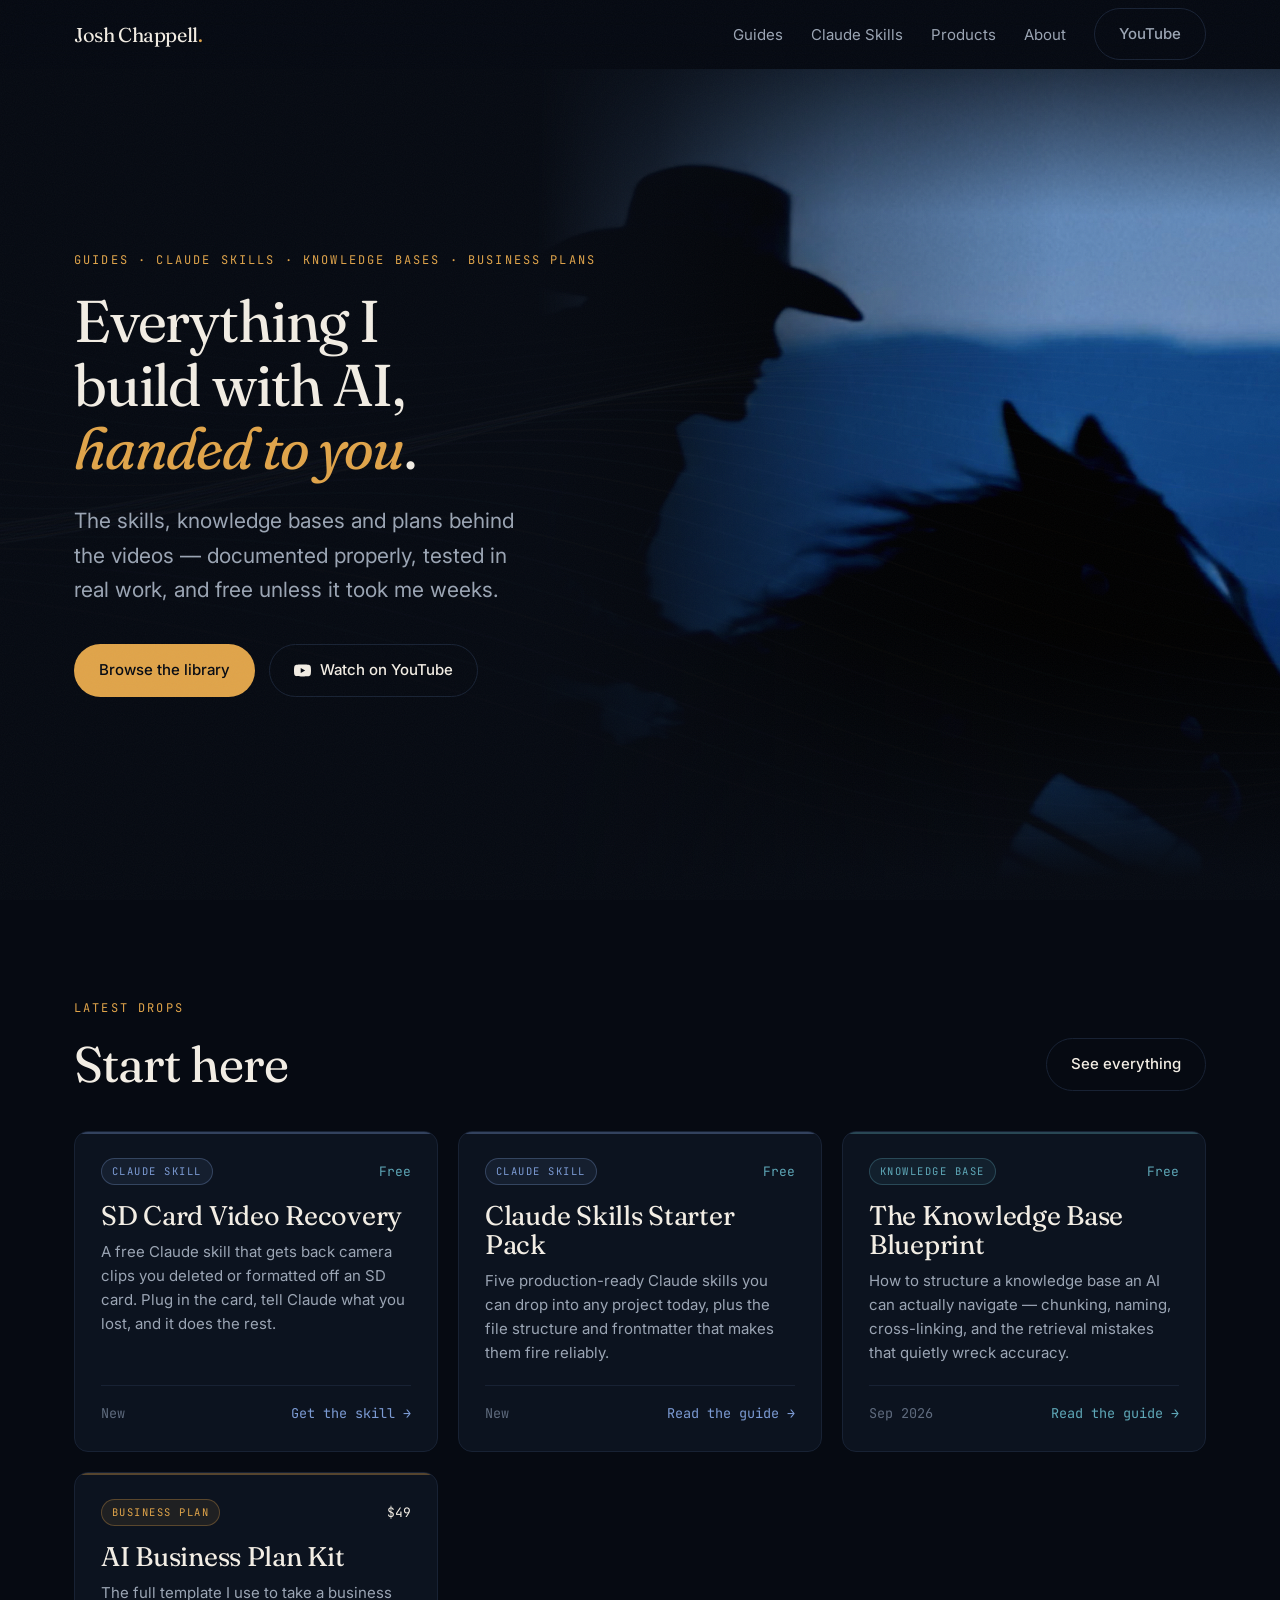
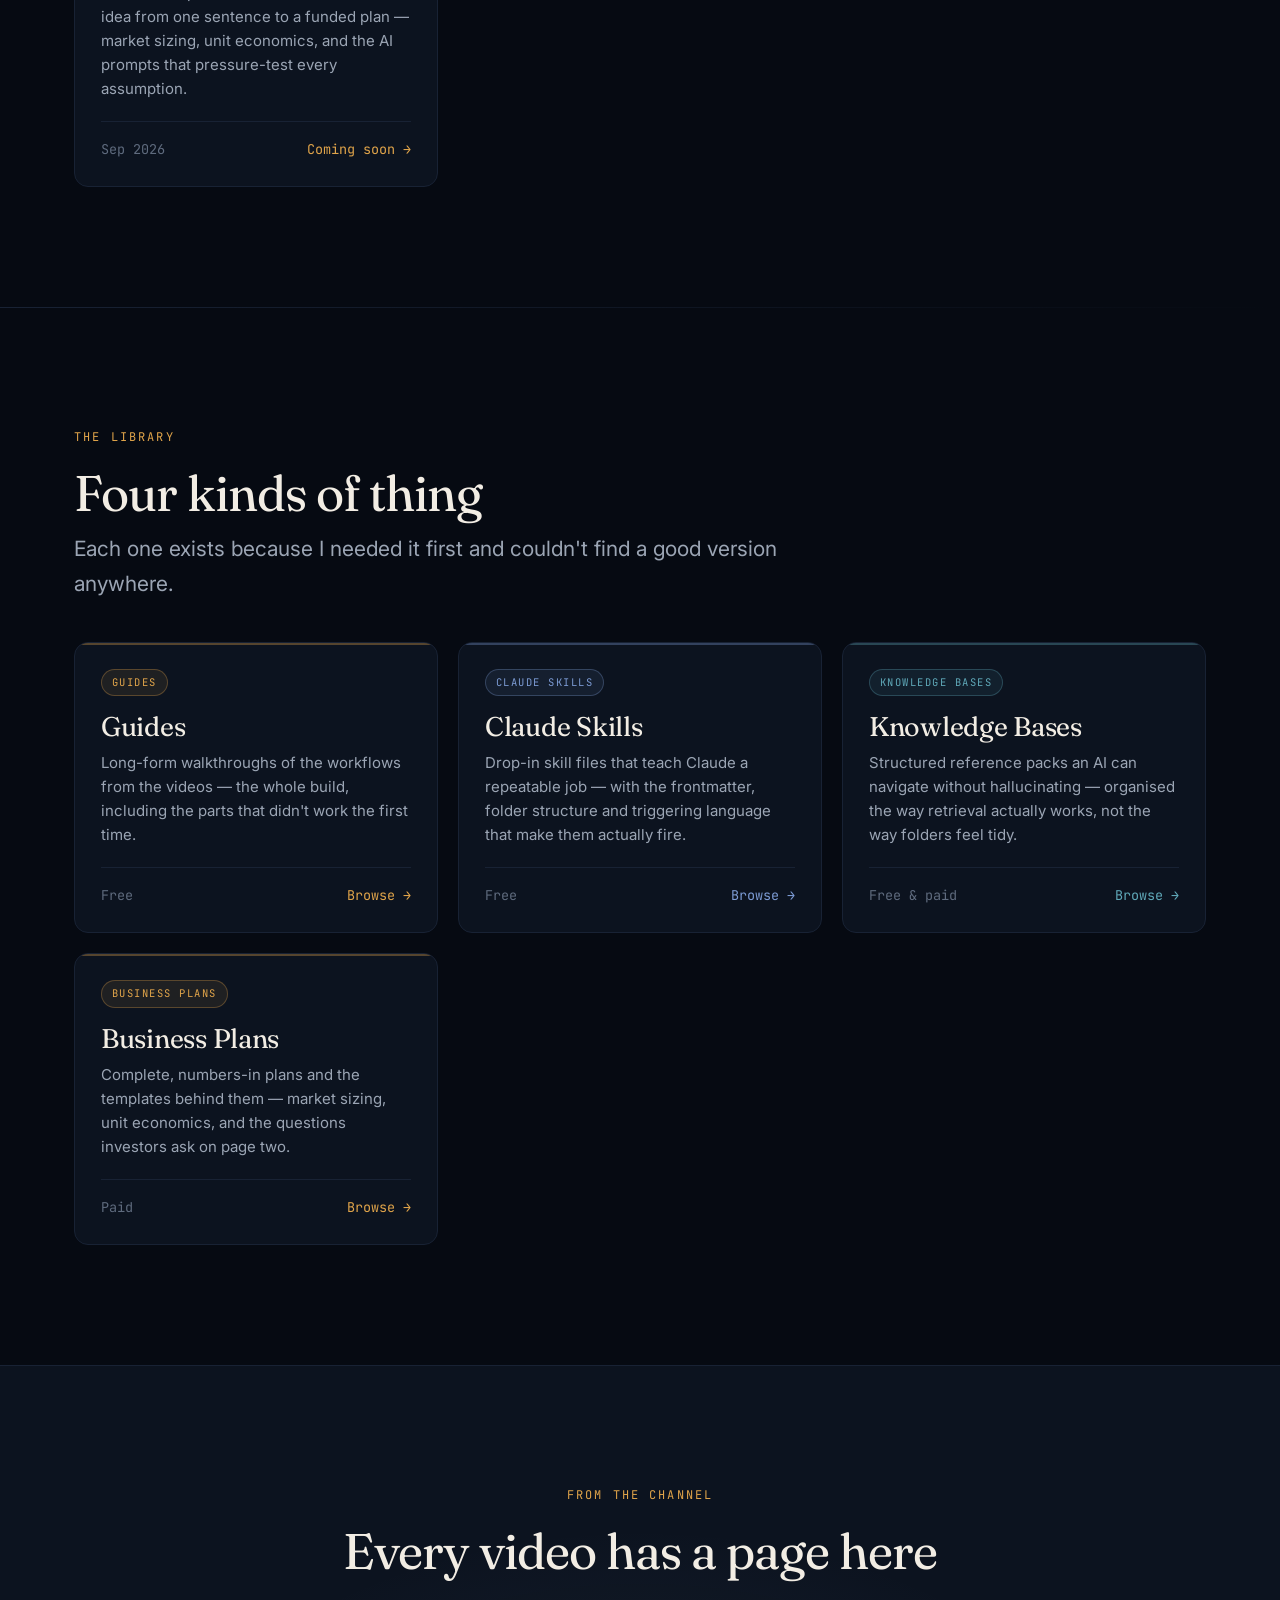
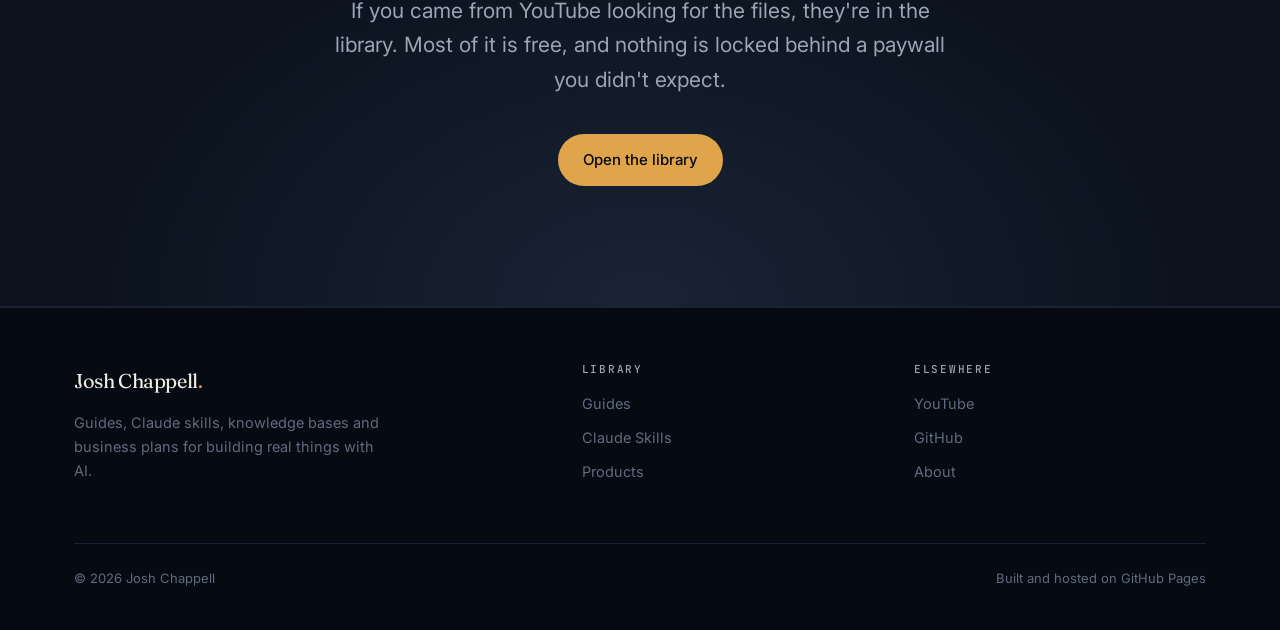
<file: index.html>
<!DOCTYPE html>
<html lang="en">
<head>
<meta charset="utf-8">
<meta name="viewport" content="width=device-width, initial-scale=1">
<title>Josh Chappell — AI Guides, Claude Skills &amp; Business Plans</title>
<meta name="description" content="Field-tested guides, Claude skills, knowledge bases and business plans for people building real things with AI. Free and paid resources from Josh Chappell.">
<link rel="canonical" href="https://jchappellmedia.github.io/">

<meta property="og:type" content="website">
<meta property="og:title" content="Josh Chappell — AI Guides, Claude Skills &amp; Business Plans">
<meta property="og:description" content="Field-tested guides, Claude skills, knowledge bases and business plans for people building real things with AI.">
<meta property="og:url" content="https://jchappellmedia.github.io/">
<meta property="og:image" content="https://jchappellmedia.github.io/assets/img/og.jpg">
<meta name="twitter:card" content="summary_large_image">

<link rel="icon" href="data:image/svg+xml,<svg xmlns='http://www.w3.org/2000/svg' viewBox='0 0 100 100'><rect width='100' height='100' rx='22' fill='%2308080C'/><text y='72' x='50' text-anchor='middle' font-size='62' font-family='Georgia,serif' fill='%23E0A44A'>J</text></svg>">

<link rel="preconnect" href="https://fonts.googleapis.com">
<link rel="preconnect" href="https://fonts.gstatic.com" crossorigin>
<link href="https://fonts.googleapis.com/css2?family=Fraunces:ital,opsz,wght@0,9..144,300..700;1,9..144,300..700&family=Inter:wght@400;500;600&family=JetBrains+Mono:wght@400;500&display=swap" rel="stylesheet">
<link rel="stylesheet" href="assets/css/site.css">
</head>
<body>

<header class="site-header">
  <div class="wrap nav">
    <a class="brand" href="index.html">Josh Chappell<span class="dot">.</span></a>
    <button class="nav-toggle" aria-label="Menu" aria-expanded="false">
      <svg width="24" height="24" viewBox="0 0 24 24" fill="none" stroke="currentColor" stroke-width="1.6">
        <path d="M3 6h18M3 12h18M3 18h18"/>
      </svg>
    </button>
    <ul class="nav-links">
      <li><a href="guides.html">Guides</a></li>
      <li><a href="skills.html">Claude Skills</a></li>
      <li><a href="products.html">Products</a></li>
      <li><a href="about.html">About</a></li>
      <li><a class="btn btn-ghost" href="https://youtube.com/@jchappellmedia" target="_blank" rel="noopener">YouTube</a></li>
    </ul>
  </div>
</header>

<main>

  <!-- ================= HERO ================= -->
  <section class="hero" id="hero">
    <div class="hero-photo" aria-hidden="true"></div>
    <div class="hero-veil" aria-hidden="true"></div>
    <canvas id="hero-canvas" aria-hidden="true"></canvas>
    <div class="wrap">
      <p class="eyebrow reveal">Guides &middot; Claude Skills &middot; Knowledge Bases &middot; Business Plans</p>
      <h1 class="reveal">Everything I build with AI, <em>handed to you</em>.</h1>
      <p class="lede reveal">The skills, knowledge bases and plans behind the videos — documented properly, tested in real work, and free unless it took me weeks.</p>
      <div class="hero-actions reveal">
        <a class="btn btn-primary" href="guides.html">Browse the library</a>
        <a class="btn btn-ghost" href="https://youtube.com/@jchappellmedia" target="_blank" rel="noopener">
          <svg width="17" height="17" viewBox="0 0 24 24" fill="currentColor" aria-hidden="true"><path d="M23.5 6.2a3 3 0 0 0-2.1-2.1C19.5 3.5 12 3.5 12 3.5s-7.5 0-9.4.6A3 3 0 0 0 .5 6.2C0 8.1 0 12 0 12s0 3.9.5 5.8a3 3 0 0 0 2.1 2.1c1.9.6 9.4.6 9.4.6s7.5 0 9.4-.6a3 3 0 0 0 2.1-2.1C24 15.9 24 12 24 12s0-3.9-.5-5.8ZM9.5 15.6V8.4l6.3 3.6-6.3 3.6Z"/></svg>
          Watch on YouTube
        </a>
      </div>
    </div>
  </section>

  <!-- ================= FEATURED ================= -->
  <section class="section" id="featured">
    <div class="wrap">
      <div class="section-head reveal">
        <div>
          <p class="eyebrow">Latest drops</p>
          <h2>Start here</h2>
        </div>
        <a class="btn btn-ghost" href="guides.html">See everything</a>
      </div>
      <div class="grid" data-grid="featured" data-limit="6"></div>
    </div>
  </section>

  <hr class="rule">

  <!-- ================= WHAT'S INSIDE ================= -->
  <section class="section">
    <div class="wrap">
      <div class="section-head reveal">
        <div>
          <p class="eyebrow">The library</p>
          <h2>Four kinds of thing</h2>
          <p class="lede">Each one exists because I needed it first and couldn't find a good version anywhere.</p>
        </div>
      </div>
      <div class="grid">
        <a class="card reveal" href="guides.html" style="--accent:var(--gold)">
          <div class="card-top"><span class="tag">Guides</span></div>
          <h3>Guides</h3>
          <p>Long-form walkthroughs of the workflows from the videos — the whole build, including the parts that didn't work the first time.</p>
          <div class="card-foot"><span>Free</span><span class="card-cta">Browse &rarr;</span></div>
        </a>
        <a class="card reveal" href="skills.html" style="--accent:var(--violet)">
          <div class="card-top"><span class="tag">Claude Skills</span></div>
          <h3>Claude Skills</h3>
          <p>Drop-in skill files that teach Claude a repeatable job — with the frontmatter, folder structure and triggering language that make them actually fire.</p>
          <div class="card-foot"><span>Free</span><span class="card-cta">Browse &rarr;</span></div>
        </a>
        <a class="card reveal" href="products.html#knowledge-base" style="--accent:var(--teal)">
          <div class="card-top"><span class="tag">Knowledge Bases</span></div>
          <h3>Knowledge Bases</h3>
          <p>Structured reference packs an AI can navigate without hallucinating — organised the way retrieval actually works, not the way folders feel tidy.</p>
          <div class="card-foot"><span>Free &amp; paid</span><span class="card-cta">Browse &rarr;</span></div>
        </a>
        <a class="card reveal" href="products.html#business-plan" style="--accent:var(--gold)">
          <div class="card-top"><span class="tag">Business Plans</span></div>
          <h3>Business Plans</h3>
          <p>Complete, numbers-in plans and the templates behind them — market sizing, unit economics, and the questions investors ask on page two.</p>
          <div class="card-foot"><span>Paid</span><span class="card-cta">Browse &rarr;</span></div>
        </a>
      </div>
    </div>
  </section>

  <!-- ================= CTA BAND ================= -->
  <section class="section band">
    <div class="wrap">
      <p class="eyebrow reveal">From the channel</p>
      <h2 class="reveal">Every video has a page here</h2>
      <p class="lede reveal">If you came from YouTube looking for the files, they're in the library. Most of it is free, and nothing is locked behind a paywall you didn't expect.</p>
      <div class="hero-actions reveal" style="justify-content:center">
        <a class="btn btn-primary" href="guides.html">Open the library</a>
      </div>
    </div>
  </section>

</main>

<footer class="site-footer">
  <div class="wrap">
    <div class="footer-grid">
      <div>
        <a class="brand" href="index.html">Josh Chappell<span class="dot">.</span></a>
        <p style="margin-top:14px;max-width:34ch">Guides, Claude skills, knowledge bases and business plans for building real things with AI.</p>
      </div>
      <div>
        <h4>Library</h4>
        <ul>
          <li><a href="guides.html">Guides</a></li>
          <li><a href="skills.html">Claude Skills</a></li>
          <li><a href="products.html">Products</a></li>
        </ul>
      </div>
      <div>
        <h4>Elsewhere</h4>
        <ul>
          <li><a href="https://youtube.com/@jchappellmedia" target="_blank" rel="noopener">YouTube</a></li>
          <li><a href="https://github.com/jchappellmedia" target="_blank" rel="noopener">GitHub</a></li>
          <li><a href="about.html">About</a></li>
        </ul>
      </div>
    </div>
    <div class="footer-bottom">
      <span>&copy; <span data-year>2026</span> Josh Chappell</span>
      <span>Built and hosted on GitHub Pages</span>
    </div>
  </div>
</footer>

<script src="assets/js/site.js"></script>
</body>
</html>
</file>
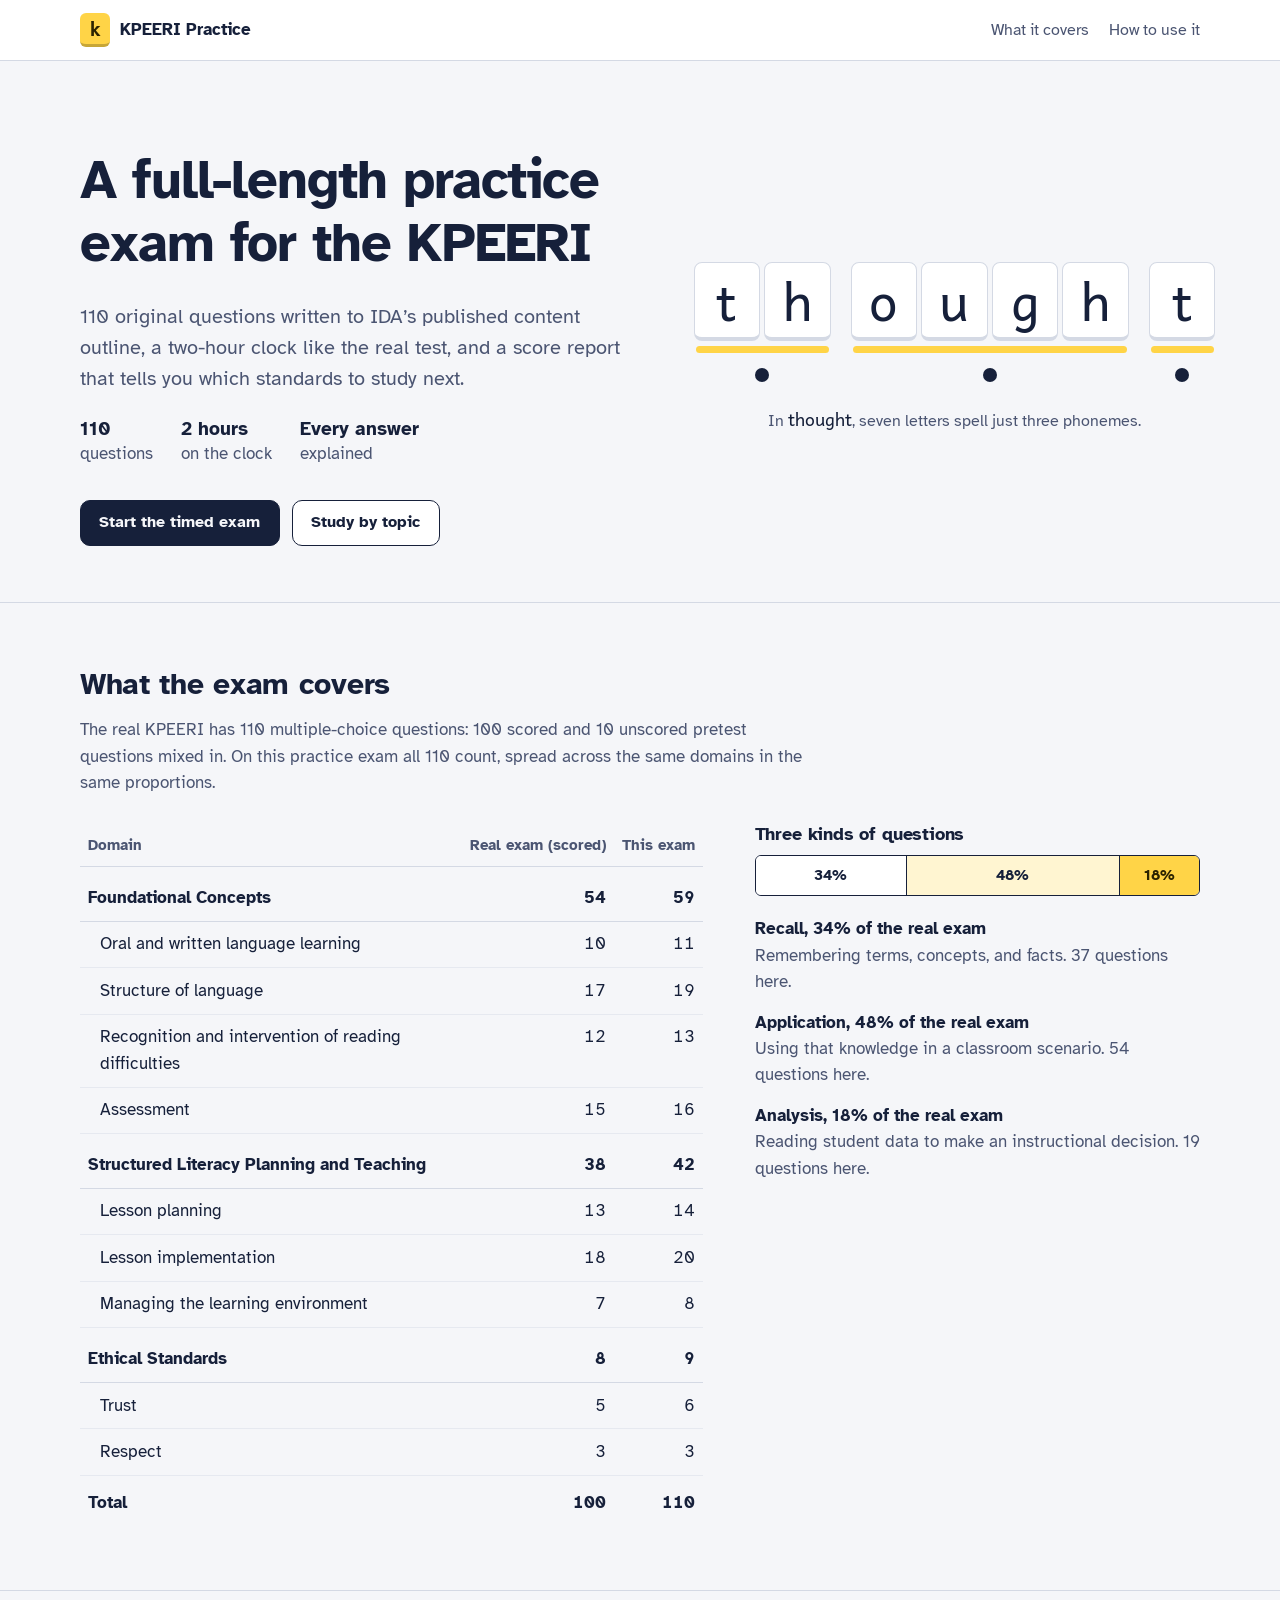
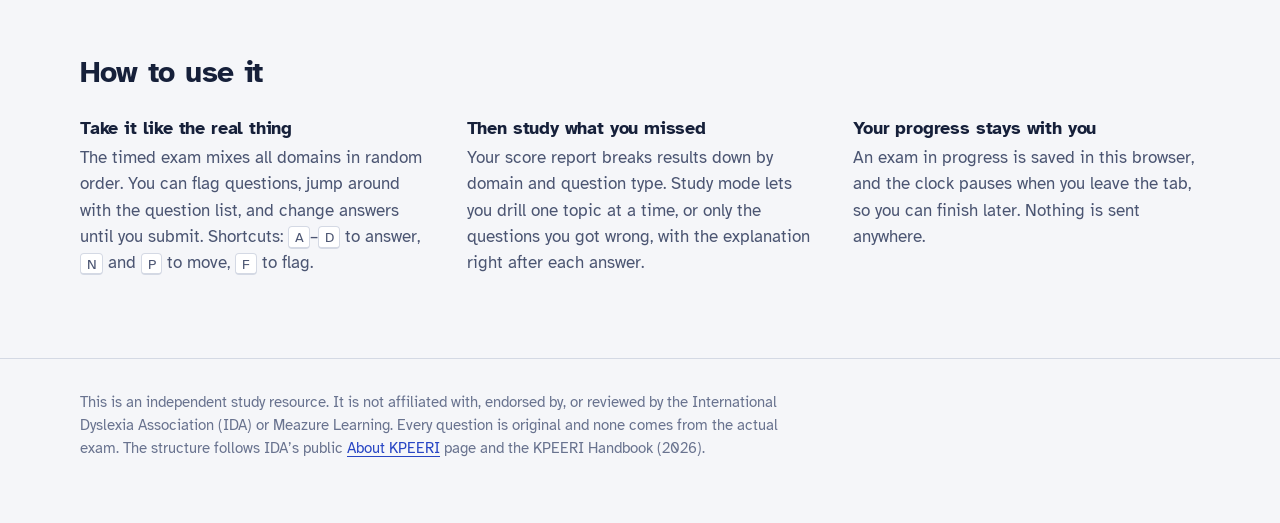
<file: kpeeri-practice-exam/index.html>
<!doctype html>
<html lang="en">
<head>
  <meta charset="utf-8">
  <meta name="viewport" content="width=device-width, initial-scale=1">
  <title>KPEERI Practice Exam</title>
  <meta name="description" content="A free, full-length KPEERI practice exam: 110 original questions written to the IDA content outline, a two-hour timer, and a score report by domain.">
  <meta property="og:title" content="KPEERI Practice Exam">
  <meta property="og:description" content="110 original questions written to the IDA KPEERI content outline, a two-hour timer, explanations for every answer, and a score report by domain.">
  <meta property="og:type" content="website">
  <meta name="theme-color" content="#16203A">
  <link rel="icon" href="assets/favicon.svg" type="image/svg+xml">
  <link rel="preconnect" href="https://fonts.googleapis.com">
  <link rel="preconnect" href="https://fonts.gstatic.com" crossorigin>
  <link href="https://fonts.googleapis.com/css2?family=Andika:wght@400;700&family=Atkinson+Hyperlegible:ital,wght@0,400;0,700;1,400&display=swap" rel="stylesheet">
  <link rel="stylesheet" href="assets/styles.css">
</head>
<body data-view="home">
  <a class="sr-only" href="#main">Skip to content</a>

  <header class="site-header">
    <div class="wrap">
      <button class="brand" type="button" data-action="home" aria-label="KPEERI Practice home">
        <span class="brand-tile" aria-hidden="true">k</span>
        <span>KPEERI Practice</span>
      </button>
      <nav class="site-nav" aria-label="Sections">
        <a href="#outline" data-home-link>What it covers</a>
        <a href="#about" data-home-link>How to use it</a>
      </nav>
    </div>
  </header>

  <main id="main">
    <!-- ============ HOME ============ -->
    <section id="view-home" class="view">
      <div class="hero">
        <div class="wrap">
          <div class="hero-copy">
            <h1>A full-length practice exam for the KPEERI</h1>
            <p class="lede">110 original questions written to IDA’s published content outline, a two-hour clock like the real test, and a score report that tells you which standards to study next.</p>

            <ul class="hero-facts">
              <li><strong id="fact-count">110</strong> questions</li>
              <li><strong>2 hours</strong> on the clock</li>
              <li><strong>Every answer</strong> explained</li>
            </ul>

            <div id="resume" class="resume" hidden>
              <p id="resume-text"></p>
              <div class="actions">
                <button class="btn primary" type="button" data-action="resume">Resume exam</button>
                <button class="link-btn danger" type="button" data-action="discard">Discard it</button>
              </div>
            </div>

            <div class="actions">
              <button class="btn primary" type="button" id="btn-start" data-action="start">Start the timed exam</button>
              <button class="btn" type="button" data-action="study-setup">Study by topic</button>
              <button class="link-btn" type="button" id="btn-last" data-action="last" hidden>See your last score report</button>
            </div>
          </div>

          <figure class="word-map" aria-label="The word thought, mapped: seven letters spell three graphemes, th, ough, and t, and three phonemes.">
            <div class="tiles" aria-hidden="true">
              <div class="unit"><div class="unit-letters"><span class="tile">t</span><span class="tile">h</span></div><span class="dot"></span></div>
              <div class="unit"><div class="unit-letters"><span class="tile">o</span><span class="tile">u</span><span class="tile">g</span><span class="tile">h</span></div><span class="dot"></span></div>
              <div class="unit"><div class="unit-letters"><span class="tile">t</span></div><span class="dot"></span></div>
            </div>
            <figcaption>In <em>thought</em>, seven letters spell just three phonemes.</figcaption>
          </figure>
        </div>
      </div>

      <section class="section" id="history-section" hidden aria-labelledby="history-title">
        <div class="wrap">
          <div class="section-head">
            <h2 id="history-title">Your past exams</h2>
            <p>Saved in this browser only.</p>
          </div>
          <div class="table-wrap measure">
            <table class="history-table">
              <thead><tr><th scope="col">Date</th><th scope="col" class="num">Score</th><th scope="col" class="num">Percent</th><th scope="col" class="num">Time used</th></tr></thead>
              <tbody id="history-body"></tbody>
            </table>
          </div>
          <p><button class="link-btn danger" type="button" data-action="clear-history">Clear history and missed questions</button></p>
        </div>
      </section>

      <section class="section" id="outline" aria-labelledby="outline-title">
        <div class="wrap">
          <div class="section-head measure">
            <h2 id="outline-title">What the exam covers</h2>
            <p>The real KPEERI has 110 multiple-choice questions: 100 scored and 10 unscored pretest questions mixed in. On this practice exam all 110 count, spread across the same domains in the same proportions.</p>
          </div>
          <div class="outline-grid">
            <div class="table-wrap">
              <table class="outline-table">
                <thead><tr><th scope="col">Domain</th><th scope="col" class="num">Real exam (scored)</th><th scope="col" class="num">This exam</th></tr></thead>
                <tbody id="outline-body"></tbody>
                <tfoot><tr><th scope="row">Total</th><td class="num">100</td><td class="num" id="outline-total">110</td></tr></tfoot>
              </table>
            </div>
            <div>
              <h3>Three kinds of questions</h3>
              <div class="levels-bar" role="img" aria-label="Recall 34 percent, application 48 percent, analysis 18 percent">
                <span class="lv-recall" style="flex: 34">34%</span>
                <span class="lv-application" style="flex: 48">48%</span>
                <span class="lv-analysis" style="flex: 18">18%</span>
              </div>
              <ul class="level-list" id="level-list"></ul>
            </div>
          </div>
        </div>
      </section>

      <section class="section" id="about" aria-labelledby="about-title">
        <div class="wrap">
          <div class="section-head measure">
            <h2 id="about-title">How to use it</h2>
          </div>
          <div class="about-grid">
            <div>
              <h3>Take it like the real thing</h3>
              <p>The timed exam mixes all domains in random order. You can flag questions, jump around with the question list, and change answers until you submit. Shortcuts: <kbd>A</kbd>–<kbd>D</kbd> to answer, <kbd>N</kbd> and <kbd>P</kbd> to move, <kbd>F</kbd> to flag.</p>
            </div>
            <div>
              <h3>Then study what you missed</h3>
              <p>Your score report breaks results down by domain and question type. Study mode lets you drill one topic at a time, or only the questions you got wrong, with the explanation right after each answer.</p>
            </div>
            <div>
              <h3>Your progress stays with you</h3>
              <p>An exam in progress is saved in this browser, and the clock pauses when you leave the tab, so you can finish later. Nothing is sent anywhere.</p>
            </div>
          </div>
        </div>
      </section>

      <footer class="site-footer">
        <div class="wrap">
          <p>This is an independent study resource. It is not affiliated with, endorsed by, or reviewed by the International Dyslexia Association (IDA) or Meazure Learning. Every question is original and none comes from the actual exam. The structure follows IDA’s public <a href="https://dyslexiaida.org/about-kpeeri/" rel="noopener">About KPEERI</a> page and the KPEERI Handbook (2026).</p>
        </div>
      </footer>
    </section>

    <!-- ============ EXAM ============ -->
    <section id="view-exam" class="view" hidden aria-label="Timed exam">
      <div class="exam-bar">
        <div class="wrap">
          <p class="exam-count" style="margin:0"><strong>Question <span id="ex-num">1</span></strong> of <span id="ex-total">110</span></p>
          <div class="timer" id="ex-timer" role="timer" aria-label="Time remaining">2:00:00</div>
          <div class="exam-tools">
            <button class="btn small quiet" type="button" id="ex-flag" aria-pressed="false">Flag</button>
            <button class="btn small quiet" type="button" data-action="open-nav">Question list</button>
            <button class="btn small quiet" type="button" data-action="pause">Pause</button>
          </div>
        </div>
        <div class="progress-track" aria-hidden="true"><div class="progress-fill" id="ex-progress"></div></div>
      </div>
      <div class="q-shell" id="ex-q" aria-live="polite"></div>
      <nav class="exam-nav" aria-label="Question navigation">
        <button class="btn" type="button" id="ex-prev">Previous</button>
        <button class="btn primary" type="button" id="ex-next">Next</button>
      </nav>
      <div class="exam-foot">
        <span id="ex-answered">0 answered</span>
        <button class="link-btn" type="button" data-action="finish">Review and submit</button>
      </div>
      <p class="sr-only" id="ex-announce" aria-live="assertive"></p>
    </section>

    <!-- ============ STUDY SETUP ============ -->
    <section id="view-study-setup" class="view" hidden aria-labelledby="setup-title">
      <div class="setup">
        <div class="wrap">
          <div class="section-head measure">
            <h1 id="setup-title">Study by topic</h1>
            <p>Untimed. You’ll see whether you were right, and why, after each question.</p>
          </div>
          <form id="study-form" novalidate>
            <fieldset>
              <legend>Topics</legend>
              <div id="study-topics"></div>
            </fieldset>
            <fieldset>
              <legend>Which questions</legend>
              <label class="check"><input type="radio" name="src" value="all" checked> <span>Every question in the topics I picked</span></label>
              <label class="check"><input type="radio" name="src" value="missed" id="src-missed"> <span id="src-missed-label">Only questions I’ve missed</span></label>
              <div class="inline-field" style="margin-top:0.75rem">
                <label for="study-count">How many</label>
                <select id="study-count" name="count">
                  <option value="all">All of them</option>
                  <option value="10">10</option>
                  <option value="25">25</option>
                  <option value="50">50</option>
                </select>
              </div>
            </fieldset>
            <p id="study-summary" class="note" aria-live="polite"></p>
            <div class="actions">
              <button class="btn primary" type="submit" id="study-go">Start studying</button>
              <button class="btn quiet" type="button" data-action="home">Back</button>
            </div>
          </form>
        </div>
      </div>
    </section>

    <!-- ============ STUDY ============ -->
    <section id="view-study" class="view" hidden aria-label="Study session">
      <div class="exam-bar study-bar">
        <div class="wrap">
          <p class="exam-count" style="margin:0"><strong id="st-progress">Question 1 of 10</strong></p>
          <p class="exam-count" style="margin:0" id="st-score">0 correct so far</p>
          <div class="exam-tools">
            <button class="btn small quiet" type="button" data-action="end-study">End session</button>
          </div>
        </div>
        <div class="progress-track" aria-hidden="true"><div class="progress-fill" id="st-bar"></div></div>
      </div>
      <div class="q-shell" id="st-q"></div>
      <nav class="exam-nav" aria-label="Study controls">
        <span></span>
        <button class="btn primary" type="button" id="st-action" disabled>Check answer</button>
      </nav>
    </section>

    <!-- ============ RESULTS ============ -->
    <section id="view-results" class="view" hidden aria-labelledby="res-title">
      <div class="wrap">
        <div class="results-head">
          <h1 id="res-title">Your results</h1>
          <ul class="score-line" id="res-line"></ul>
          <div id="res-notes"></div>
          <div class="actions" style="margin-top:1.25rem">
            <button class="btn primary" type="button" data-action="start">Take the exam again</button>
            <button class="btn" type="button" data-action="study-missed" id="res-study-missed">Study the ones I missed</button>
            <button class="btn quiet" type="button" data-action="home">Home</button>
          </div>
        </div>

        <div class="results-grid">
          <div>
            <h2>By domain</h2>
            <div class="table-wrap">
              <table class="bd-table">
                <thead><tr><th scope="col">Area</th><th scope="col" class="num">Correct</th><th scope="col" class="bar-cell"><span class="sr-only">Score bar</span></th></tr></thead>
                <tbody id="res-domains"></tbody>
              </table>
            </div>
          </div>
          <div>
            <div class="study-next" id="res-next" hidden>
              <h2 style="font-size:1.3rem">Study these first</h2>
              <ol id="res-next-list"></ol>
              <button class="btn small" type="button" data-action="study-weak">Study these areas</button>
            </div>
            <h2 style="margin-top:2rem">By question type</h2>
            <div class="table-wrap">
              <table class="bd-table">
                <thead><tr><th scope="col">Type</th><th scope="col" class="num">Correct</th><th scope="col" class="bar-cell"><span class="sr-only">Score bar</span></th></tr></thead>
                <tbody id="res-levels"></tbody>
              </table>
            </div>
          </div>
        </div>

        <section class="review" aria-labelledby="review-title">
          <h2 id="review-title">Review every question</h2>
          <div class="filter" role="group" aria-label="Show">
            <button type="button" data-filter="all" aria-pressed="true">All</button>
            <button type="button" data-filter="incorrect" aria-pressed="false">Missed</button>
            <button type="button" data-filter="flagged" aria-pressed="false">Flagged</button>
            <button type="button" data-filter="correct" aria-pressed="false">Correct</button>
          </div>
          <div class="rv-list" id="res-review"></div>
        </section>
      </div>
    </section>
  </main>

  <!-- ============ DIALOGS ============ -->
  <dialog id="dlg-nav" aria-labelledby="nav-title">
    <div class="nav-head">
      <h2 id="nav-title">Question list</h2>
      <form method="dialog"><button class="btn small quiet" value="close">Close</button></form>
    </div>
    <ul class="nav-legend">
      <li><i class="lg-answered"></i><span id="lg-answered">0</span> answered</li>
      <li><i class="lg-flagged"></i><span id="lg-flagged">0</span> flagged</li>
      <li><i></i><span id="lg-open">110</span> not answered</li>
    </ul>
    <div class="nav-grid" id="nav-grid"></div>
  </dialog>

  <dialog id="dlg-submit" aria-labelledby="submit-title">
    <form method="dialog">
      <h2 id="submit-title">Submit your exam?</h2>
      <p id="submit-body"></p>
      <div class="actions">
        <button class="btn quiet" value="list" type="submit">Open question list</button>
        <button class="btn quiet" value="cancel" type="submit">Keep working</button>
        <button class="btn primary" value="submit" type="submit">Submit exam</button>
      </div>
    </form>
  </dialog>

  <dialog id="dlg-pause" aria-labelledby="pause-title">
    <form method="dialog" class="pause-body">
      <h2 id="pause-title">Exam paused</h2>
      <p>The clock is stopped at <strong id="pause-time">2:00:00</strong>. Your answers are saved.</p>
      <div class="actions" style="justify-content:center">
        <button class="btn quiet" value="exit" type="submit">Save and exit</button>
        <button class="btn primary" value="resume" type="submit">Resume</button>
      </div>
    </form>
  </dialog>

  <dialog id="dlg-confirm" aria-labelledby="cf-title">
    <form method="dialog">
      <h2 id="cf-title"></h2>
      <p id="cf-body"></p>
      <div class="actions">
        <button class="btn quiet" value="cancel" type="submit" id="cf-cancel">Cancel</button>
        <button class="btn primary" value="ok" type="submit" id="cf-ok">OK</button>
      </div>
    </form>
  </dialog>

  <noscript><p class="wrap">This practice exam needs JavaScript turned on.</p></noscript>
  <script src="data/questions.js"></script>
  <script src="assets/app.js"></script>
</body>
</html>
</file>
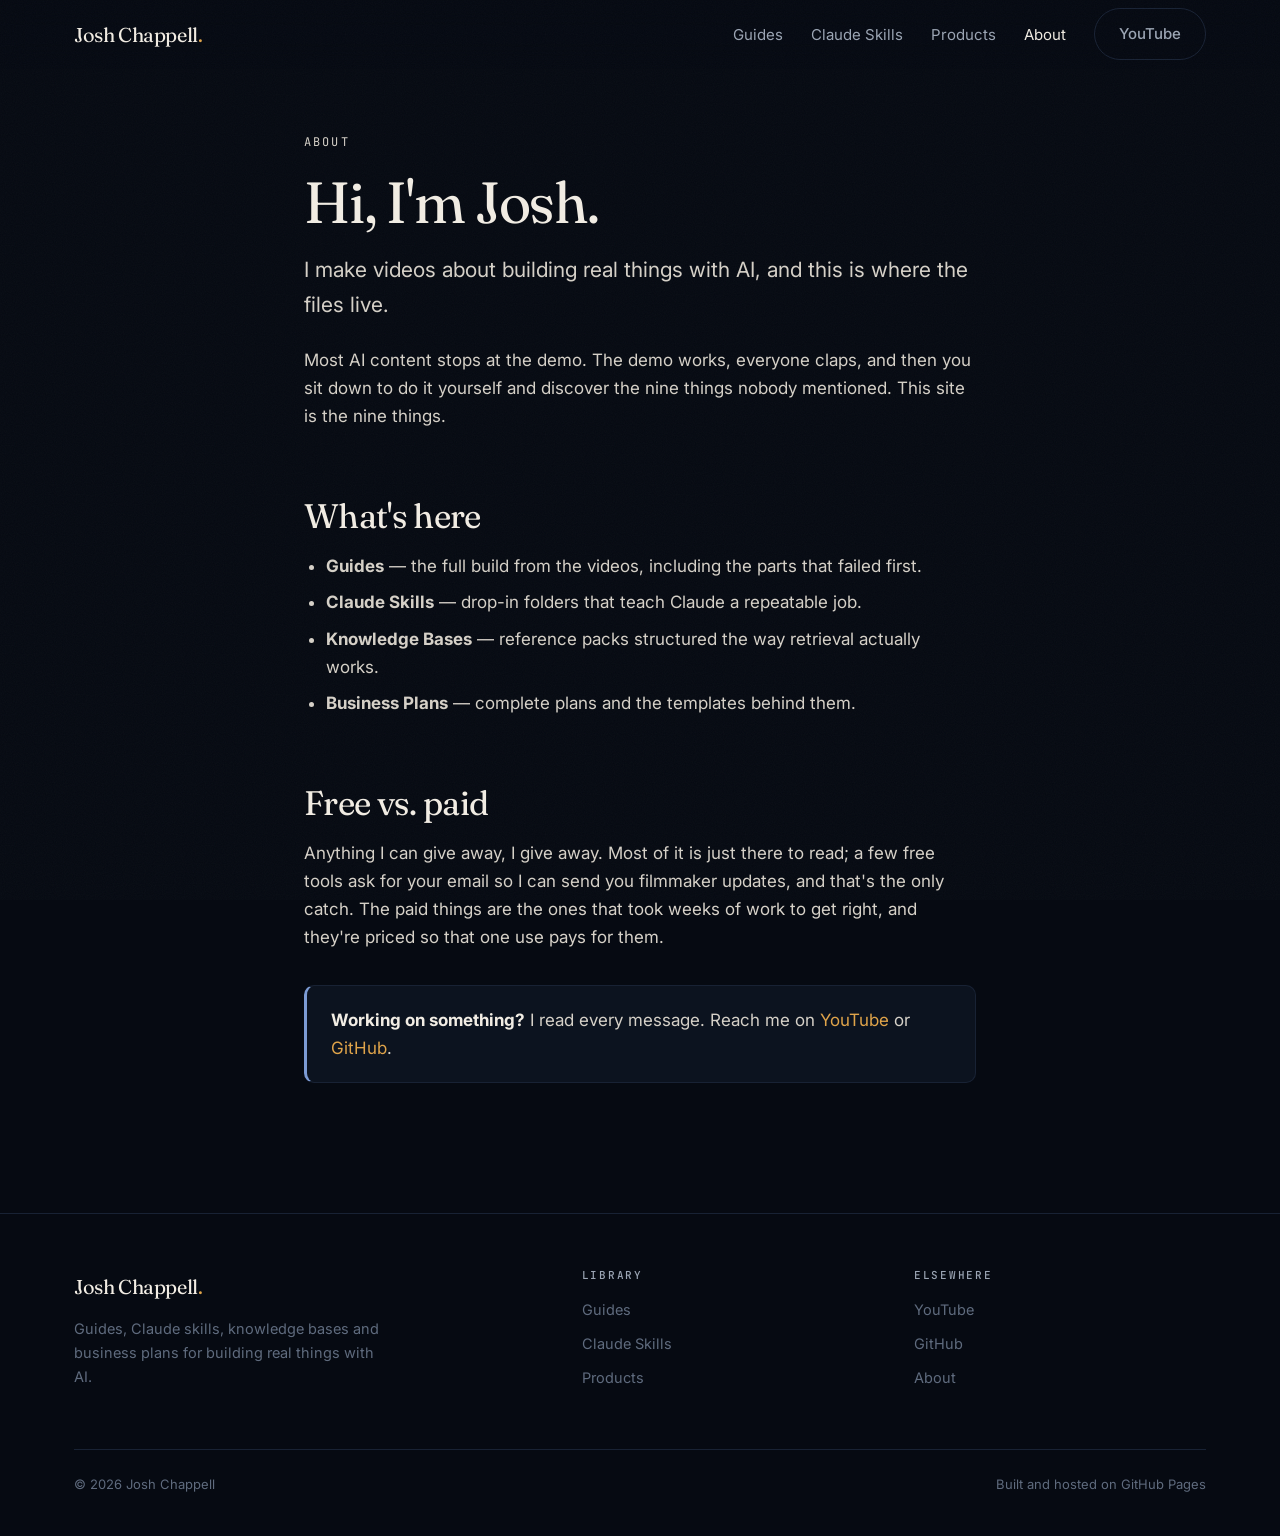
<file: about.html>
<!DOCTYPE html>
<html lang="en">
<head>
<meta charset="utf-8">
<meta name="viewport" content="width=device-width, initial-scale=1">
<title>About — Josh Chappell</title>
<meta name="description" content="Who I am, what this site is for, and how to get in touch.">
<link rel="canonical" href="https://jchappellmedia.github.io/about.html">

<meta property="og:type" content="website">
<meta property="og:title" content="About — Josh Chappell">
<meta property="og:description" content="Who I am, what this site is for, and how to get in touch.">
<meta property="og:url" content="https://jchappellmedia.github.io/about.html">
<meta property="og:image" content="https://jchappellmedia.github.io/assets/img/og.jpg">
<meta name="twitter:card" content="summary_large_image">

<link rel="icon" href="data:image/svg+xml,<svg xmlns='http://www.w3.org/2000/svg' viewBox='0 0 100 100'>

<link rel="preconnect" href="https://fonts.googleapis.com">
<link rel="preconnect" href="https://fonts.gstatic.com" crossorigin>
<link href="https://fonts.googleapis.com/css2?family=Fraunces:ital,opsz,wght@0,9..144,300..700;1,9..144,300..700&family=Inter:wght@400;500;600&family=JetBrains+Mono:wght@400;500&display=swap" rel="stylesheet">
<link rel="stylesheet" href="assets/css/site.css">
</head>
<body>

<header class="site-header">
  <div class="wrap nav">
    <a class="brand" href="index.html">Josh Chappell<span class="dot">.</span></a>
    <button class="nav-toggle" aria-label="Menu" aria-expanded="false">
      <svg width="24" height="24" viewBox="0 0 24 24" fill="none" stroke="currentColor" stroke-width="1.6">
        <path d="M3 6h18M3 12h18M3 18h18"/>
      </svg>
    </button>
    <ul class="nav-links">
      <li><a href="guides.html">Guides</a></li>
      <li><a href="skills.html">Claude Skills</a></li>
      <li><a href="products.html">Products</a></li>
      <li><a href="about.html">About</a></li>
      <li><a class="btn btn-ghost" href="https://youtube.com/@jchappellmedia" target="_blank" rel="noopener">YouTube</a></li>
    </ul>
  </div>
</header>

<main>

  <article class="wrap article">
    <p class="eyebrow">About</p>
    <h1>Hi, I'm Josh.</h1>
    <p class="lede">I make videos about building real things with AI, and this is where the files live.</p>

    <p>Most AI content stops at the demo. The demo works, everyone claps, and then you sit down to do it yourself and discover the nine things nobody mentioned. This site is the nine things.</p>

    <h2>What's here</h2>
    <ul>
      <li><strong>Guides</strong> — the full build from the videos, including the parts that failed first.</li>
      <li><strong>Claude Skills</strong> — drop-in folders that teach Claude a repeatable job.</li>
      <li><strong>Knowledge Bases</strong> — reference packs structured the way retrieval actually works.</li>
      <li><strong>Business Plans</strong> — complete plans and the templates behind them.</li>
    </ul>

    <h2>Free vs. paid</h2>
    <p>Anything I can give away, I give away. Most of it is just there to read; a few free tools ask for your email so I can send you filmmaker updates, and that's the only catch. The paid things are the ones that took weeks of work to get right, and they're priced so that one use pays for them.</p>

    <div class="callout">
      <p><strong>Working on something?</strong> I read every message. Reach me on
      <a href="https://youtube.com/@jchappellmedia" target="_blank" rel="noopener">YouTube</a> or
      <a href="https://github.com/jchappellmedia" target="_blank" rel="noopener">GitHub</a>.</p>
    </div>
  </article>
</main>

<footer class="site-footer">
  <div class="wrap">
    <div class="footer-grid">
      <div>
        <a class="brand" href="index.html">Josh Chappell<span class="dot">.</span></a>
        <p style="margin-top:14px;max-width:34ch">Guides, Claude skills, knowledge bases and business plans for building real things with AI.</p>
      </div>
      <div>
        <h4>Library</h4>
        <ul>
          <li><a href="guides.html">Guides</a></li>
          <li><a href="skills.html">Claude Skills</a></li>
          <li><a href="products.html">Products</a></li>
        </ul>
      </div>
      <div>
        <h4>Elsewhere</h4>
        <ul>
          <li><a href="https://youtube.com/@jchappellmedia" target="_blank" rel="noopener">YouTube</a></li>
          <li><a href="https://github.com/jchappellmedia" target="_blank" rel="noopener">GitHub</a></li>
          <li><a href="about.html">About</a></li>
        </ul>
      </div>
    </div>
    <div class="footer-bottom">
      <span>&copy; <span data-year>2026</span> Josh Chappell</span>
      <span>Built and hosted on GitHub Pages</span>
    </div>
  </div>
</footer>

<script src="assets/js/site.js"></script>
</body>
</html>
</file>
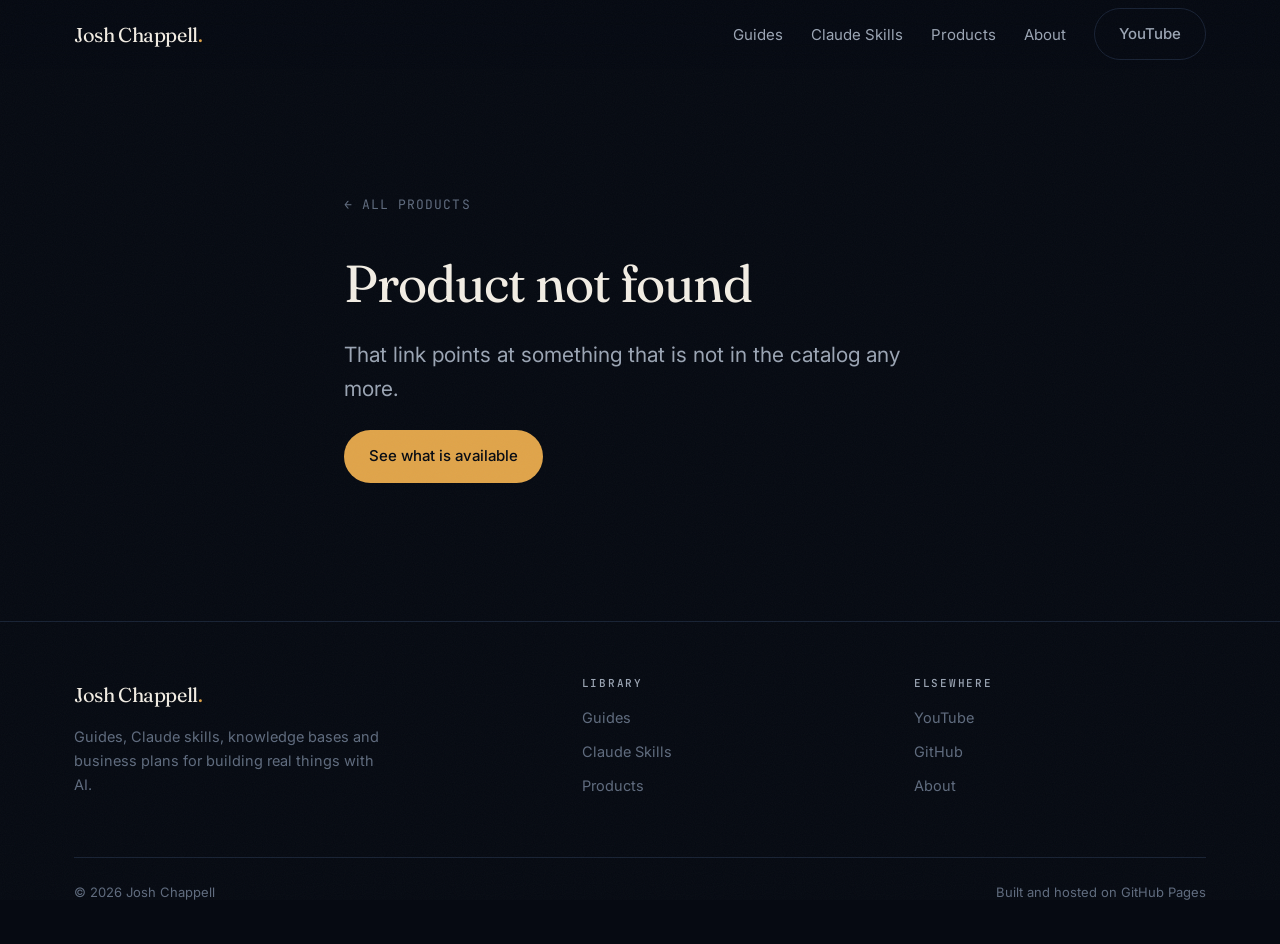
<file: checkout.html>
<!DOCTYPE html>
<html lang="en">
<head>
<meta charset="utf-8">
<meta name="viewport" content="width=device-width, initial-scale=1">
<title>Checkout — Josh Chappell</title>
<meta name="description" content="Secure checkout, handled by Stripe.">
<meta name="robots" content="noindex">
<link rel="icon" href="data:image/svg+xml,<svg xmlns='http://www.w3.org/2000/svg' viewBox='0 0 100 100'>
<link rel="preconnect" href="https://fonts.googleapis.com">
<link rel="preconnect" href="https://fonts.gstatic.com" crossorigin>
<link href="https://fonts.googleapis.com/css2?family=Fraunces:ital,opsz,wght@0,9..144,300..700;1,9..144,300..700&family=Inter:wght@400;500;600&family=JetBrains+Mono:wght@400;500&display=swap" rel="stylesheet">
<link rel="stylesheet" href="assets/css/site.css">
<script async src="https://js.stripe.com/v3/buy-button.js"></script>
</head>
<body>

<header class="site-header">
  <div class="wrap nav">
    <a class="brand" href="index.html">Josh Chappell<span class="dot">.</span></a>
    <button class="nav-toggle" aria-label="Menu" aria-expanded="false">
      <svg width="24" height="24" viewBox="0 0 24 24" fill="none" stroke="currentColor" stroke-width="1.6">
        <path d="M3 6h18M3 12h18M3 18h18"/>
      </svg>
    </button>
    <ul class="nav-links">
      <li><a href="guides.html">Guides</a></li>
      <li><a href="skills.html">Claude Skills</a></li>
      <li><a href="products.html">Products</a></li>
      <li><a href="about.html">About</a></li>
      <li><a class="btn btn-ghost" href="https://youtube.com/@jchappellmedia" target="_blank" rel="noopener">YouTube</a></li>
    </ul>
  </div>
</header>

<main>
  <section class="section">
    <div class="wrap checkout">
      <a class="back-link" href="products.html">&larr; All products</a>
      <div id="checkout-body">
        <p class="empty">Loading&hellip;</p>
      </div>
    </div>
  </section>
</main>

<footer class="site-footer">
  <div class="wrap">
    <div class="footer-grid">
      <div>
        <a class="brand" href="index.html">Josh Chappell<span class="dot">.</span></a>
        <p style="margin-top:14px;max-width:34ch">Guides, Claude skills, knowledge bases and business plans for building real things with AI.</p>
      </div>
      <div>
        <h4>Library</h4>
        <ul>
          <li><a href="guides.html">Guides</a></li>
          <li><a href="skills.html">Claude Skills</a></li>
          <li><a href="products.html">Products</a></li>
        </ul>
      </div>
      <div>
        <h4>Elsewhere</h4>
        <ul>
          <li><a href="https://youtube.com/@jchappellmedia" target="_blank" rel="noopener">YouTube</a></li>
          <li><a href="https://github.com/jchappellmedia" target="_blank" rel="noopener">GitHub</a></li>
          <li><a href="about.html">About</a></li>
        </ul>
      </div>
    </div>
    <div class="footer-bottom">
      <span>&copy; <span data-year>2026</span> Josh Chappell</span>
      <span>Built and hosted on GitHub Pages</span>
    </div>
  </div>
</footer>

<script>
/* Runs before site.js finishes fetching, so it registers a callback
   that site.js fires once the catalog is in memory. */
window.onCatalogReady = function (catalog) {
  var body = document.getElementById('checkout-body');
  var id = new URLSearchParams(location.search).get('id');
  var item = (catalog.items || []).filter(function (i) { return i.id === id; })[0];

  if (!item) {
    body.innerHTML = '<h1>Product not found</h1>' +
      '<p class="lede">That link points at something that is not in the catalog any more.</p>' +
      '<p><a class="btn btn-primary" href="products.html">See what is available</a></p>';
    return;
  }

  var key = (catalog.stripe || {}).publishableKey;
  var esc = function (t) { return String(t == null ? '' : t)
    .replace(/[&<>"']/g, function (c) {
      return { '&':'&amp;','<':'&lt;','>':'&gt;','"':'&quot;',"'":'&#39;' }[c]; }); };

  var buy;
  if (item.stripeBuyButtonId && key) {
    buy = '<stripe-buy-button buy-button-id="' + esc(item.stripeBuyButtonId) +
          '" publishable-key="' + esc(key) + '"></stripe-buy-button>';
  } else if (/^https?:/.test(item.url || '')) {
    buy = '<a class="btn btn-primary" href="' + esc(item.url) +
          '" target="_blank" rel="noopener">' + esc(item.cta || 'Buy now') + '</a>';
  } else {
    /* Misconfigured rather than broken - say so plainly instead of
       showing a dead button. */
    buy = '<div class="callout"><p><strong>Checkout is not connected yet.</strong> ' +
          'Add this product\'s <code>stripeBuyButtonId</code> and your ' +
          '<code>stripe.publishableKey</code> in <code>assets/data/catalog.json</code>, ' +
          'or give the item a Stripe Payment Link as its <code>url</code>.</p></div>';
  }

  body.innerHTML =
    '<p class="eyebrow">' + esc(item.price || '') + '</p>' +
    '<h1>' + esc(item.title) + '</h1>' +
    '<p class="lede">' + esc(item.blurb) + '</p>' +
    '<div class="buy-slot">' + buy + '</div>' +
    '<p class="checkout-note">Payment is handled entirely by Stripe. ' +
    'Your card details never touch this site.</p>';
};
</script>
<script src="assets/js/site.js"></script>
</body>
</html>
</file>
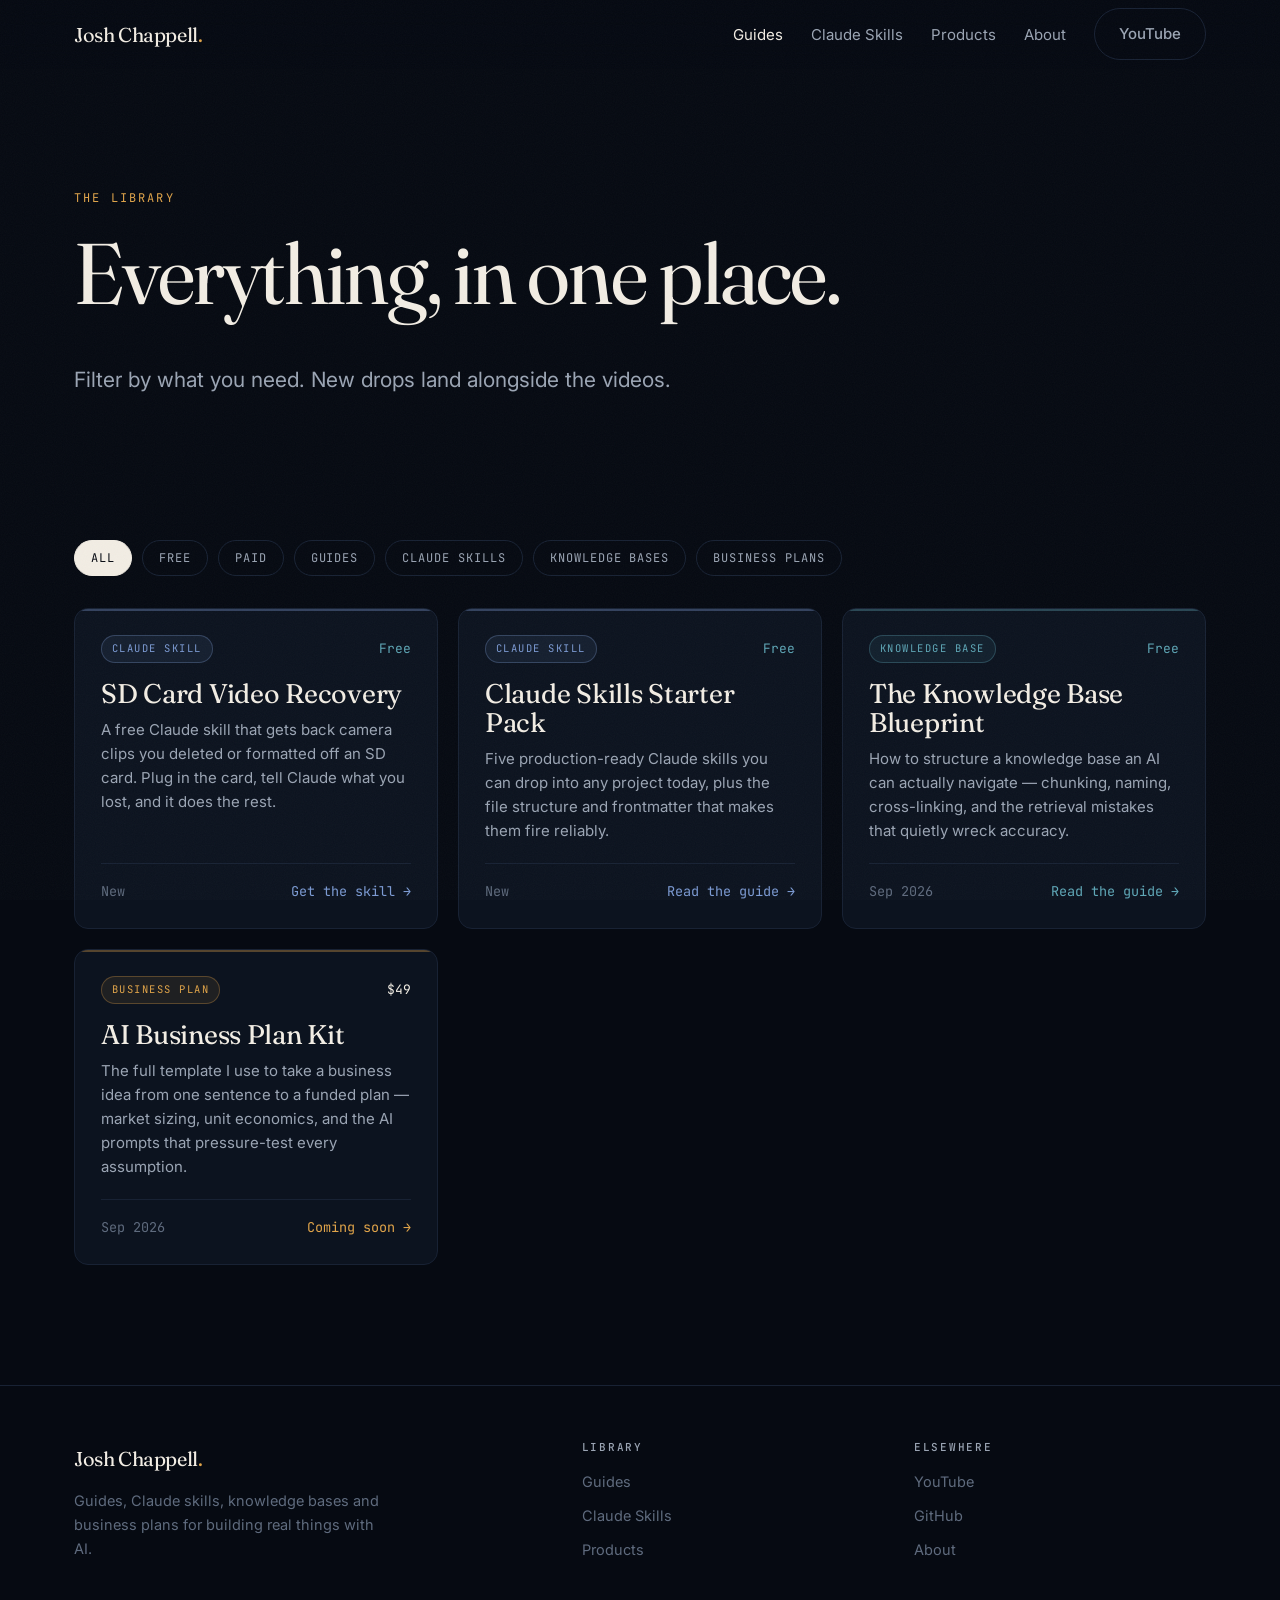
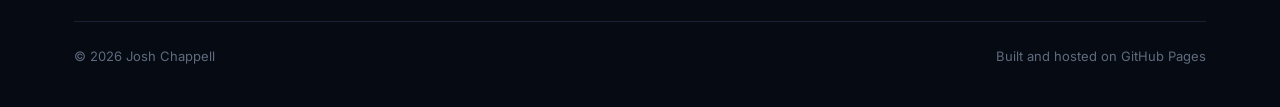
<file: guides.html>
<!DOCTYPE html>
<html lang="en">
<head>
<meta charset="utf-8">
<meta name="viewport" content="width=device-width, initial-scale=1">
<title>Guides &amp; Library — Josh Chappell</title>
<meta name="description" content="Every guide, Claude skill, knowledge base and business plan in one place. Free and paid resources for building real things with AI.">
<link rel="canonical" href="https://jchappellmedia.github.io/guides.html">

<meta property="og:type" content="website">
<meta property="og:title" content="Guides &amp; Library — Josh Chappell">
<meta property="og:description" content="Every guide, Claude skill, knowledge base and business plan in one place. Free and paid resources for building real things with AI.">
<meta property="og:url" content="https://jchappellmedia.github.io/guides.html">
<meta property="og:image" content="https://jchappellmedia.github.io/assets/img/og.jpg">
<meta name="twitter:card" content="summary_large_image">

<link rel="icon" href="data:image/svg+xml,<svg xmlns='http://www.w3.org/2000/svg' viewBox='0 0 100 100'>

<link rel="preconnect" href="https://fonts.googleapis.com">
<link rel="preconnect" href="https://fonts.gstatic.com" crossorigin>
<link href="https://fonts.googleapis.com/css2?family=Fraunces:ital,opsz,wght@0,9..144,300..700;1,9..144,300..700&family=Inter:wght@400;500;600&family=JetBrains+Mono:wght@400;500&display=swap" rel="stylesheet">
<link rel="stylesheet" href="assets/css/site.css">
</head>
<body>

<header class="site-header">
  <div class="wrap nav">
    <a class="brand" href="index.html">Josh Chappell<span class="dot">.</span></a>
    <button class="nav-toggle" aria-label="Menu" aria-expanded="false">
      <svg width="24" height="24" viewBox="0 0 24 24" fill="none" stroke="currentColor" stroke-width="1.6">
        <path d="M3 6h18M3 12h18M3 18h18"/>
      </svg>
    </button>
    <ul class="nav-links">
      <li><a href="guides.html">Guides</a></li>
      <li><a href="skills.html">Claude Skills</a></li>
      <li><a href="products.html">Products</a></li>
      <li><a href="about.html">About</a></li>
      <li><a class="btn btn-ghost" href="https://youtube.com/@jchappellmedia" target="_blank" rel="noopener">YouTube</a></li>
    </ul>
  </div>
</header>

<main>

  <section class="section" style="padding-bottom:0">
    <div class="wrap">
      <p class="eyebrow reveal">The library</p>
      <h1 class="reveal" style="max-width:16ch">Everything, in one place.</h1>
      <p class="lede reveal">Filter by what you need. New drops land alongside the videos.</p>
    </div>
  </section>

  <section class="section">
    <div class="wrap">
      <div class="filters">
        <button class="filter" data-filter="all" aria-pressed="true">All</button>
        <button class="filter" data-filter="free" aria-pressed="false">Free</button>
        <button class="filter" data-filter="paid" aria-pressed="false">Paid</button>
        <button class="filter" data-filter="guide" aria-pressed="false">Guides</button>
        <button class="filter" data-filter="skill" aria-pressed="false">Claude Skills</button>
        <button class="filter" data-filter="knowledge-base" aria-pressed="false">Knowledge Bases</button>
        <button class="filter" data-filter="business-plan" aria-pressed="false">Business Plans</button>
      </div>
      <div class="grid" data-grid="all"></div>
    </div>
  </section>
</main>

<footer class="site-footer">
  <div class="wrap">
    <div class="footer-grid">
      <div>
        <a class="brand" href="index.html">Josh Chappell<span class="dot">.</span></a>
        <p style="margin-top:14px;max-width:34ch">Guides, Claude skills, knowledge bases and business plans for building real things with AI.</p>
      </div>
      <div>
        <h4>Library</h4>
        <ul>
          <li><a href="guides.html">Guides</a></li>
          <li><a href="skills.html">Claude Skills</a></li>
          <li><a href="products.html">Products</a></li>
        </ul>
      </div>
      <div>
        <h4>Elsewhere</h4>
        <ul>
          <li><a href="https://youtube.com/@jchappellmedia" target="_blank" rel="noopener">YouTube</a></li>
          <li><a href="https://github.com/jchappellmedia" target="_blank" rel="noopener">GitHub</a></li>
          <li><a href="about.html">About</a></li>
        </ul>
      </div>
    </div>
    <div class="footer-bottom">
      <span>&copy; <span data-year>2026</span> Josh Chappell</span>
      <span>Built and hosted on GitHub Pages</span>
    </div>
  </div>
</footer>

<script src="assets/js/site.js"></script>
</body>
</html>
</file>
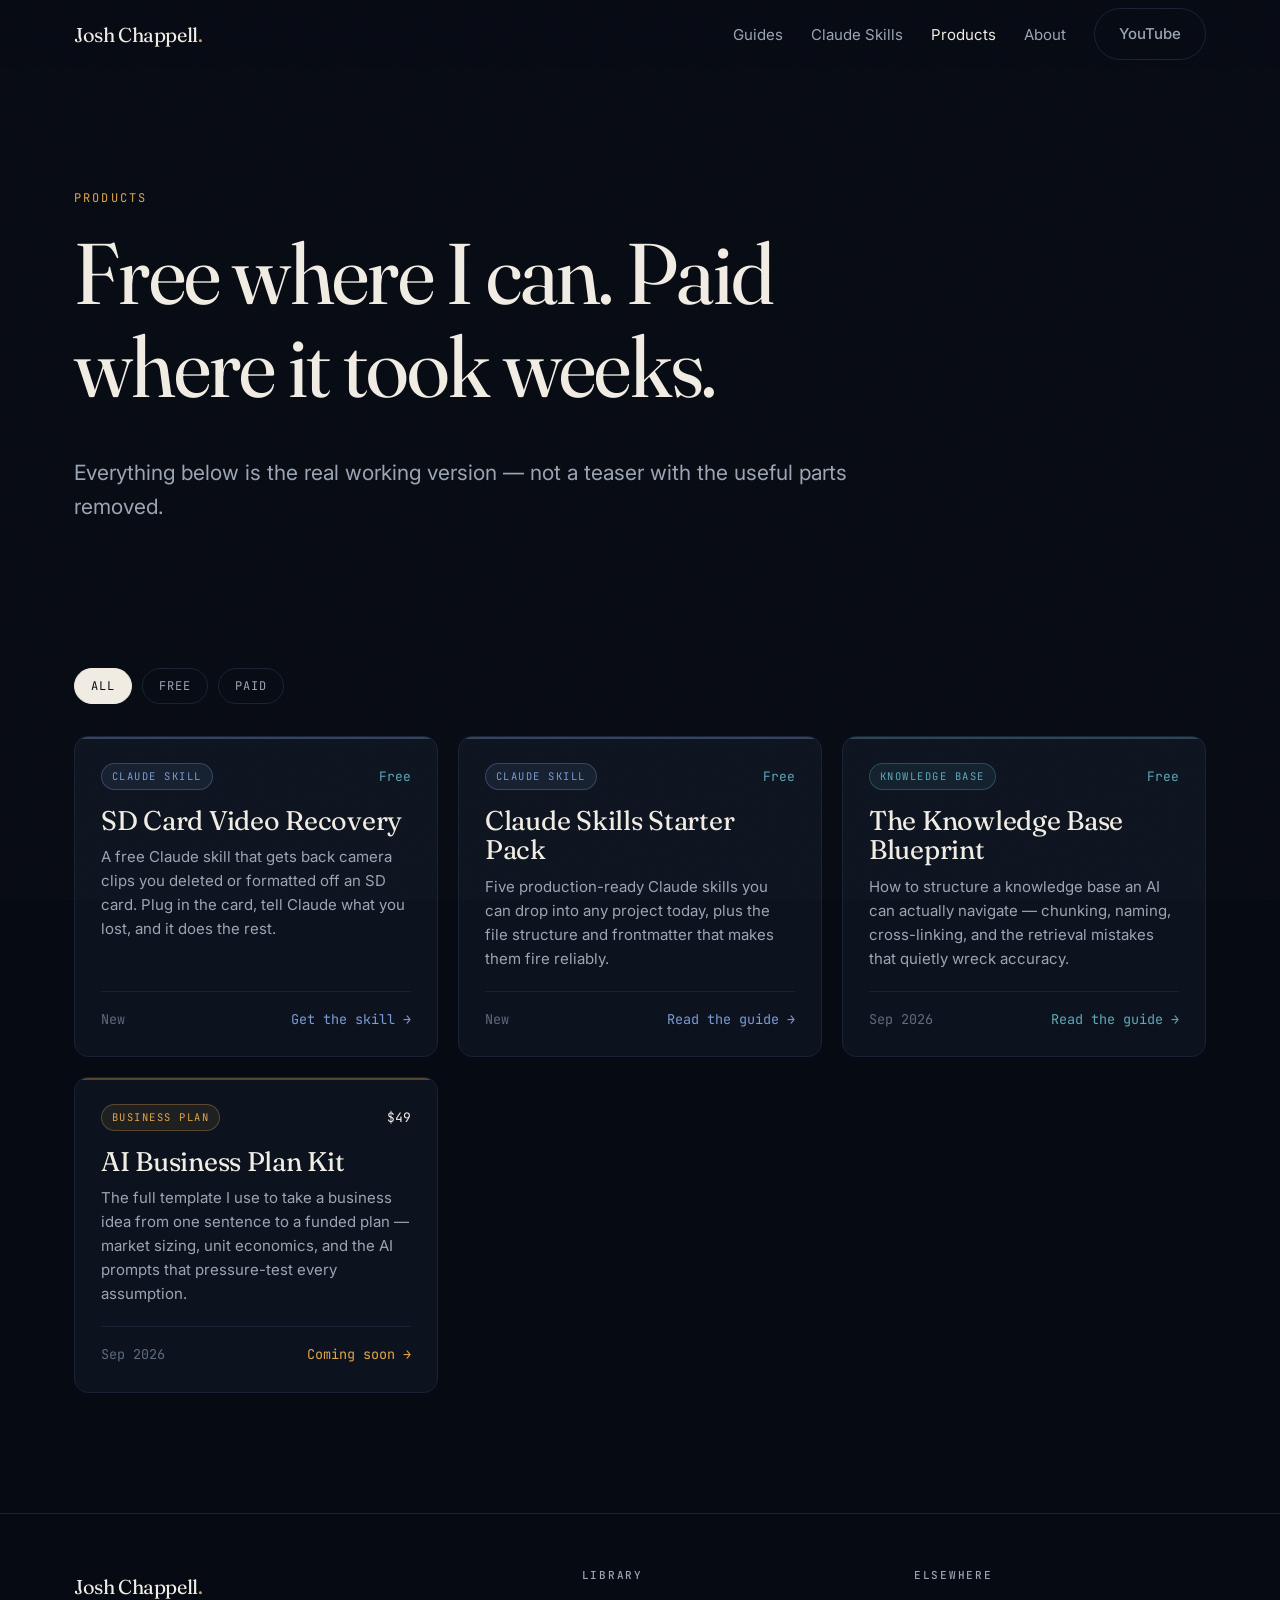
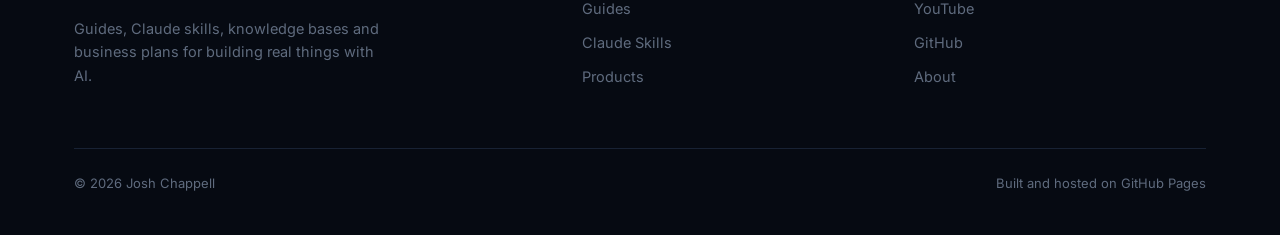
<file: products.html>
<!DOCTYPE html>
<html lang="en">
<head>
<meta charset="utf-8">
<meta name="viewport" content="width=device-width, initial-scale=1">
<title>Products — Josh Chappell</title>
<meta name="description" content="Knowledge bases, business plans and toolkits. Free where I can, paid where it took weeks.">
<link rel="canonical" href="https://jchappellmedia.github.io/products.html">

<meta property="og:type" content="website">
<meta property="og:title" content="Products — Josh Chappell">
<meta property="og:description" content="Knowledge bases, business plans and toolkits. Free where I can, paid where it took weeks.">
<meta property="og:url" content="https://jchappellmedia.github.io/products.html">
<meta property="og:image" content="https://jchappellmedia.github.io/assets/img/og.jpg">
<meta name="twitter:card" content="summary_large_image">

<link rel="icon" href="data:image/svg+xml,<svg xmlns='http://www.w3.org/2000/svg' viewBox='0 0 100 100'>

<link rel="preconnect" href="https://fonts.googleapis.com">
<link rel="preconnect" href="https://fonts.gstatic.com" crossorigin>
<link href="https://fonts.googleapis.com/css2?family=Fraunces:ital,opsz,wght@0,9..144,300..700;1,9..144,300..700&family=Inter:wght@400;500;600&family=JetBrains+Mono:wght@400;500&display=swap" rel="stylesheet">
<link rel="stylesheet" href="assets/css/site.css">
</head>
<body>

<header class="site-header">
  <div class="wrap nav">
    <a class="brand" href="index.html">Josh Chappell<span class="dot">.</span></a>
    <button class="nav-toggle" aria-label="Menu" aria-expanded="false">
      <svg width="24" height="24" viewBox="0 0 24 24" fill="none" stroke="currentColor" stroke-width="1.6">
        <path d="M3 6h18M3 12h18M3 18h18"/>
      </svg>
    </button>
    <ul class="nav-links">
      <li><a href="guides.html">Guides</a></li>
      <li><a href="skills.html">Claude Skills</a></li>
      <li><a href="products.html">Products</a></li>
      <li><a href="about.html">About</a></li>
      <li><a class="btn btn-ghost" href="https://youtube.com/@jchappellmedia" target="_blank" rel="noopener">YouTube</a></li>
    </ul>
  </div>
</header>

<main>

  <section class="section" style="padding-bottom:0">
    <div class="wrap">
      <p class="eyebrow reveal">Products</p>
      <h1 class="reveal" style="max-width:16ch">Free where I can. Paid where it took weeks.</h1>
      <p class="lede reveal">Everything below is the real working version — not a teaser with the useful parts removed.</p>
    </div>
  </section>

  <section class="section">
    <div class="wrap">
      <div class="filters">
        <button class="filter" data-filter="all" aria-pressed="true">All</button>
        <button class="filter" data-filter="free" aria-pressed="false">Free</button>
        <button class="filter" data-filter="paid" aria-pressed="false">Paid</button>
      </div>
      <div class="grid" data-grid="all"></div>
    </div>
  </section>
</main>

<footer class="site-footer">
  <div class="wrap">
    <div class="footer-grid">
      <div>
        <a class="brand" href="index.html">Josh Chappell<span class="dot">.</span></a>
        <p style="margin-top:14px;max-width:34ch">Guides, Claude skills, knowledge bases and business plans for building real things with AI.</p>
      </div>
      <div>
        <h4>Library</h4>
        <ul>
          <li><a href="guides.html">Guides</a></li>
          <li><a href="skills.html">Claude Skills</a></li>
          <li><a href="products.html">Products</a></li>
        </ul>
      </div>
      <div>
        <h4>Elsewhere</h4>
        <ul>
          <li><a href="https://youtube.com/@jchappellmedia" target="_blank" rel="noopener">YouTube</a></li>
          <li><a href="https://github.com/jchappellmedia" target="_blank" rel="noopener">GitHub</a></li>
          <li><a href="about.html">About</a></li>
        </ul>
      </div>
    </div>
    <div class="footer-bottom">
      <span>&copy; <span data-year>2026</span> Josh Chappell</span>
      <span>Built and hosted on GitHub Pages</span>
    </div>
  </div>
</footer>

<script src="assets/js/site.js"></script>
</body>
</html>
</file>
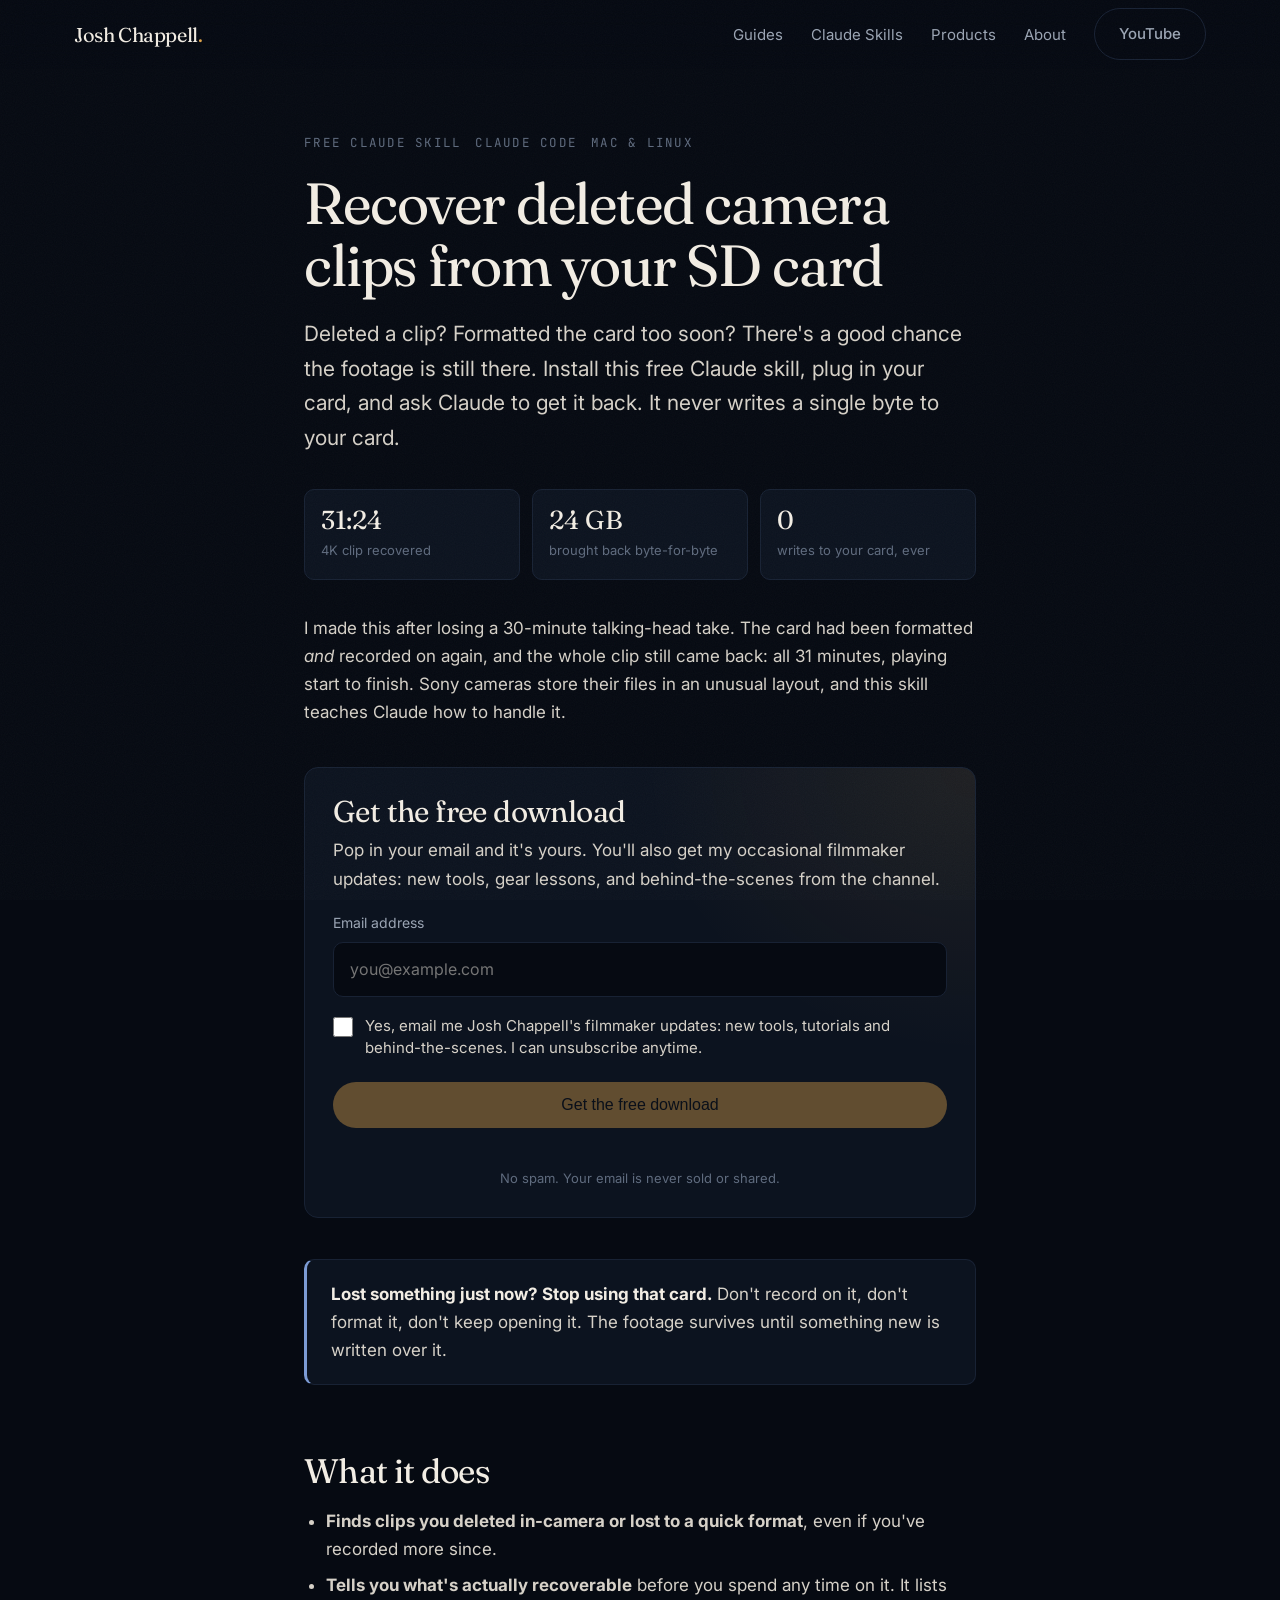
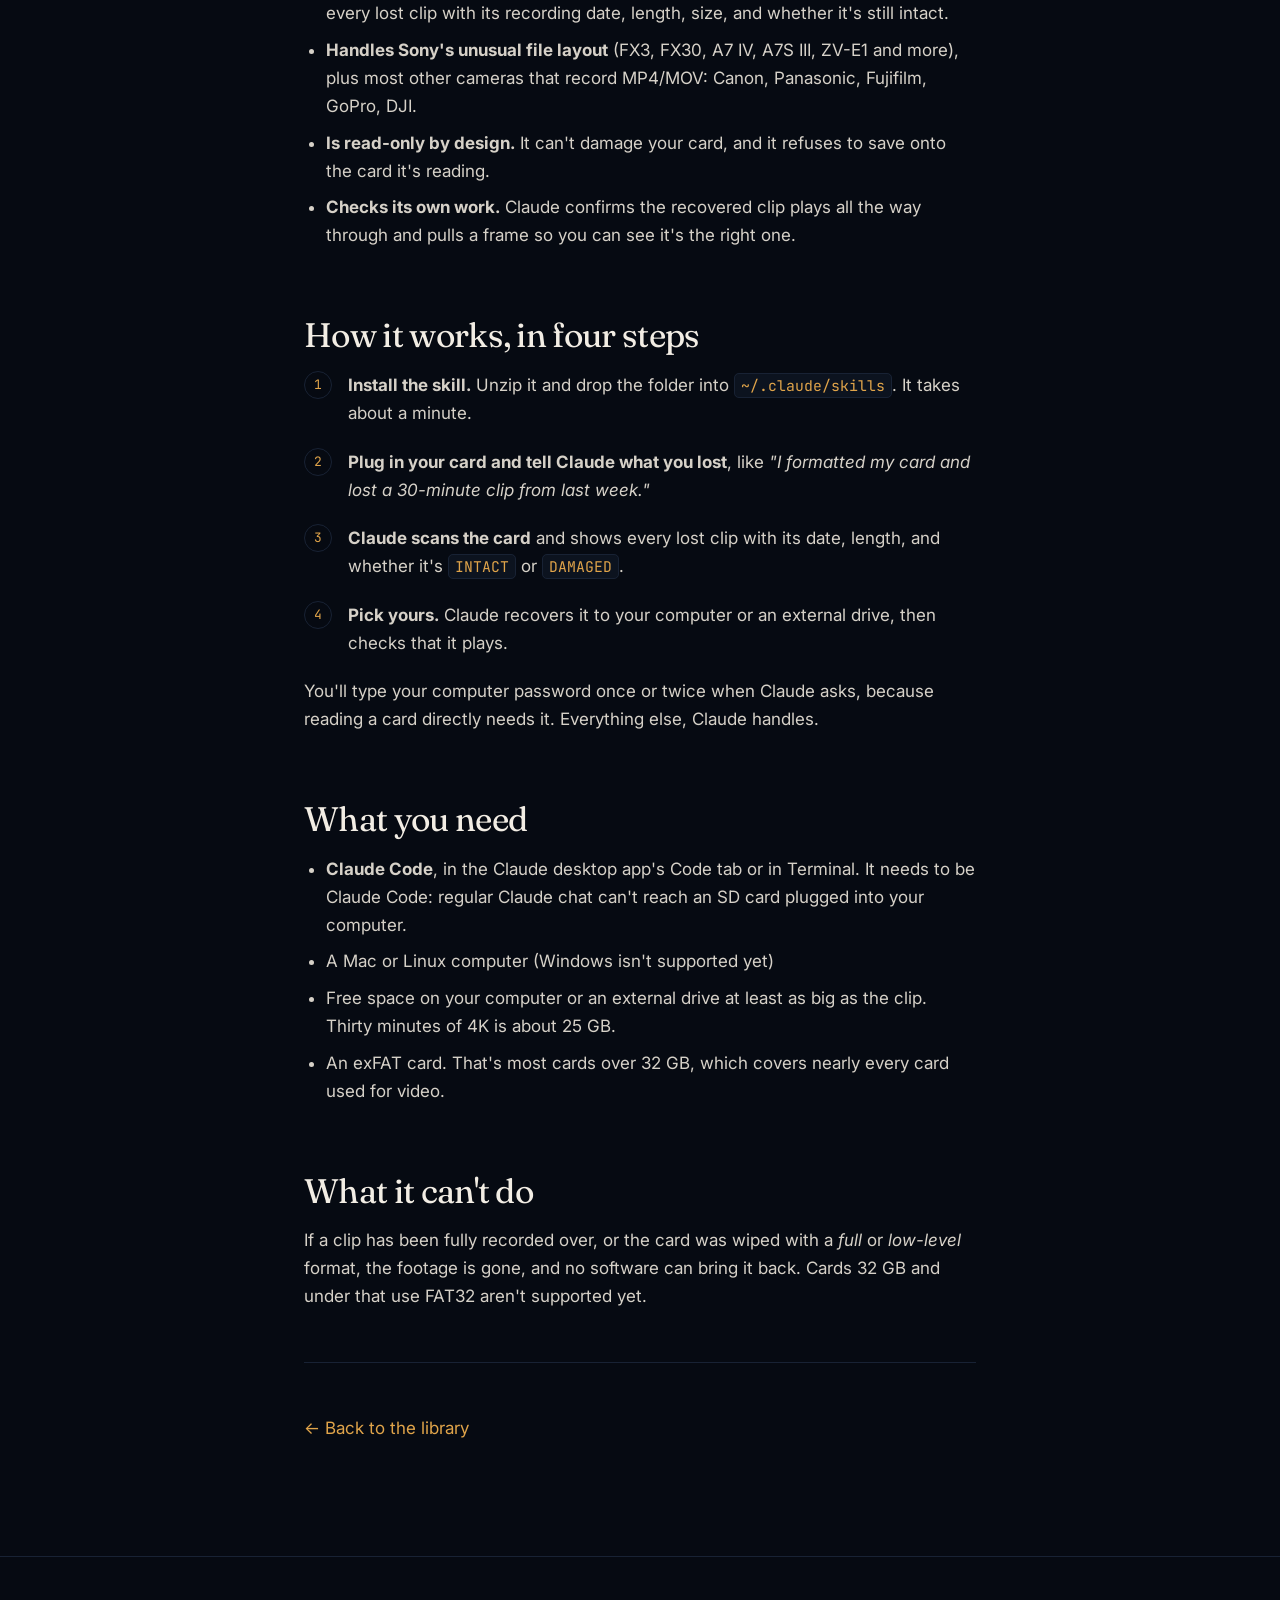
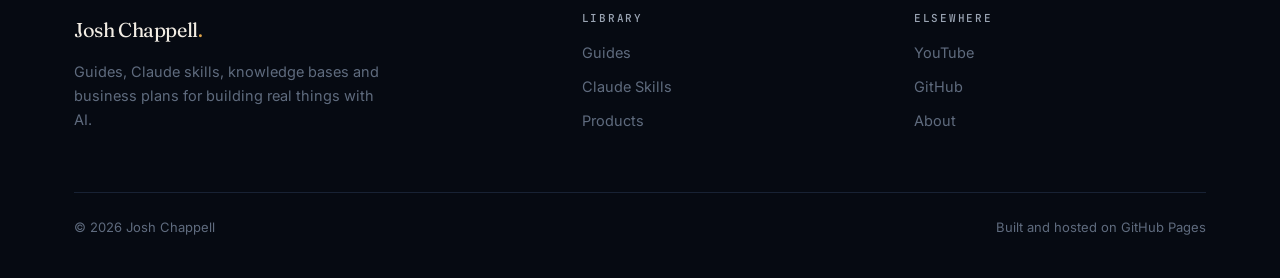
<file: sd-recovery.html>
<!DOCTYPE html>
<html lang="en">
<head>
<meta charset="utf-8">
<meta name="viewport" content="width=device-width, initial-scale=1">
<title>SD Card Video Recovery (Claude Skill) — Josh Chappell</title>
<meta name="description" content="A free Claude skill that recovers deleted or formatted-over camera clips from your SD card. Read-only. Built for Sony, works with most cameras. Runs in Claude Code on Mac and Linux.">
<link rel="canonical" href="https://jchappellmedia.github.io/sd-recovery.html">

<meta property="og:type" content="website">
<meta property="og:title" content="Recover deleted camera clips from your SD card">
<meta property="og:description" content="The free Claude skill that got back a 31-minute 4K clip after the card was formatted and recorded over.">
<meta property="og:url" content="https://jchappellmedia.github.io/sd-recovery.html">
<meta property="og:image" content="https://jchappellmedia.github.io/assets/img/og.jpg">
<meta name="twitter:card" content="summary_large_image">

<script type="application/ld+json">
{"@context":"https://schema.org","@type":"SoftwareApplication",
 "name":"SD Card Video Recovery",
 "description":"Claude skill that recovers deleted or formatted-over camera video (MP4/MOV) from exFAT SD cards, read-only.",
 "applicationCategory":"UtilitiesApplication",
 "operatingSystem":"macOS, Linux",
 "offers":{"@type":"Offer","price":"0","priceCurrency":"USD"},
 "author":{"@type":"Person","name":"Josh Chappell"},
 "datePublished":"2026-09-28"}
</script>

<link rel="icon" href="data:image/svg+xml,%3Csvg xmlns='http://www.w3.org/2000/svg' viewBox='0 0 100 100'%3E%3Crect width='100' height='100' rx='22' fill='%23060A12'/%3E%3Ccircle cx='50' cy='50' r='16' fill='%23E0A44A'/%3E%3C/svg%3E">

<link rel="preconnect" href="https://fonts.googleapis.com">
<link rel="preconnect" href="https://fonts.gstatic.com" crossorigin>
<link href="https://fonts.googleapis.com/css2?family=Fraunces:ital,opsz,wght@0,9..144,300..700;1,9..144,300..700&family=Inter:wght@400;500;600&family=JetBrains+Mono:wght@400;500&display=swap" rel="stylesheet">
<link rel="stylesheet" href="assets/css/site.css">
<style>
  /* ---------- Download gate (this page only) ---------- */
  .gate {
    margin: 2.4em 0;
    padding: 28px;
    background:
      radial-gradient(ellipse 70% 90% at 100% 0%,
        color-mix(in srgb, var(--gold) 9%, transparent), transparent 70%),
      var(--ink-2);
    border: 1px solid var(--ink-3);
    border-radius: var(--radius);
  }
  .gate h2 { margin: 0 0 8px; font-size: clamp(24px, 3vw, 30px); }
  .gate > p { color: var(--paper-dim); margin-bottom: 22px; }
  .gate label.field { display: block; font-size: 14px; color: var(--paper-dim); margin-bottom: 8px; }
  .gate input[type="email"] {
    width: 100%;
    font: inherit;
    font-size: 16px;
    color: var(--paper);
    background: var(--ink);
    border: 1px solid var(--ink-3);
    border-radius: 10px;
    padding: 13px 16px;
    transition: border-color 0.2s var(--ease);
  }
  .gate input[type="email"]:focus { outline: none; border-color: var(--gold); }
  .consent {
    display: flex;
    gap: 12px;
    align-items: flex-start;
    margin: 18px 0 22px;
    font-size: 15px;
    line-height: 1.5;
    color: #D6D1C8;
    cursor: pointer;
  }
  .consent input {
    flex: none;
    width: 20px; height: 20px;
    margin: 2px 0 0;
    accent-color: var(--gold);
    cursor: pointer;
  }
  .gate .btn { width: 100%; justify-content: center; font-size: 16px; }
  .gate .btn[disabled] { opacity: 0.4; cursor: not-allowed; transform: none; }
  .gate .fine {
    margin: 14px 0 0;
    font-size: 13px;
    color: var(--paper-faint);
    text-align: center;
  }
  .gate .error { color: #F08A7E; font-size: 14px; margin: 12px 0 0; min-height: 1em; }
  .hp { position: absolute; left: -9999px; width: 1px; height: 1px; overflow: hidden; }
  .unlocked { display: none; }
  .gate.is-unlocked .locked { display: none; }
  .gate.is-unlocked .unlocked { display: block; }
  .unlocked .file {
    font-family: var(--mono);
    font-size: 13px;
    color: var(--paper-faint);
    text-align: center;
    margin-top: 12px;
  }
  .stat-row {
    display: grid;
    grid-template-columns: repeat(3, 1fr);
    gap: 12px;
    margin: 2em 0;
  }
  .stat {
    background: var(--ink-2);
    border: 1px solid var(--ink-3);
    border-radius: 10px;
    padding: 16px;
  }
  .stat b { display: block; font-family: var(--display); font-weight: 400; font-size: 26px; color: var(--paper); line-height: 1.1; }
  .stat span { font-size: 13px; color: var(--paper-faint); }
  .steps { counter-reset: s; list-style: none; padding-left: 0 !important; }
  .steps li { counter-increment: s; position: relative; padding-left: 44px; margin-bottom: 1.2em; }
  .steps li::before {
    content: counter(s);
    position: absolute; left: 0; top: 0;
    width: 28px; height: 28px;
    border-radius: 50%;
    border: 1px solid var(--ink-3);
    font-family: var(--mono); font-size: 13px;
    display: grid; place-items: center;
    color: var(--gold);
  }
  @media (max-width: 560px) {
    .gate { padding: 22px 18px; }
    .stat-row { grid-template-columns: 1fr; }
  }
</style>
</head>
<body>

<header class="site-header">
  <div class="wrap nav">
    <a class="brand" href="index.html">Josh Chappell<span class="dot">.</span></a>
    <button class="nav-toggle" aria-label="Menu" aria-expanded="false">
      <svg width="24" height="24" viewBox="0 0 24 24" fill="none" stroke="currentColor" stroke-width="1.6">
        <path d="M3 6h18M3 12h18M3 18h18"/>
      </svg>
    </button>
    <ul class="nav-links">
      <li><a href="guides.html">Guides</a></li>
      <li><a href="skills.html">Claude Skills</a></li>
      <li><a href="products.html">Products</a></li>
      <li><a href="about.html">About</a></li>
      <li><a class="btn btn-ghost" href="https://youtube.com/@jchappellmedia" target="_blank" rel="noopener">YouTube</a></li>
    </ul>
  </div>
</header>

<main>
  <article class="wrap article">
    <div class="article-meta">
      <span>Free Claude skill</span><span>Claude Code</span><span>Mac &amp; Linux</span>
    </div>
    <h1>Recover deleted camera clips from your SD card</h1>

    <p class="lede">Deleted a clip? Formatted the card too soon? There's a good chance the footage is still there. Install this free Claude skill, plug in your card, and ask Claude to get it back. It never writes a single byte to your card.</p>

    <div class="stat-row">
      <div class="stat"><b>31:24</b><span>4K clip recovered</span></div>
      <div class="stat"><b>24 GB</b><span>brought back byte-for-byte</span></div>
      <div class="stat"><b>0</b><span>writes to your card, ever</span></div>
    </div>

    <p>I made this after losing a 30-minute talking-head take. The card had been formatted <em>and</em> recorded on again, and the whole clip still came back: all 31 minutes, playing start to finish. Sony cameras store their files in an unusual layout, and this skill teaches Claude how to handle it.</p>

    <!-- ============ Download gate ============ -->
    <section class="gate" id="get">
      <div class="locked">
        <h2>Get the free download</h2>
        <p>Pop in your email and it's yours. You'll also get my occasional filmmaker updates: new tools, gear lessons, and behind-the-scenes from the channel.</p>
        <form id="gate-form" novalidate>
          <label class="field" for="email">Email address</label>
          <input id="email" name="email" type="email" autocomplete="email" inputmode="email" placeholder="you@example.com" required>

          <div class="hp" aria-hidden="true">
            <label for="website">Leave this empty</label>
            <input id="website" name="website" type="text" tabindex="-1" autocomplete="off">
          </div>

          <label class="consent">
            <input id="consent" type="checkbox" required>
            <span id="consent-text">Yes, email me Josh Chappell's filmmaker updates: new tools, tutorials and behind-the-scenes. I can unsubscribe anytime.</span>
          </label>

          <button class="btn btn-primary" id="gate-btn" type="submit" disabled>Get the free download</button>
          <p class="error" id="gate-error" role="alert"></p>
          <p class="fine">No spam. Your email is never sold or shared.</p>
        </form>
      </div>

      <div class="unlocked" aria-live="polite">
        <h2>You're in. Here's your download.</h2>
        <p>Thanks! Your download should start on its own. If it doesn't, use the button.</p>
        <a class="btn btn-primary" id="dl-btn" href="downloads/sd-video-recovery-skill.zip" download>Download the Claude skill (.zip)</a>
        <p class="file">sd-video-recovery-skill.zip &middot; 11 KB &middot; Claude skill + one-page install guide</p>
      </div>
    </section>

    <div class="callout">
      <p><strong>Lost something just now? Stop using that card.</strong> Don't record on it, don't format it, don't keep opening it. The footage survives until something new is written over it.</p>
    </div>

    <h2>What it does</h2>
    <ul>
      <li><strong>Finds clips you deleted in-camera or lost to a quick format</strong>, even if you've recorded more since.</li>
      <li><strong>Tells you what's actually recoverable</strong> before you spend any time on it. It lists every lost clip with its recording date, length, size, and whether it's still intact.</li>
      <li><strong>Handles Sony's unusual file layout</strong> (FX3, FX30, A7 IV, A7S III, ZV-E1 and more), plus most other cameras that record MP4/MOV: Canon, Panasonic, Fujifilm, GoPro, DJI.</li>
      <li><strong>Is read-only by design.</strong> It can't damage your card, and it refuses to save onto the card it's reading.</li>
      <li><strong>Checks its own work.</strong> Claude confirms the recovered clip plays all the way through and pulls a frame so you can see it's the right one.</li>
    </ul>

    <h2>How it works, in four steps</h2>
    <ol class="steps">
      <li><strong>Install the skill.</strong> Unzip it and drop the folder into <code>~/.claude/skills</code>. It takes about a minute.</li>
      <li><strong>Plug in your card and tell Claude what you lost</strong>, like <em>"I formatted my card and lost a 30-minute clip from last week."</em></li>
      <li><strong>Claude scans the card</strong> and shows every lost clip with its date, length, and whether it's <code>INTACT</code> or <code>DAMAGED</code>.</li>
      <li><strong>Pick yours.</strong> Claude recovers it to your computer or an external drive, then checks that it plays.</li>
    </ol>
    <p>You'll type your computer password once or twice when Claude asks, because reading a card directly needs it. Everything else, Claude handles.</p>

    <h2>What you need</h2>
    <ul>
      <li><strong>Claude Code</strong>, in the Claude desktop app's Code tab or in Terminal. It needs to be Claude Code: regular Claude chat can't reach an SD card plugged into your computer.</li>
      <li>A Mac or Linux computer (Windows isn't supported yet)</li>
      <li>Free space on your computer or an external drive at least as big as the clip. Thirty minutes of 4K is about 25&nbsp;GB.</li>
      <li>An exFAT card. That's most cards over 32&nbsp;GB, which covers nearly every card used for video.</li>
    </ul>

    <h2>What it can't do</h2>
    <p>If a clip has been fully recorded over, or the card was wiped with a <em>full</em> or <em>low-level</em> format, the footage is gone, and no software can bring it back. Cards 32&nbsp;GB and under that use FAT32 aren't supported yet.</p>

    <hr>
    <p><a href="guides.html">&larr; Back to the library</a></p>
  </article>
</main>

<footer class="site-footer">
  <div class="wrap">
    <div class="footer-grid">
      <div>
        <a class="brand" href="index.html">Josh Chappell<span class="dot">.</span></a>
        <p style="margin-top:14px;max-width:34ch">Guides, Claude skills, knowledge bases and business plans for building real things with AI.</p>
      </div>
      <div>
        <h4>Library</h4>
        <ul>
          <li><a href="guides.html">Guides</a></li>
          <li><a href="skills.html">Claude Skills</a></li>
          <li><a href="products.html">Products</a></li>
        </ul>
      </div>
      <div>
        <h4>Elsewhere</h4>
        <ul>
          <li><a href="https://youtube.com/@jchappellmedia" target="_blank" rel="noopener">YouTube</a></li>
          <li><a href="https://github.com/jchappellmedia" target="_blank" rel="noopener">GitHub</a></li>
          <li><a href="about.html">About</a></li>
        </ul>
      </div>
    </div>
    <div class="footer-bottom">
      <span>&copy; <span data-year>2026</span> Josh Chappell</span>
      <span>Built and hosted on GitHub Pages</span>
    </div>
  </div>
</footer>

<script src="assets/js/site.js"></script>
<script>
/* Email gate. Signups go to the email_signups table in Supabase.
   The key below is a PUBLISHABLE key — safe to be public. The table only
   allows inserts (with consent); nobody can read the list from the web. */
(function () {
  "use strict";
  var SUPABASE_URL = "https://jbfqhddscwmbpjzwnuxh.supabase.co";
  var SUPABASE_KEY = "sb_publishable_Ub9NCMdpyVzlZziRcRNnYw_c5r8Tlza";
  var SOURCE = "sd-video-recovery";
  var UNLOCK_KEY = "unlocked:" + SOURCE;

  var gate = document.getElementById("get");
  var form = document.getElementById("gate-form");
  var email = document.getElementById("email");
  var consent = document.getElementById("consent");
  var btn = document.getElementById("gate-btn");
  var err = document.getElementById("gate-error");
  var dl = document.getElementById("dl-btn");
  var EMAIL_RE = /^[^@\s]+@[^@\s]+\.[^@\s]+$/;

  function store(get, val) {
    try { return get ? localStorage.getItem(UNLOCK_KEY) : localStorage.setItem(UNLOCK_KEY, val); }
    catch (e) { return null; }
  }

  function unlock(autoDownload) {
    gate.classList.add("is-unlocked");
    store(false, "1");
    if (autoDownload) setTimeout(function () { dl.click(); }, 350);
  }

  function refresh() {
    btn.disabled = !(EMAIL_RE.test(email.value.trim()) && consent.checked);
  }
  email.addEventListener("input", refresh);
  consent.addEventListener("change", refresh);

  /* Returning visitor who already signed up on this browser: skip the form. */
  if (store(true) === "1") unlock(false);

  form.addEventListener("submit", function (e) {
    e.preventDefault();
    err.textContent = "";
    var addr = email.value.trim();
    if (!EMAIL_RE.test(addr)) { err.textContent = "That email doesn't look quite right."; return; }
    if (!consent.checked) { err.textContent = "Tick the box to get the download."; return; }

    /* Bots fill the hidden field; humans never see it. */
    if (document.getElementById("website").value) { unlock(true); return; }

    btn.disabled = true;
    btn.textContent = "One sec…";

    fetch(SUPABASE_URL + "/rest/v1/email_signups", {
      method: "POST",
      headers: {
        "apikey": SUPABASE_KEY,
        "Content-Type": "application/json",
        "Prefer": "return=minimal"
      },
      body: JSON.stringify({
        email: addr,
        consent: true,
        consent_text: document.getElementById("consent-text").textContent,
        source: SOURCE
      })
    }).then(function (r) {
      /* 201 = new signup, 409 = already on the list. Both get the file. */
      if (r.ok || r.status === 409) return unlock(true);
      if (r.status === 400) {
        err.textContent = "That email doesn't look quite right.";
        btn.disabled = false; btn.textContent = "Get the free download";
        return;
      }
      throw new Error("HTTP " + r.status);
    }).catch(function (e) {
      /* If the list is ever unreachable, don't punish the visitor. */
      console.error("Signup failed:", e);
      unlock(true);
    });
  });
})();
</script>
</body>
</html>
</file>
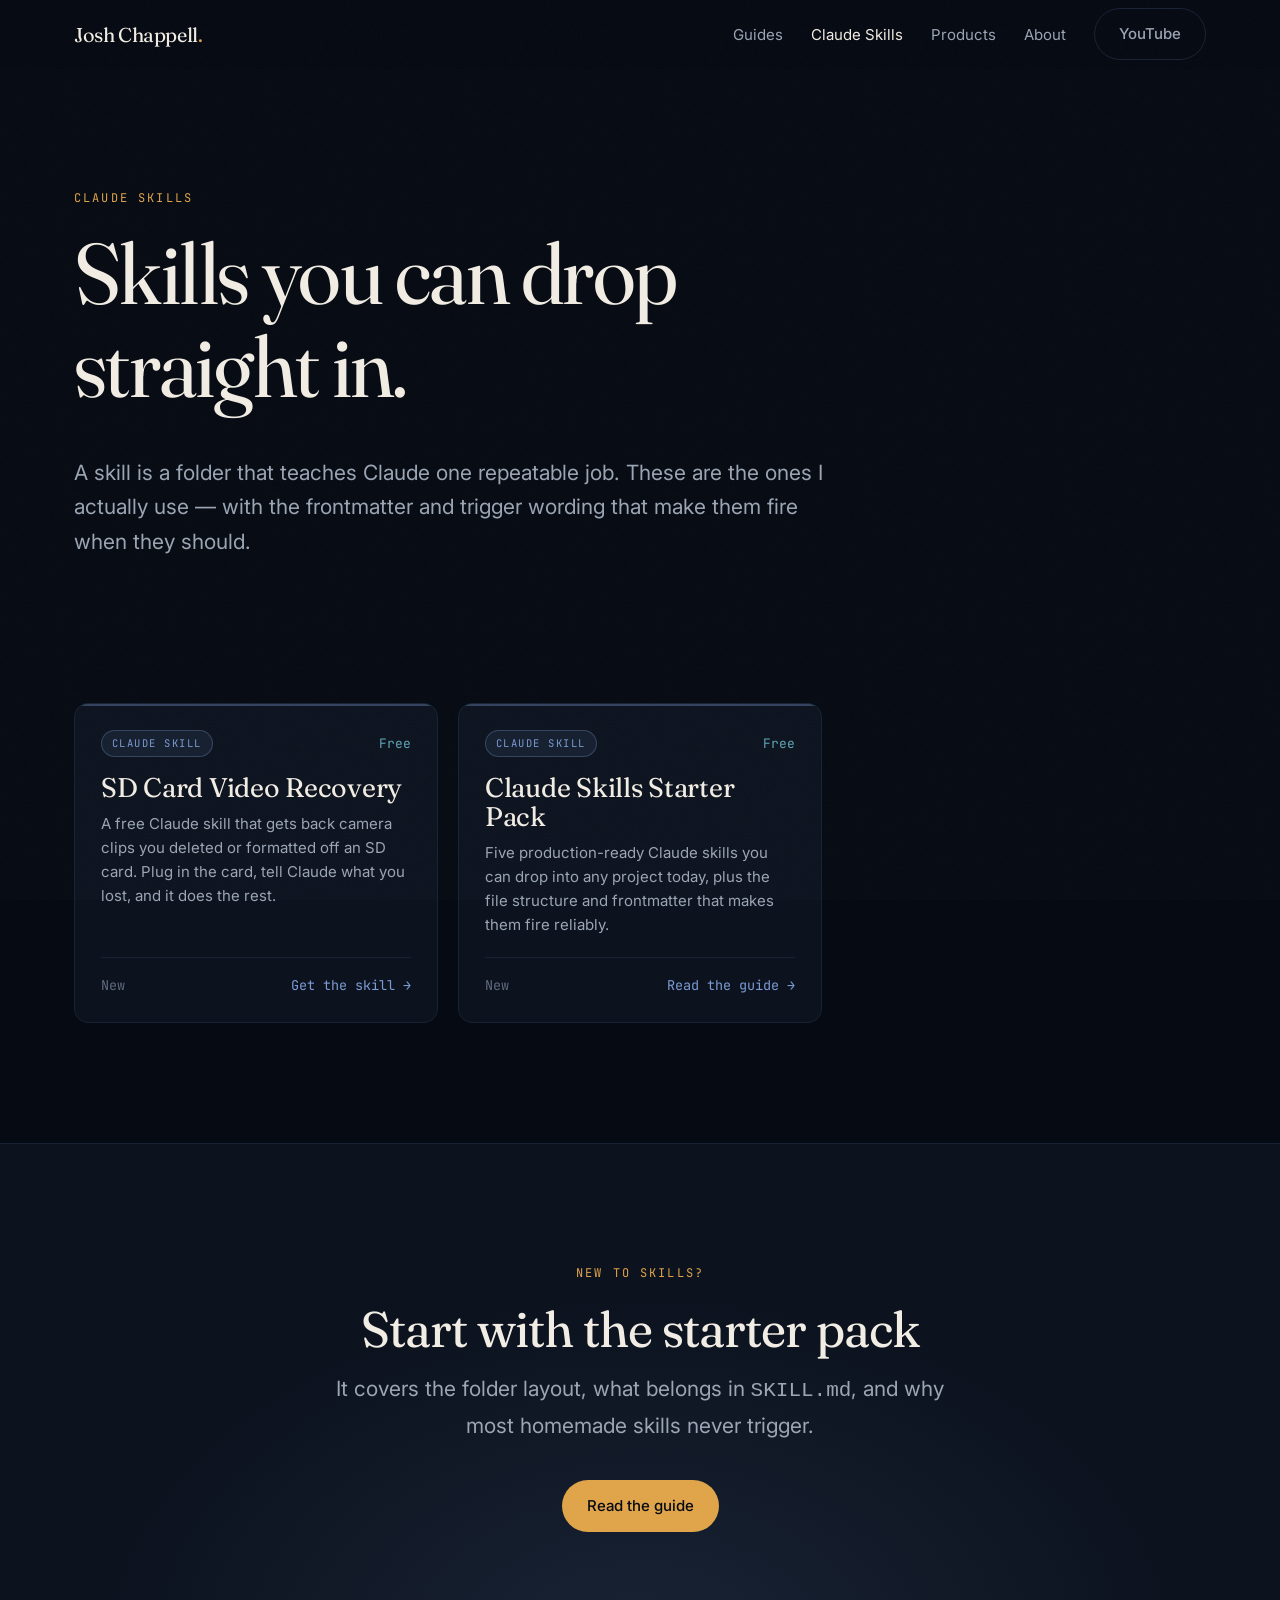
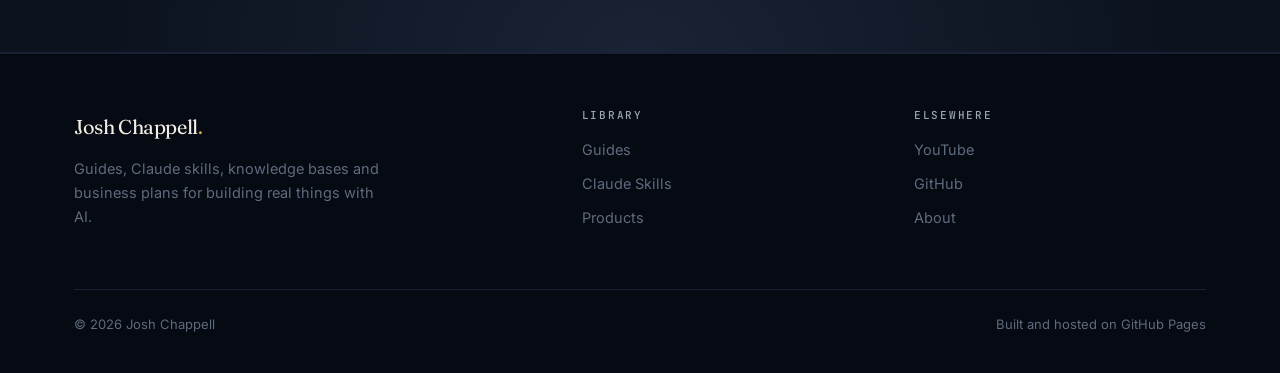
<file: skills.html>
<!DOCTYPE html>
<html lang="en">
<head>
<meta charset="utf-8">
<meta name="viewport" content="width=device-width, initial-scale=1">
<title>Claude Skills — Josh Chappell</title>
<meta name="description" content="Drop-in Claude skills with the frontmatter, folder structure and triggering language that make them fire reliably.">
<link rel="canonical" href="https://jchappellmedia.github.io/skills.html">

<meta property="og:type" content="website">
<meta property="og:title" content="Claude Skills — Josh Chappell">
<meta property="og:description" content="Drop-in Claude skills with the frontmatter, folder structure and triggering language that make them fire reliably.">
<meta property="og:url" content="https://jchappellmedia.github.io/skills.html">
<meta property="og:image" content="https://jchappellmedia.github.io/assets/img/og.jpg">
<meta name="twitter:card" content="summary_large_image">

<link rel="icon" href="data:image/svg+xml,<svg xmlns='http://www.w3.org/2000/svg' viewBox='0 0 100 100'>

<link rel="preconnect" href="https://fonts.googleapis.com">
<link rel="preconnect" href="https://fonts.gstatic.com" crossorigin>
<link href="https://fonts.googleapis.com/css2?family=Fraunces:ital,opsz,wght@0,9..144,300..700;1,9..144,300..700&family=Inter:wght@400;500;600&family=JetBrains+Mono:wght@400;500&display=swap" rel="stylesheet">
<link rel="stylesheet" href="assets/css/site.css">
</head>
<body>

<header class="site-header">
  <div class="wrap nav">
    <a class="brand" href="index.html">Josh Chappell<span class="dot">.</span></a>
    <button class="nav-toggle" aria-label="Menu" aria-expanded="false">
      <svg width="24" height="24" viewBox="0 0 24 24" fill="none" stroke="currentColor" stroke-width="1.6">
        <path d="M3 6h18M3 12h18M3 18h18"/>
      </svg>
    </button>
    <ul class="nav-links">
      <li><a href="guides.html">Guides</a></li>
      <li><a href="skills.html">Claude Skills</a></li>
      <li><a href="products.html">Products</a></li>
      <li><a href="about.html">About</a></li>
      <li><a class="btn btn-ghost" href="https://youtube.com/@jchappellmedia" target="_blank" rel="noopener">YouTube</a></li>
    </ul>
  </div>
</header>

<main>

  <section class="section" style="padding-bottom:0">
    <div class="wrap">
      <p class="eyebrow reveal">Claude Skills</p>
      <h1 class="reveal" style="max-width:16ch">Skills you can drop straight in.</h1>
      <p class="lede reveal">A skill is a folder that teaches Claude one repeatable job. These are the ones I actually use — with the frontmatter and trigger wording that make them fire when they should.</p>
    </div>
  </section>

  <section class="section">
    <div class="wrap">
      <div class="grid" data-grid="skill"></div>
    </div>
  </section>

  <section class="section band">
    <div class="wrap">
      <p class="eyebrow reveal">New to skills?</p>
      <h2 class="reveal">Start with the starter pack</h2>
      <p class="lede reveal">It covers the folder layout, what belongs in <code>SKILL.md</code>, and why most homemade skills never trigger.</p>
      <div class="hero-actions reveal" style="justify-content:center">
        <a class="btn btn-primary" href="guides/claude-skills-starter.html">Read the guide</a>
      </div>
    </div>
  </section>
</main>

<footer class="site-footer">
  <div class="wrap">
    <div class="footer-grid">
      <div>
        <a class="brand" href="index.html">Josh Chappell<span class="dot">.</span></a>
        <p style="margin-top:14px;max-width:34ch">Guides, Claude skills, knowledge bases and business plans for building real things with AI.</p>
      </div>
      <div>
        <h4>Library</h4>
        <ul>
          <li><a href="guides.html">Guides</a></li>
          <li><a href="skills.html">Claude Skills</a></li>
          <li><a href="products.html">Products</a></li>
        </ul>
      </div>
      <div>
        <h4>Elsewhere</h4>
        <ul>
          <li><a href="https://youtube.com/@jchappellmedia" target="_blank" rel="noopener">YouTube</a></li>
          <li><a href="https://github.com/jchappellmedia" target="_blank" rel="noopener">GitHub</a></li>
          <li><a href="about.html">About</a></li>
        </ul>
      </div>
    </div>
    <div class="footer-bottom">
      <span>&copy; <span data-year>2026</span> Josh Chappell</span>
      <span>Built and hosted on GitHub Pages</span>
    </div>
  </div>
</footer>

<script src="assets/js/site.js"></script>
</body>
</html>
</file>
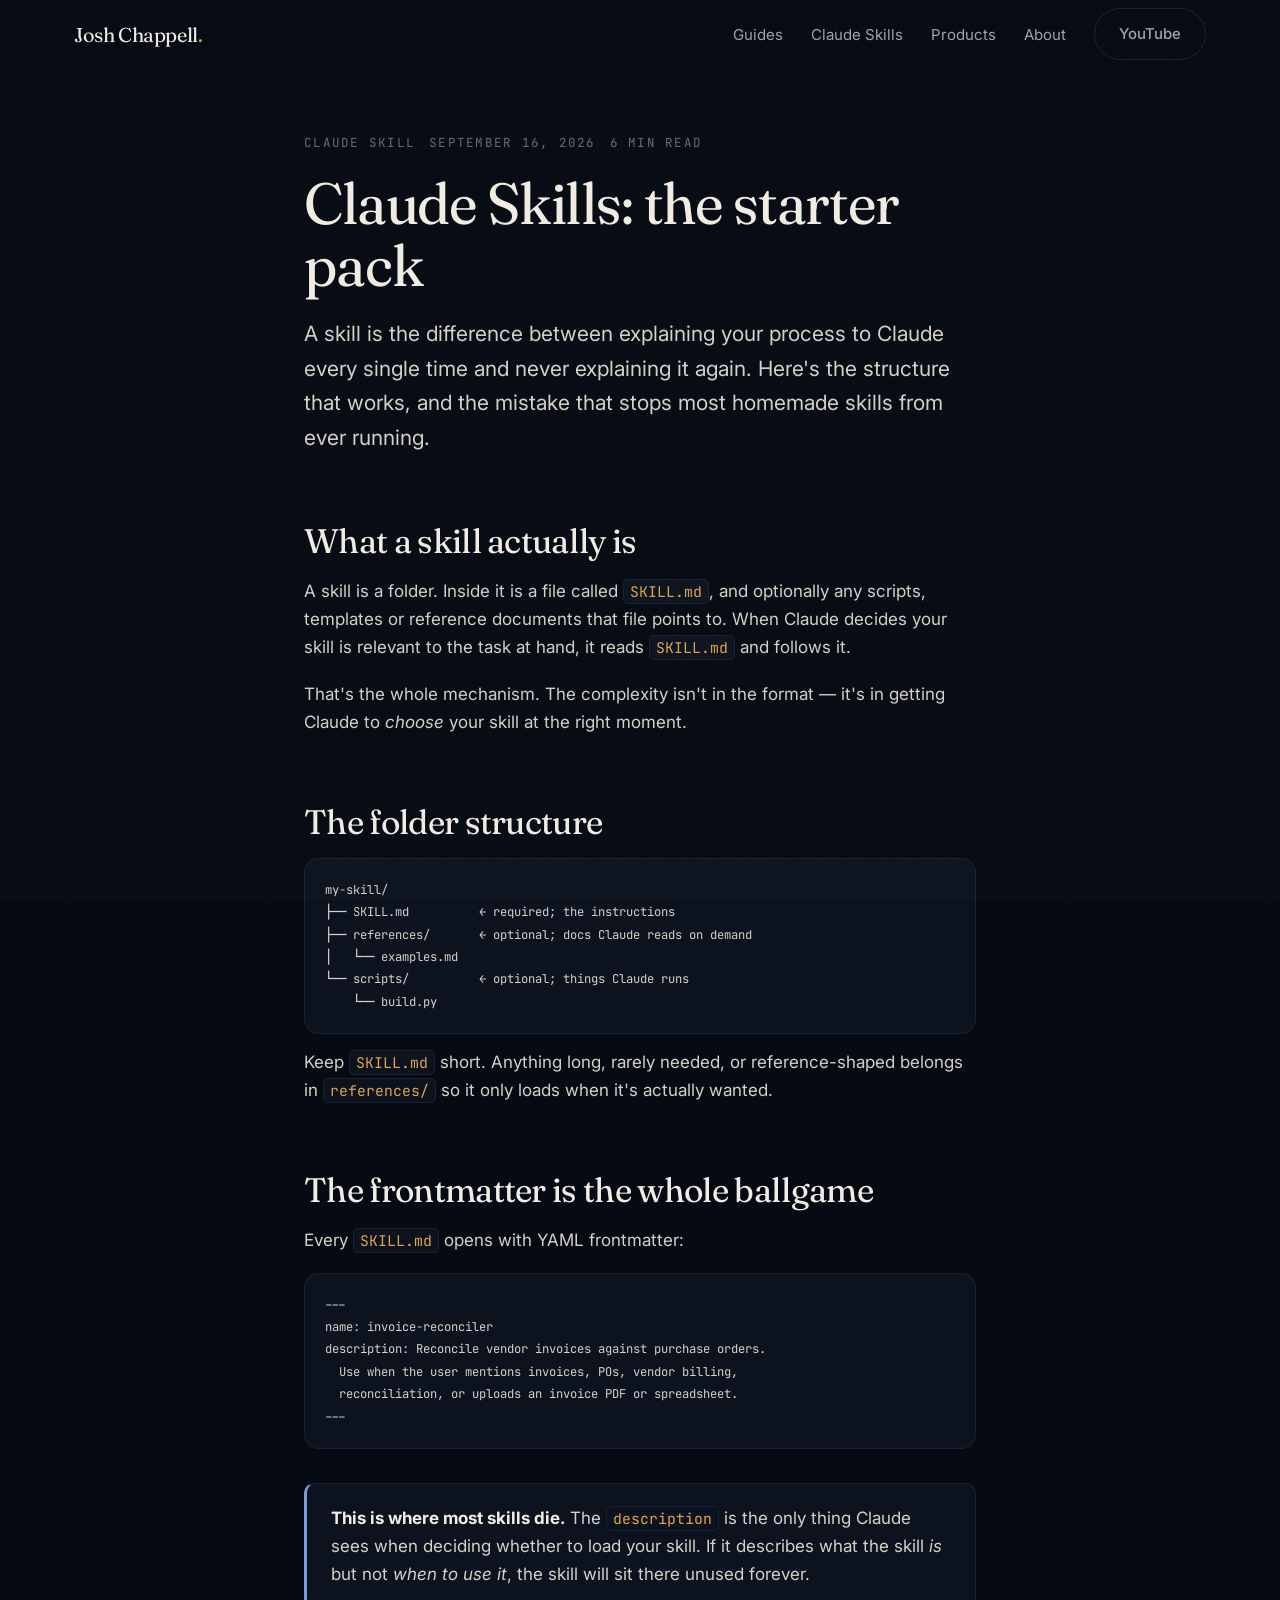
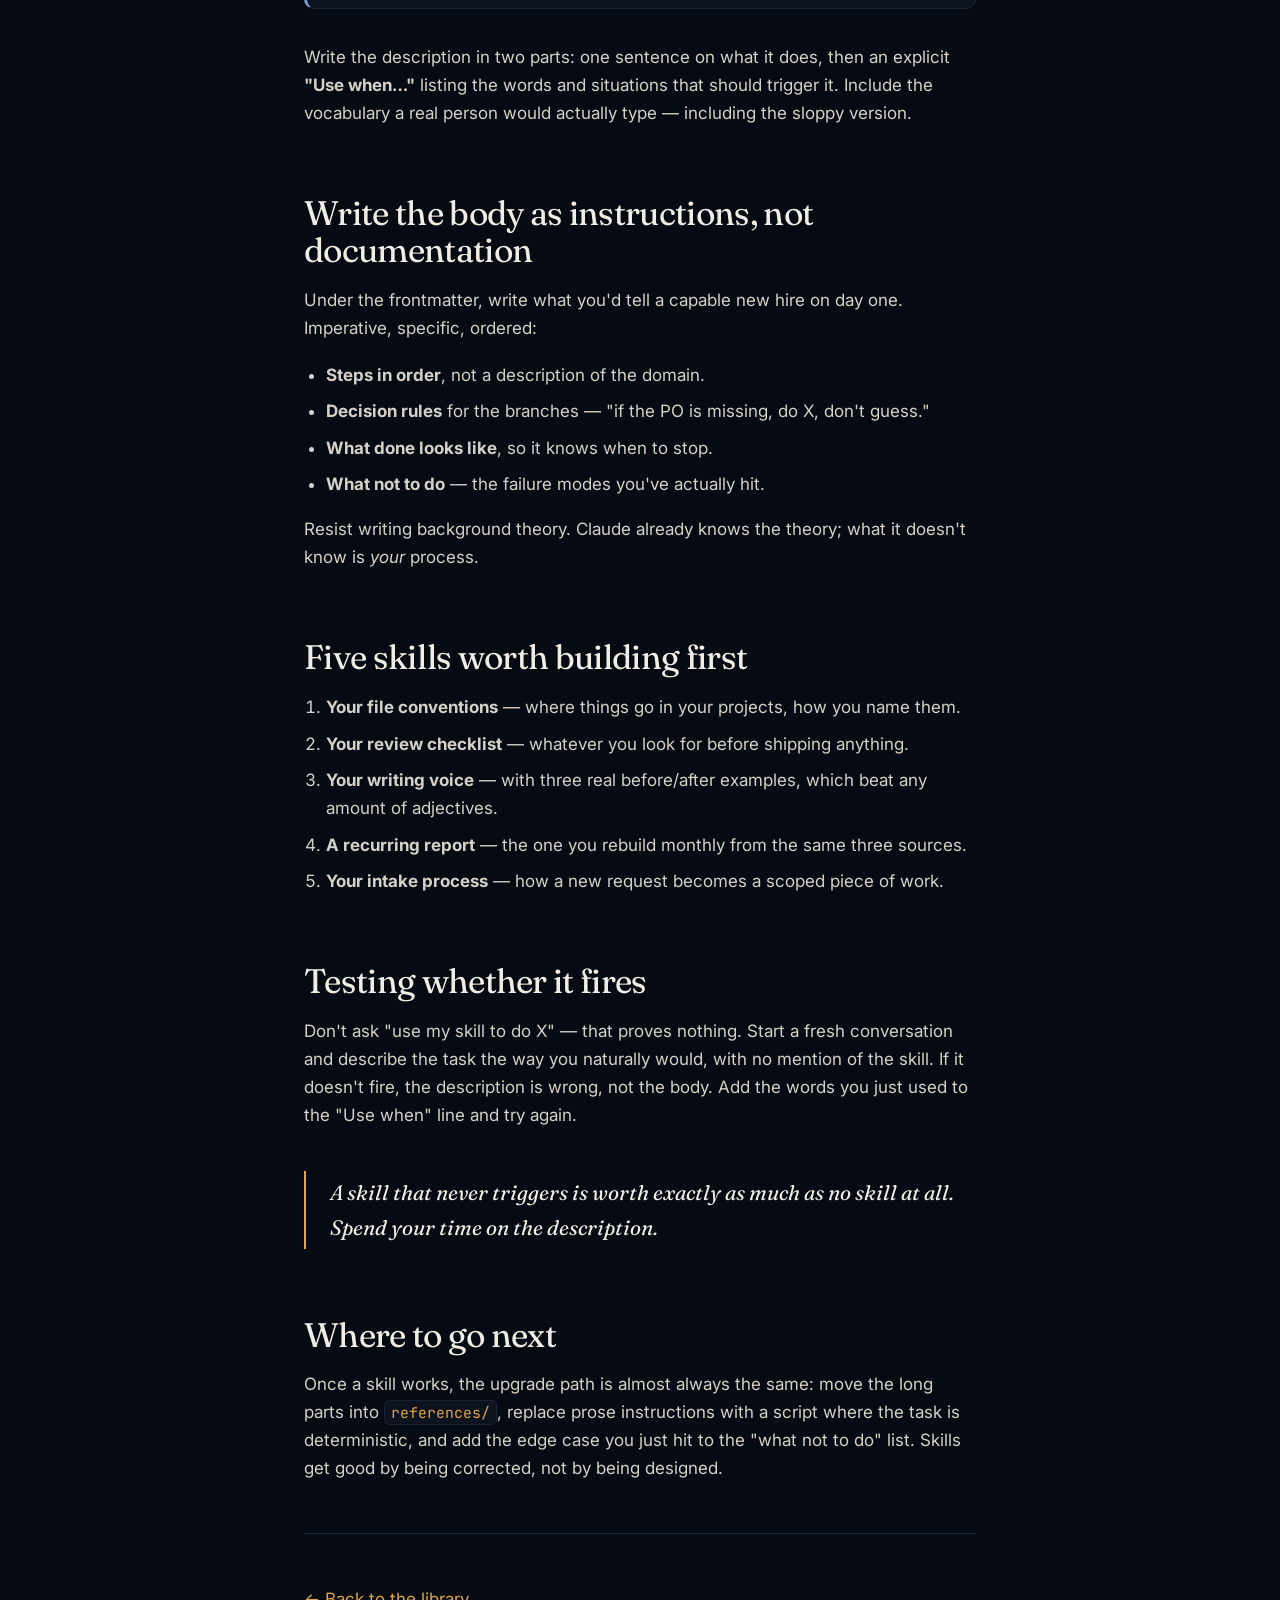
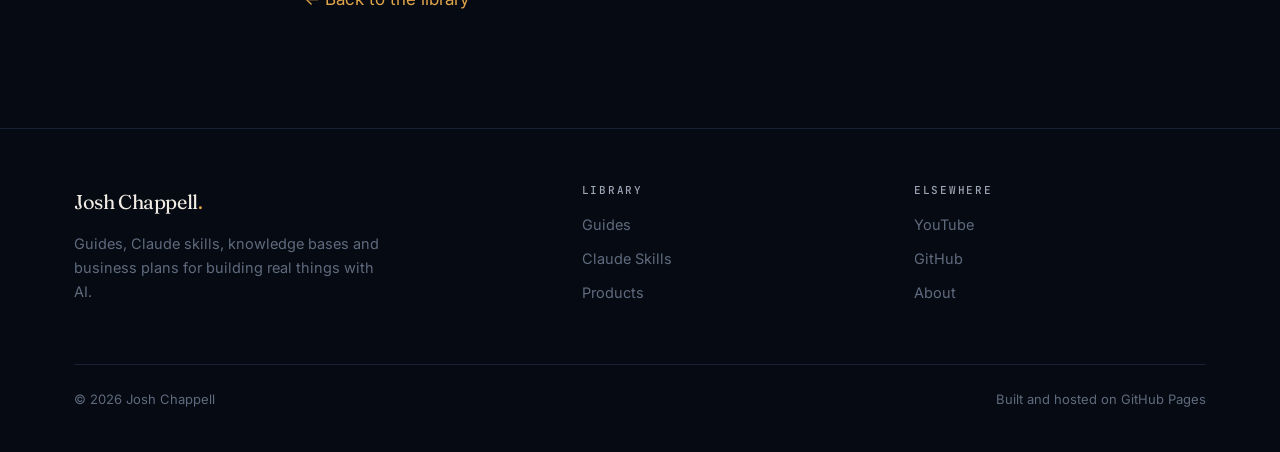
<file: guides/claude-skills-starter.html>
<!DOCTYPE html>
<html lang="en">
<head>
<meta charset="utf-8">
<meta name="viewport" content="width=device-width, initial-scale=1">
<title>Claude Skills: the starter pack — Josh Chappell</title>
<meta name="description" content="What a Claude skill actually is, the folder structure that works, and the single most common reason homemade skills never fire.">
<link rel="canonical" href="https://jchappellmedia.github.io/guides/claude-skills-starter.html">

<meta property="og:type" content="article">
<meta property="og:title" content="Claude Skills: the starter pack">
<meta property="og:description" content="What a Claude skill actually is, the folder structure that works, and the single most common reason homemade skills never fire.">
<meta property="og:url" content="https://jchappellmedia.github.io/guides/claude-skills-starter.html">
<meta property="og:image" content="https://jchappellmedia.github.io/assets/img/og.jpg">
<meta name="twitter:card" content="summary_large_image">

<script type="application/ld+json">
{"@context":"https://schema.org","@type":"Article",
 "headline":"Claude Skills: the starter pack",
 "description":"What a Claude skill actually is, the folder structure that works, and the single most common reason homemade skills never fire.",
 "datePublished":"2026-09-16",
 "author":{"@type":"Person","name":"Josh Chappell"},
 "mainEntityOfPage":"https://jchappellmedia.github.io/guides/claude-skills-starter.html"}
</script>

<link rel="icon" href="data:image/svg+xml,<svg xmlns='http://www.w3.org/2000/svg' viewBox='0 0 100 100'>

<link rel="preconnect" href="https://fonts.googleapis.com">
<link rel="preconnect" href="https://fonts.gstatic.com" crossorigin>
<link href="https://fonts.googleapis.com/css2?family=Fraunces:ital,opsz,wght@0,9..144,300..700;1,9..144,300..700&family=Inter:wght@400;500;600&family=JetBrains+Mono:wght@400;500&display=swap" rel="stylesheet">
<link rel="stylesheet" href="../assets/css/site.css">
</head>
<body>

<header class="site-header">
  <div class="wrap nav">
    <a class="brand" href="../index.html">Josh Chappell<span class="dot">.</span></a>
    <button class="nav-toggle" aria-label="Menu" aria-expanded="false">
      <svg width="24" height="24" viewBox="0 0 24 24" fill="none" stroke="currentColor" stroke-width="1.6">
        <path d="M3 6h18M3 12h18M3 18h18"/>
      </svg>
    </button>
    <ul class="nav-links">
      <li><a href="../guides.html">Guides</a></li>
      <li><a href="../skills.html">Claude Skills</a></li>
      <li><a href="../products.html">Products</a></li>
      <li><a href="../about.html">About</a></li>
      <li><a class="btn btn-ghost" href="https://youtube.com/@jchappellmedia" target="_blank" rel="noopener">YouTube</a></li>
    </ul>
  </div>
</header>

<main>
  <article class="wrap article">
    <div class="article-meta">
      <span>Claude Skill</span><span>September 16, 2026</span><span>6 min read</span>
    </div>
    <h1>Claude Skills: the starter pack</h1>

    <p class="lede">A skill is the difference between explaining your process to Claude every single time and never explaining it again. Here's the structure that works, and the mistake that stops most homemade skills from ever running.</p>

    <h2>What a skill actually is</h2>
    <p>A skill is a folder. Inside it is a file called <code>SKILL.md</code>, and optionally any scripts, templates or reference documents that file points to. When Claude decides your skill is relevant to the task at hand, it reads <code>SKILL.md</code> and follows it.</p>
    <p>That's the whole mechanism. The complexity isn't in the format — it's in getting Claude to <em>choose</em> your skill at the right moment.</p>

    <h2>The folder structure</h2>
    <pre><code>my-skill/
├── SKILL.md          ← required; the instructions
├── references/       ← optional; docs Claude reads on demand
│   └── examples.md
└── scripts/          ← optional; things Claude runs
    └── build.py</code></pre>
    <p>Keep <code>SKILL.md</code> short. Anything long, rarely needed, or reference-shaped belongs in <code>references/</code> so it only loads when it's actually wanted.</p>

    <h2>The frontmatter is the whole ballgame</h2>
    <p>Every <code>SKILL.md</code> opens with YAML frontmatter:</p>
    <pre><code>---
name: invoice-reconciler
description: Reconcile vendor invoices against purchase orders.
  Use when the user mentions invoices, POs, vendor billing,
  reconciliation, or uploads an invoice PDF or spreadsheet.
---</code></pre>

    <div class="callout">
      <p><strong>This is where most skills die.</strong> The <code>description</code> is the only thing Claude sees when deciding whether to load your skill. If it describes what the skill <em>is</em> but not <em>when to use it</em>, the skill will sit there unused forever.</p>
    </div>

    <p>Write the description in two parts: one sentence on what it does, then an explicit <strong>"Use when…"</strong> listing the words and situations that should trigger it. Include the vocabulary a real person would actually type — including the sloppy version.</p>

    <h2>Write the body as instructions, not documentation</h2>
    <p>Under the frontmatter, write what you'd tell a capable new hire on day one. Imperative, specific, ordered:</p>
    <ul>
      <li><strong>Steps in order</strong>, not a description of the domain.</li>
      <li><strong>Decision rules</strong> for the branches — "if the PO is missing, do X, don't guess."</li>
      <li><strong>What done looks like</strong>, so it knows when to stop.</li>
      <li><strong>What not to do</strong> — the failure modes you've actually hit.</li>
    </ul>
    <p>Resist writing background theory. Claude already knows the theory; what it doesn't know is <em>your</em> process.</p>

    <h2>Five skills worth building first</h2>
    <ol>
      <li><strong>Your file conventions</strong> — where things go in your projects, how you name them.</li>
      <li><strong>Your review checklist</strong> — whatever you look for before shipping anything.</li>
      <li><strong>Your writing voice</strong> — with three real before/after examples, which beat any amount of adjectives.</li>
      <li><strong>A recurring report</strong> — the one you rebuild monthly from the same three sources.</li>
      <li><strong>Your intake process</strong> — how a new request becomes a scoped piece of work.</li>
    </ol>

    <h2>Testing whether it fires</h2>
    <p>Don't ask "use my skill to do X" — that proves nothing. Start a fresh conversation and describe the task the way you naturally would, with no mention of the skill. If it doesn't fire, the description is wrong, not the body. Add the words you just used to the "Use when" line and try again.</p>

    <blockquote>A skill that never triggers is worth exactly as much as no skill at all. Spend your time on the description.</blockquote>

    <h2>Where to go next</h2>
    <p>Once a skill works, the upgrade path is almost always the same: move the long parts into <code>references/</code>, replace prose instructions with a script where the task is deterministic, and add the edge case you just hit to the "what not to do" list. Skills get good by being corrected, not by being designed.</p>

    <hr>
    <p><a href="../guides.html">&larr; Back to the library</a></p>
  </article>
</main>

<footer class="site-footer">
  <div class="wrap">
    <div class="footer-grid">
      <div>
        <a class="brand" href="../index.html">Josh Chappell<span class="dot">.</span></a>
        <p style="margin-top:14px;max-width:34ch">Guides, Claude skills, knowledge bases and business plans for building real things with AI.</p>
      </div>
      <div>
        <h4>Library</h4>
        <ul>
          <li><a href="../guides.html">Guides</a></li>
          <li><a href="../skills.html">Claude Skills</a></li>
          <li><a href="../products.html">Products</a></li>
        </ul>
      </div>
      <div>
        <h4>Elsewhere</h4>
        <ul>
          <li><a href="https://youtube.com/@jchappellmedia" target="_blank" rel="noopener">YouTube</a></li>
          <li><a href="https://github.com/jchappellmedia" target="_blank" rel="noopener">GitHub</a></li>
          <li><a href="../about.html">About</a></li>
        </ul>
      </div>
    </div>
    <div class="footer-bottom">
      <span>&copy; <span data-year>2026</span> Josh Chappell</span>
      <span>Built and hosted on GitHub Pages</span>
    </div>
  </div>
</footer>

<script src="../assets/js/site.js"></script>
</body>
</html>
</file>
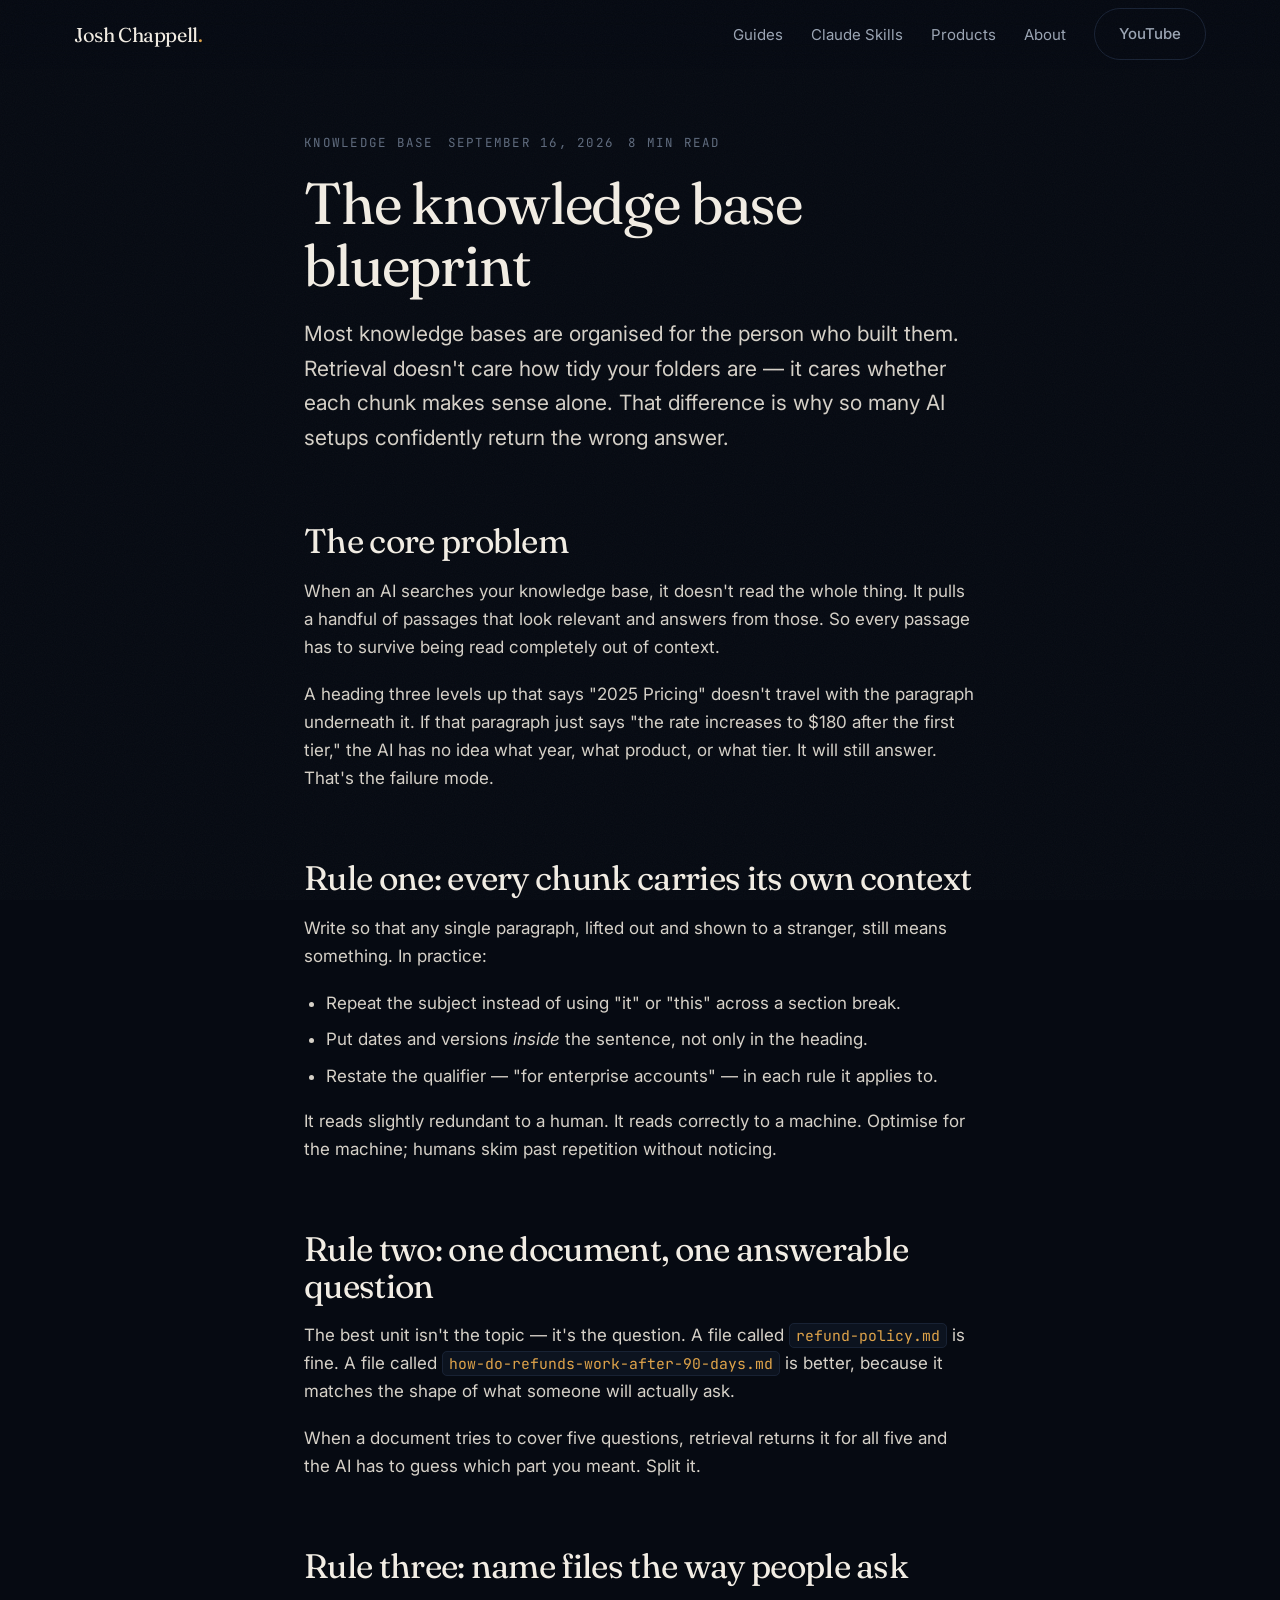
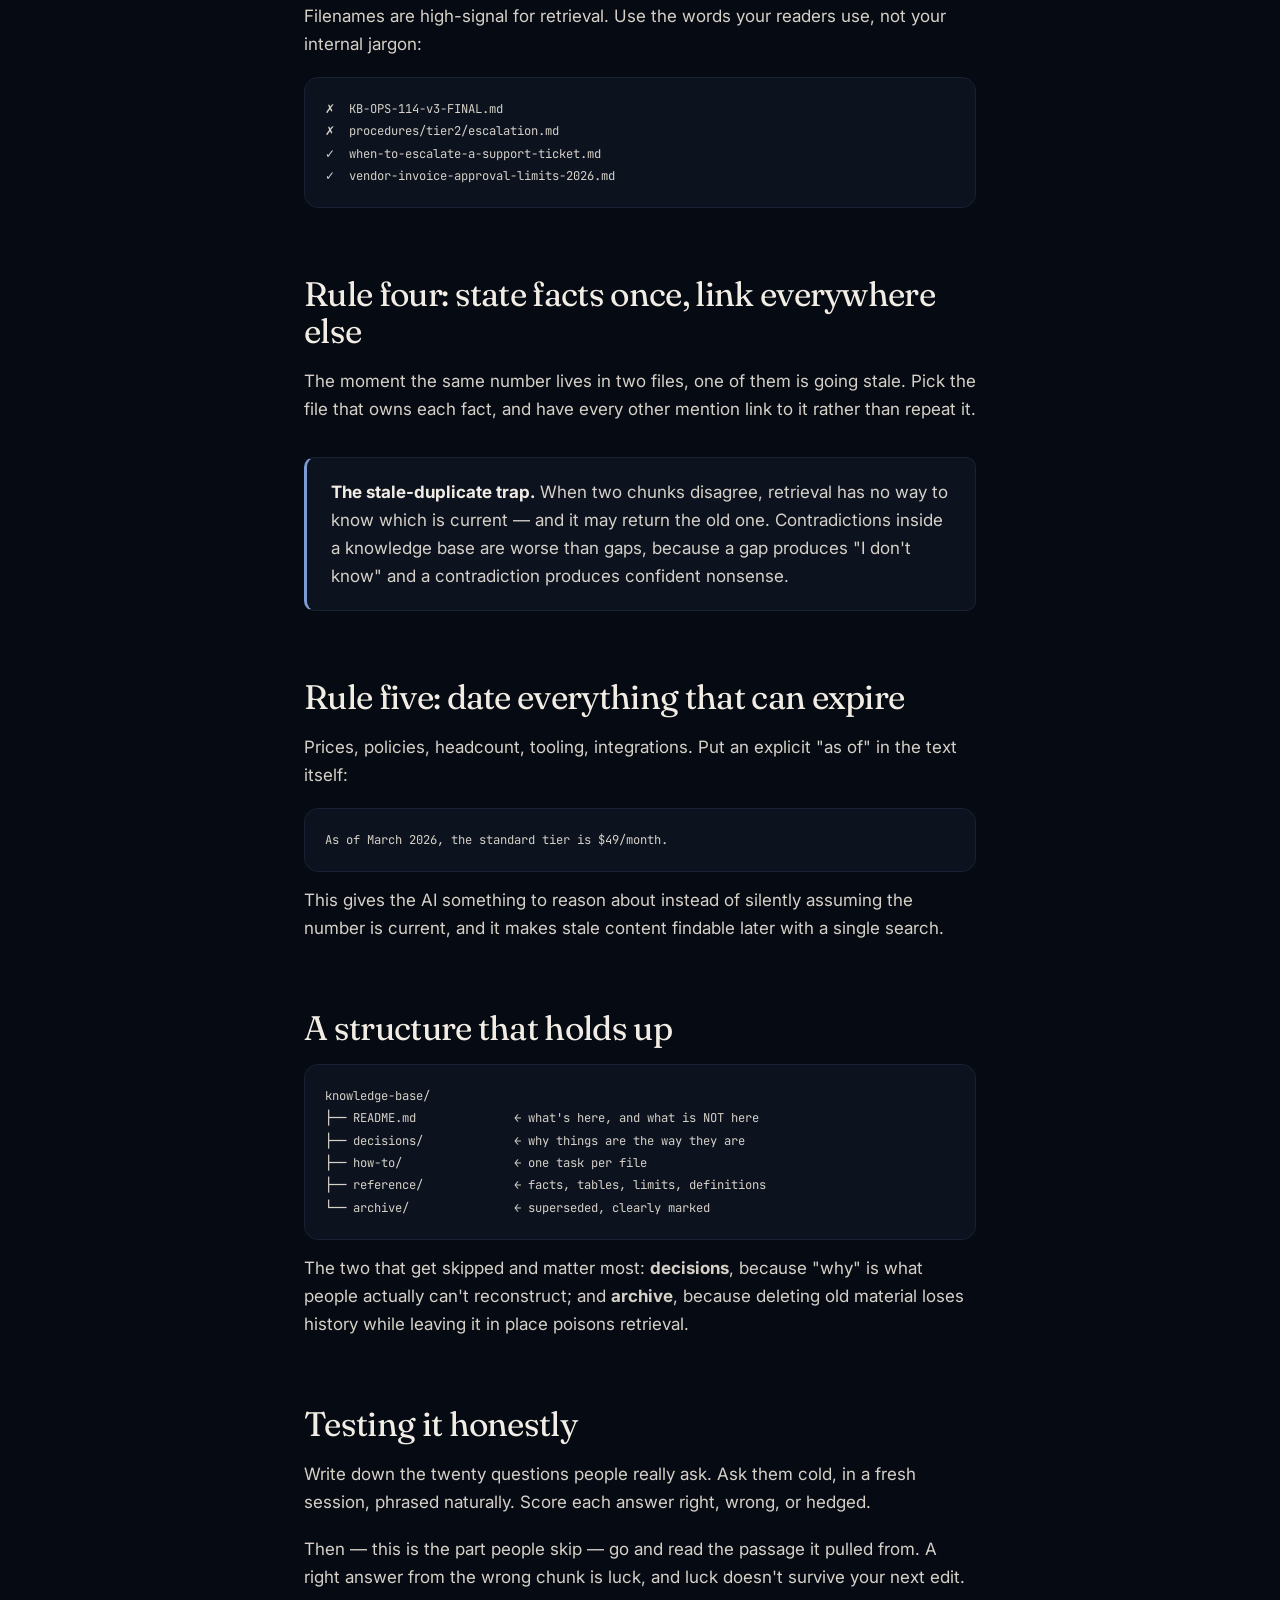
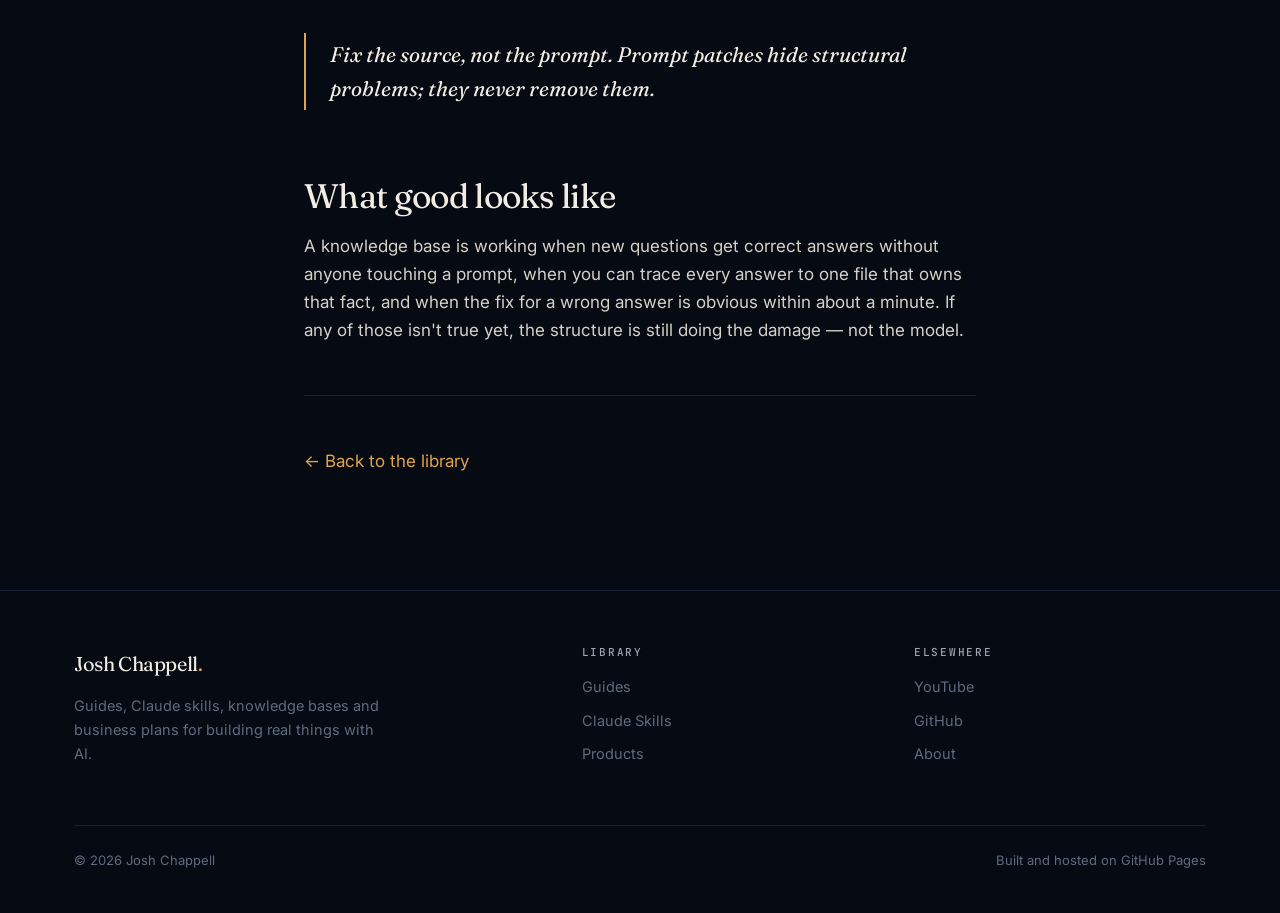
<file: guides/knowledge-base-blueprint.html>
<!DOCTYPE html>
<html lang="en">
<head>
<meta charset="utf-8">
<meta name="viewport" content="width=device-width, initial-scale=1">
<title>The knowledge base blueprint — Josh Chappell</title>
<meta name="description" content="How to structure a knowledge base an AI can navigate — chunking, naming, cross-linking, and the retrieval mistakes that quietly wreck accuracy.">
<link rel="canonical" href="https://jchappellmedia.github.io/guides/knowledge-base-blueprint.html">

<meta property="og:type" content="article">
<meta property="og:title" content="The knowledge base blueprint">
<meta property="og:description" content="How to structure a knowledge base an AI can navigate — chunking, naming, cross-linking, and the retrieval mistakes that quietly wreck accuracy.">
<meta property="og:url" content="https://jchappellmedia.github.io/guides/knowledge-base-blueprint.html">
<meta property="og:image" content="https://jchappellmedia.github.io/assets/img/og.jpg">
<meta name="twitter:card" content="summary_large_image">

<script type="application/ld+json">
{"@context":"https://schema.org","@type":"Article",
 "headline":"The knowledge base blueprint",
 "description":"How to structure a knowledge base an AI can navigate — chunking, naming, cross-linking, and the retrieval mistakes that quietly wreck accuracy.",
 "datePublished":"2026-09-16",
 "author":{"@type":"Person","name":"Josh Chappell"},
 "mainEntityOfPage":"https://jchappellmedia.github.io/guides/knowledge-base-blueprint.html"}
</script>

<link rel="icon" href="data:image/svg+xml,<svg xmlns='http://www.w3.org/2000/svg' viewBox='0 0 100 100'>

<link rel="preconnect" href="https://fonts.googleapis.com">
<link rel="preconnect" href="https://fonts.gstatic.com" crossorigin>
<link href="https://fonts.googleapis.com/css2?family=Fraunces:ital,opsz,wght@0,9..144,300..700;1,9..144,300..700&family=Inter:wght@400;500;600&family=JetBrains+Mono:wght@400;500&display=swap" rel="stylesheet">
<link rel="stylesheet" href="../assets/css/site.css">
</head>
<body>

<header class="site-header">
  <div class="wrap nav">
    <a class="brand" href="../index.html">Josh Chappell<span class="dot">.</span></a>
    <button class="nav-toggle" aria-label="Menu" aria-expanded="false">
      <svg width="24" height="24" viewBox="0 0 24 24" fill="none" stroke="currentColor" stroke-width="1.6">
        <path d="M3 6h18M3 12h18M3 18h18"/>
      </svg>
    </button>
    <ul class="nav-links">
      <li><a href="../guides.html">Guides</a></li>
      <li><a href="../skills.html">Claude Skills</a></li>
      <li><a href="../products.html">Products</a></li>
      <li><a href="../about.html">About</a></li>
      <li><a class="btn btn-ghost" href="https://youtube.com/@jchappellmedia" target="_blank" rel="noopener">YouTube</a></li>
    </ul>
  </div>
</header>

<main>
  <article class="wrap article">
    <div class="article-meta">
      <span>Knowledge Base</span><span>September 16, 2026</span><span>8 min read</span>
    </div>
    <h1>The knowledge base blueprint</h1>

    <p class="lede">Most knowledge bases are organised for the person who built them. Retrieval doesn't care how tidy your folders are — it cares whether each chunk makes sense alone. That difference is why so many AI setups confidently return the wrong answer.</p>

    <h2>The core problem</h2>
    <p>When an AI searches your knowledge base, it doesn't read the whole thing. It pulls a handful of passages that look relevant and answers from those. So every passage has to survive being read completely out of context.</p>
    <p>A heading three levels up that says "2025 Pricing" doesn't travel with the paragraph underneath it. If that paragraph just says "the rate increases to $180 after the first tier," the AI has no idea what year, what product, or what tier. It will still answer. That's the failure mode.</p>

    <h2>Rule one: every chunk carries its own context</h2>
    <p>Write so that any single paragraph, lifted out and shown to a stranger, still means something. In practice:</p>
    <ul>
      <li>Repeat the subject instead of using "it" or "this" across a section break.</li>
      <li>Put dates and versions <em>inside</em> the sentence, not only in the heading.</li>
      <li>Restate the qualifier — "for enterprise accounts" — in each rule it applies to.</li>
    </ul>
    <p>It reads slightly redundant to a human. It reads correctly to a machine. Optimise for the machine; humans skim past repetition without noticing.</p>

    <h2>Rule two: one document, one answerable question</h2>
    <p>The best unit isn't the topic — it's the question. A file called <code>refund-policy.md</code> is fine. A file called <code>how-do-refunds-work-after-90-days.md</code> is better, because it matches the shape of what someone will actually ask.</p>
    <p>When a document tries to cover five questions, retrieval returns it for all five and the AI has to guess which part you meant. Split it.</p>

    <h2>Rule three: name files the way people ask</h2>
    <p>Filenames are high-signal for retrieval. Use the words your readers use, not your internal jargon:</p>
    <pre><code>✗  KB-OPS-114-v3-FINAL.md
✗  procedures/tier2/escalation.md
✓  when-to-escalate-a-support-ticket.md
✓  vendor-invoice-approval-limits-2026.md</code></pre>

    <h2>Rule four: state facts once, link everywhere else</h2>
    <p>The moment the same number lives in two files, one of them is going stale. Pick the file that owns each fact, and have every other mention link to it rather than repeat it.</p>
    <div class="callout">
      <p><strong>The stale-duplicate trap.</strong> When two chunks disagree, retrieval has no way to know which is current — and it may return the old one. Contradictions inside a knowledge base are worse than gaps, because a gap produces "I don't know" and a contradiction produces confident nonsense.</p>
    </div>

    <h2>Rule five: date everything that can expire</h2>
    <p>Prices, policies, headcount, tooling, integrations. Put an explicit "as of" in the text itself:</p>
    <pre><code>As of March 2026, the standard tier is $49/month.</code></pre>
    <p>This gives the AI something to reason about instead of silently assuming the number is current, and it makes stale content findable later with a single search.</p>

    <h2>A structure that holds up</h2>
    <pre><code>knowledge-base/
├── README.md              ← what's here, and what is NOT here
├── decisions/             ← why things are the way they are
├── how-to/                ← one task per file
├── reference/             ← facts, tables, limits, definitions
└── archive/               ← superseded, clearly marked</code></pre>
    <p>The two that get skipped and matter most: <strong>decisions</strong>, because "why" is what people actually can't reconstruct; and <strong>archive</strong>, because deleting old material loses history while leaving it in place poisons retrieval.</p>

    <h2>Testing it honestly</h2>
    <p>Write down the twenty questions people really ask. Ask them cold, in a fresh session, phrased naturally. Score each answer right, wrong, or hedged.</p>
    <p>Then — this is the part people skip — go and read the passage it pulled from. A right answer from the wrong chunk is luck, and luck doesn't survive your next edit.</p>

    <blockquote>Fix the source, not the prompt. Prompt patches hide structural problems; they never remove them.</blockquote>

    <h2>What good looks like</h2>
    <p>A knowledge base is working when new questions get correct answers without anyone touching a prompt, when you can trace every answer to one file that owns that fact, and when the fix for a wrong answer is obvious within about a minute. If any of those isn't true yet, the structure is still doing the damage — not the model.</p>

    <hr>
    <p><a href="../guides.html">&larr; Back to the library</a></p>
  </article>
</main>

<footer class="site-footer">
  <div class="wrap">
    <div class="footer-grid">
      <div>
        <a class="brand" href="../index.html">Josh Chappell<span class="dot">.</span></a>
        <p style="margin-top:14px;max-width:34ch">Guides, Claude skills, knowledge bases and business plans for building real things with AI.</p>
      </div>
      <div>
        <h4>Library</h4>
        <ul>
          <li><a href="../guides.html">Guides</a></li>
          <li><a href="../skills.html">Claude Skills</a></li>
          <li><a href="../products.html">Products</a></li>
        </ul>
      </div>
      <div>
        <h4>Elsewhere</h4>
        <ul>
          <li><a href="https://youtube.com/@jchappellmedia" target="_blank" rel="noopener">YouTube</a></li>
          <li><a href="https://github.com/jchappellmedia" target="_blank" rel="noopener">GitHub</a></li>
          <li><a href="../about.html">About</a></li>
        </ul>
      </div>
    </div>
    <div class="footer-bottom">
      <span>&copy; <span data-year>2026</span> Josh Chappell</span>
      <span>Built and hosted on GitHub Pages</span>
    </div>
  </div>
</footer>

<script src="../assets/js/site.js"></script>
</body>
</html>
</file>
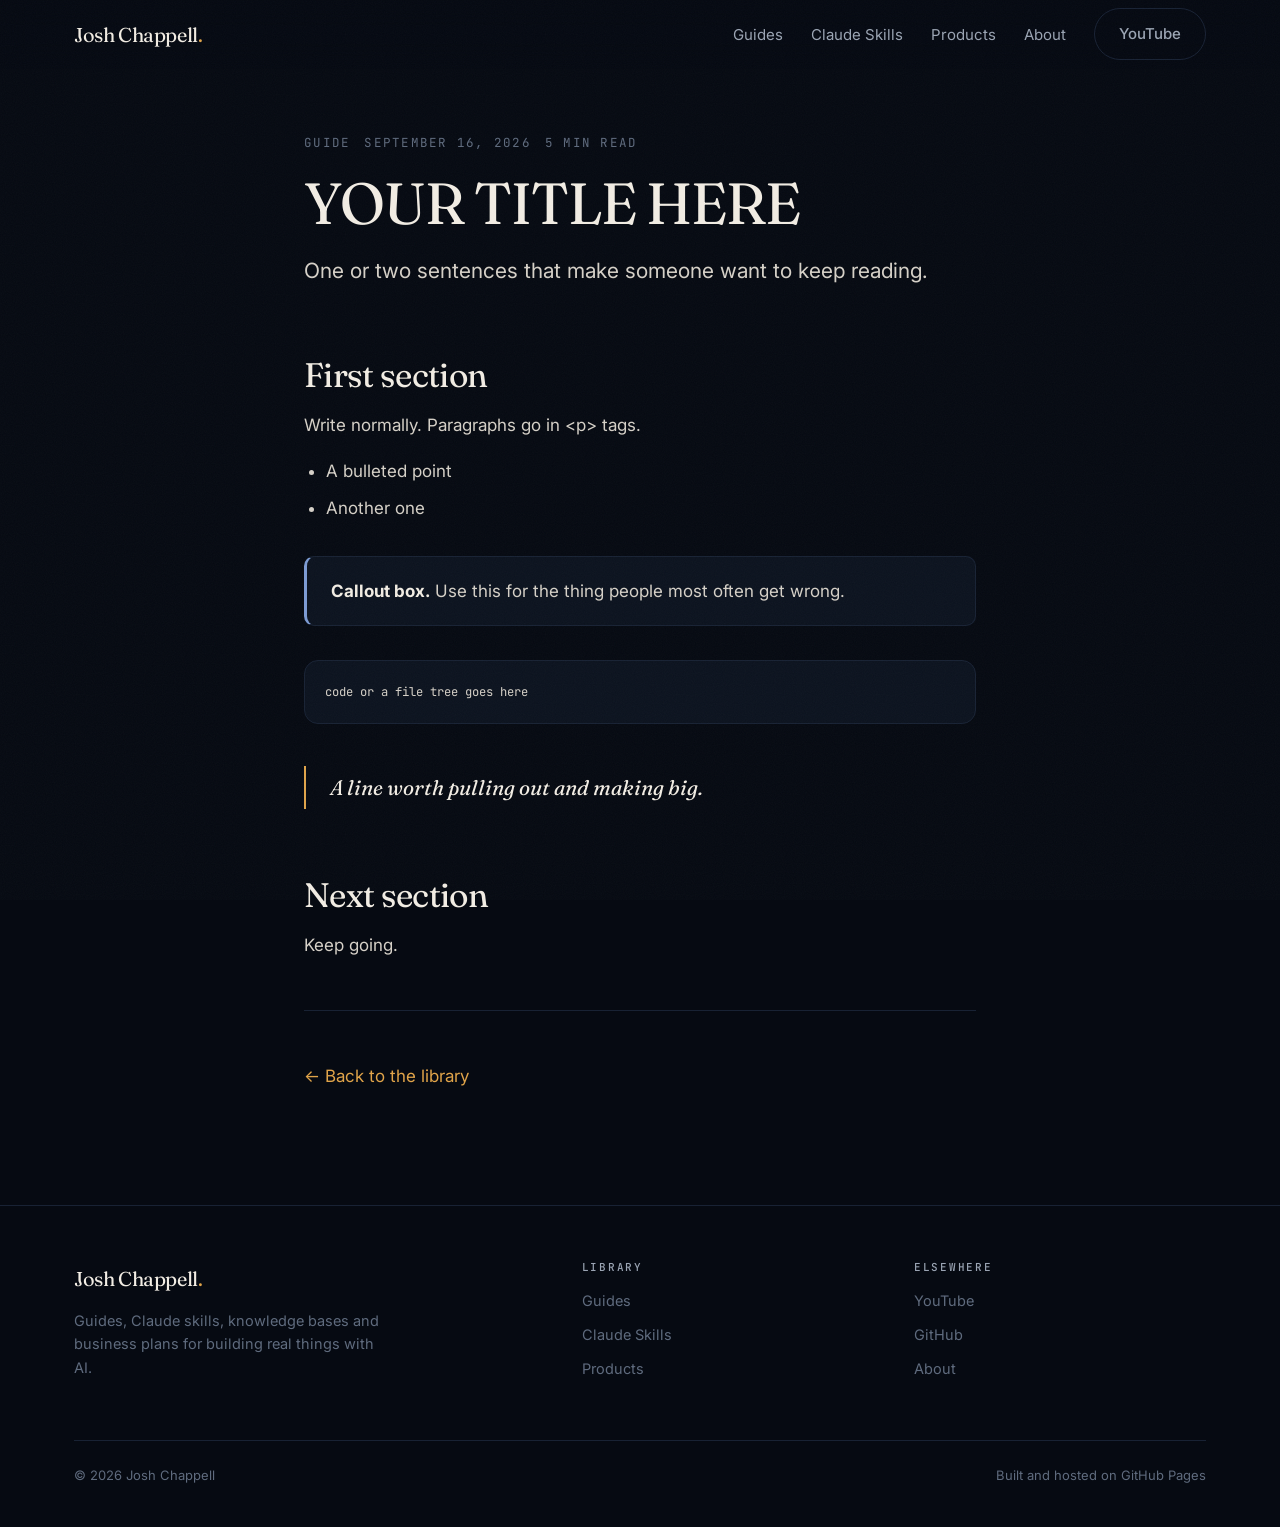
<file: templates/guide-template.html>
<!DOCTYPE html>
<html lang="en">
<head>
<meta charset="utf-8">
<meta name="viewport" content="width=device-width, initial-scale=1">
<title>YOUR TITLE HERE — Josh Chappell</title>
<meta name="description" content="One sentence for Google and link previews.">
<link rel="canonical" href="https://jchappellmedia.github.io/guides/your-slug-here.html">

<meta property="og:type" content="article">
<meta property="og:title" content="YOUR TITLE HERE">
<meta property="og:description" content="What a Claude skill actually is, the folder structure that works, and the single most common reason homemade skills never fire.">
<meta property="og:url" content="https://jchappellmedia.github.io/guides/your-slug-here.html">
<meta property="og:image" content="https://jchappellmedia.github.io/assets/img/og.jpg">
<meta name="twitter:card" content="summary_large_image">

<script type="application/ld+json">
{"@context":"https://schema.org","@type":"Article",
 "headline":"YOUR TITLE HERE",
 "description":"What a Claude skill actually is, the folder structure that works, and the single most common reason homemade skills never fire.",
 "datePublished":"2026-09-16",
 "author":{"@type":"Person","name":"Josh Chappell"},
 "mainEntityOfPage":"https://jchappellmedia.github.io/guides/your-slug-here.html"}
</script>

<link rel="icon" href="data:image/svg+xml,<svg xmlns='http://www.w3.org/2000/svg' viewBox='0 0 100 100'>

<link rel="preconnect" href="https://fonts.googleapis.com">
<link rel="preconnect" href="https://fonts.gstatic.com" crossorigin>
<link href="https://fonts.googleapis.com/css2?family=Fraunces:ital,opsz,wght@0,9..144,300..700;1,9..144,300..700&family=Inter:wght@400;500;600&family=JetBrains+Mono:wght@400;500&display=swap" rel="stylesheet">
<link rel="stylesheet" href="../assets/css/site.css">
</head>
<body>

<header class="site-header">
  <div class="wrap nav">
    <a class="brand" href="../index.html">Josh Chappell<span class="dot">.</span></a>
    <button class="nav-toggle" aria-label="Menu" aria-expanded="false">
      <svg width="24" height="24" viewBox="0 0 24 24" fill="none" stroke="currentColor" stroke-width="1.6">
        <path d="M3 6h18M3 12h18M3 18h18"/>
      </svg>
    </button>
    <ul class="nav-links">
      <li><a href="../guides.html">Guides</a></li>
      <li><a href="../skills.html">Claude Skills</a></li>
      <li><a href="../products.html">Products</a></li>
      <li><a href="../about.html">About</a></li>
      <li><a class="btn btn-ghost" href="https://youtube.com/@jchappellmedia" target="_blank" rel="noopener">YouTube</a></li>
    </ul>
  </div>
</header>

<main>
  <article class="wrap article">
    <div class="article-meta">
      <span>Guide</span><span>September 16, 2026</span><span>5 min read</span>
    </div>
    <h1>YOUR TITLE HERE</h1>

    <p class="lede">One or two sentences that make someone want to keep reading.</p>

    <h2>First section</h2>
    <p>Write normally. Paragraphs go in &lt;p&gt; tags.</p>

    <ul>
      <li>A bulleted point</li>
      <li>Another one</li>
    </ul>

    <div class="callout">
      <p><strong>Callout box.</strong> Use this for the thing people most often get wrong.</p>
    </div>

    <pre><code>code or a file tree goes here</code></pre>

    <blockquote>A line worth pulling out and making big.</blockquote>

    <h2>Next section</h2>
    <p>Keep going.</p>

    <hr>
    <p><a href="../guides.html">&larr; Back to the library</a></p>
  </article>
</main>

<footer class="site-footer">
  <div class="wrap">
    <div class="footer-grid">
      <div>
        <a class="brand" href="../index.html">Josh Chappell<span class="dot">.</span></a>
        <p style="margin-top:14px;max-width:34ch">Guides, Claude skills, knowledge bases and business plans for building real things with AI.</p>
      </div>
      <div>
        <h4>Library</h4>
        <ul>
          <li><a href="../guides.html">Guides</a></li>
          <li><a href="../skills.html">Claude Skills</a></li>
          <li><a href="../products.html">Products</a></li>
        </ul>
      </div>
      <div>
        <h4>Elsewhere</h4>
        <ul>
          <li><a href="https://youtube.com/@jchappellmedia" target="_blank" rel="noopener">YouTube</a></li>
          <li><a href="https://github.com/jchappellmedia" target="_blank" rel="noopener">GitHub</a></li>
          <li><a href="../about.html">About</a></li>
        </ul>
      </div>
    </div>
    <div class="footer-bottom">
      <span>&copy; <span data-year>2026</span> Josh Chappell</span>
      <span>Built and hosted on GitHub Pages</span>
    </div>
  </div>
</footer>

<script src="../assets/js/site.js"></script>
</body>
</html>
</file>
<file: assets/css/site.css>
/* ============================================================
   Josh Chappell — design system
   Edit the tokens below to restyle the entire site at once.
   ============================================================ */

:root {
  /* --- Color --- */
  --ink:        #060A12;   /* deep blue-hour black     */
  --ink-2:      #0C131F;   /* raised surfaces (cards)  */
  --ink-3:      #182234;   /* borders, hairlines       */
  --paper:      #F2EDE4;   /* primary text             */
  --paper-dim:  #9BA5B4;   /* secondary text           */
  --paper-faint:#5F6B7E;   /* tertiary / meta text     */
  --gold:       #E0A44A;   /* primary accent           */
  --violet:     #7C9BD4;   /* secondary accent (dusk)  */
  --teal:       #5FA8B8;   /* tertiary accent          */

  /* --- Type --- */
  --display: "Fraunces", Georgia, "Times New Roman", serif;
  --body:    "Inter", -apple-system, BlinkMacSystemFont, "Segoe UI", sans-serif;
  --mono:    "JetBrains Mono", ui-monospace, "SF Mono", Menlo, monospace;

  /* --- Layout --- */
  --gutter: 24px;
  --max:    1180px;
  --radius: 14px;

  /* --- Motion --- */
  --ease: cubic-bezier(0.22, 1, 0.36, 1);
}

*, *::before, *::after { box-sizing: border-box; }

html { scroll-behavior: smooth; -webkit-text-size-adjust: 100%; }

body {
  margin: 0;
  background: var(--ink);
  color: var(--paper);
  font-family: var(--body);
  font-size: 17px;
  line-height: 1.65;
  -webkit-font-smoothing: antialiased;
  overflow-x: hidden;
}

/* Subtle film grain over the whole page — the "artful" texture. */
body::after {
  content: "";
  position: fixed;
  inset: 0;
  pointer-events: none;
  z-index: 9999;
  opacity: 0.035;
  background-image: url("data:image/svg+xml,%3Csvg xmlns='http://www.w3.org/2000/svg' width='200' height='200'%3E%3Cfilter id='n'%3E%3CfeTurbulence type='fractalNoise' baseFrequency='0.9' numOctaves='3'/%3E%3C/filter%3E%3Crect width='200' height='200' filter='url(%23n)'/%3E%3C/svg%3E");
}

img { max-width: 100%; display: block; }

a { color: var(--gold); text-decoration: none; }
a:hover { text-decoration: underline; text-underline-offset: 3px; }

::selection { background: var(--gold); color: var(--ink); }

/* ---------- Layout primitives ---------- */

.wrap {
  width: 100%;
  max-width: var(--max);
  margin-inline: auto;
  padding-inline: var(--gutter);
}

.section { padding-block: clamp(64px, 10vw, 120px); }

.eyebrow {
  font-family: var(--mono);
  font-size: 12px;
  letter-spacing: 0.18em;
  text-transform: uppercase;
  color: var(--gold);
  margin: 0 0 18px;
}

h1, h2, h3, h4 {
  font-family: var(--display);
  font-weight: 400;
  line-height: 1.08;
  letter-spacing: -0.02em;
  margin: 0 0 0.5em;
  font-variation-settings: "SOFT" 20, "WONK" 1;
}

h1 { font-size: clamp(44px, 8vw, 86px); }
h2 { font-size: clamp(32px, 5vw, 50px); }
h3 { font-size: clamp(21px, 2.6vw, 27px); letter-spacing: -0.01em; }

p { margin: 0 0 1.1em; }

.lede {
  font-size: clamp(18px, 2.2vw, 21px);
  color: var(--paper-dim);
  max-width: 60ch;
}

.rule {
  height: 1px;
  border: 0;
  background: linear-gradient(90deg, var(--ink-3), transparent);
  margin: 0;
}

/* ---------- Header ---------- */

.site-header {
  position: sticky;
  top: 0;
  z-index: 100;
  backdrop-filter: blur(14px);
  -webkit-backdrop-filter: blur(14px);
  background: color-mix(in srgb, var(--ink) 78%, transparent);
  border-bottom: 1px solid transparent;
  transition: border-color 0.3s var(--ease);
}
.site-header.scrolled { border-bottom-color: var(--ink-3); }

.nav {
  display: flex;
  align-items: center;
  justify-content: space-between;
  gap: 20px;
  height: 68px;
}

.brand {
  font-family: var(--display);
  font-size: 20px;
  color: var(--paper);
  letter-spacing: -0.02em;
  white-space: nowrap;
}
.brand:hover { text-decoration: none; color: var(--gold); }
.brand .dot { color: var(--gold); }

.nav-links {
  display: flex;
  align-items: center;
  gap: 28px;
  list-style: none;
  margin: 0;
  padding: 0;
}
.nav-links a {
  color: var(--paper-dim);
  font-size: 15px;
  transition: color 0.2s var(--ease);
}
.nav-links a:hover,
.nav-links a[aria-current="page"] { color: var(--paper); text-decoration: none; }

.nav-toggle {
  display: none;
  background: none;
  border: 0;
  color: var(--paper);
  cursor: pointer;
  padding: 8px;
  margin-right: -8px;
}

/* ---------- Buttons ---------- */

.btn {
  display: inline-flex;
  align-items: center;
  gap: 9px;
  padding: 13px 24px;
  border-radius: 999px;
  font-size: 15px;
  font-weight: 500;
  border: 1px solid transparent;
  cursor: pointer;
  transition: transform 0.2s var(--ease), background 0.2s var(--ease),
              border-color 0.2s var(--ease), color 0.2s var(--ease);
  white-space: nowrap;
}
.btn:hover { text-decoration: none; transform: translateY(-2px); }

.btn-primary { background: var(--gold); color: var(--ink); }
.btn-primary:hover { background: #F0B75E; }

.btn-ghost {
  border-color: var(--ink-3);
  color: var(--paper);
  background: transparent;
}
.btn-ghost:hover { border-color: var(--paper-faint); background: var(--ink-2); }

/* ---------- Hero ---------- */

.hero {
  position: relative;
  min-height: min(88vh, 780px);
  display: flex;
  align-items: center;
  padding-block: 80px;
  overflow: hidden;
}

#hero-canvas {
  position: absolute;
  inset: 0;
  width: 100%;
  height: 100%;
  z-index: 0;
  opacity: 0.55;
}

/* Fade the generative art out toward the bottom so text stays readable. */
.hero::after {
  content: "";
  position: absolute;
  inset: 0;
  z-index: 1;
  pointer-events: none;
  background: radial-gradient(ellipse 80% 60% at 30% 45%,
              transparent 0%, color-mix(in srgb, var(--ink) 70%, transparent) 70%,
              var(--ink) 100%);
}

.hero .wrap { position: relative; z-index: 2; }

.hero h1 { max-width: 15ch; margin-bottom: 24px; }
.hero h1 em {
  font-style: italic;
  color: var(--gold);
  font-variation-settings: "SOFT" 60, "WONK" 1;
}

.hero-actions {
  display: flex;
  flex-wrap: wrap;
  gap: 14px;
  margin-top: 36px;
}

/* ---------- Cards / grid ---------- */

.grid {
  display: grid;
  grid-template-columns: repeat(auto-fill, minmax(290px, 1fr));
  gap: 20px;
}

.card {
  position: relative;
  display: flex;
  flex-direction: column;
  background: var(--ink-2);
  border: 1px solid var(--ink-3);
  border-radius: var(--radius);
  padding: 26px;
  overflow: hidden;
  transition: transform 0.3s var(--ease), border-color 0.3s var(--ease);
  color: inherit;
}
.card:hover {
  transform: translateY(-4px);
  border-color: color-mix(in srgb, var(--accent, var(--gold)) 45%, var(--ink-3));
  text-decoration: none;
}

/* Colored hairline that lights up on hover. */
.card::before {
  content: "";
  position: absolute;
  top: 0; left: 0; right: 0;
  height: 2px;
  background: var(--accent, var(--gold));
  opacity: 0.35;
  transition: opacity 0.3s var(--ease);
}
.card:hover::before { opacity: 1; }

.card-top {
  display: flex;
  align-items: center;
  justify-content: space-between;
  gap: 12px;
  margin-bottom: 16px;
}

.tag {
  font-family: var(--mono);
  font-size: 10.5px;
  letter-spacing: 0.14em;
  text-transform: uppercase;
  color: var(--accent, var(--gold));
  border: 1px solid color-mix(in srgb, var(--accent, var(--gold)) 30%, transparent);
  background: color-mix(in srgb, var(--accent, var(--gold)) 9%, transparent);
  padding: 4px 10px;
  border-radius: 999px;
  white-space: nowrap;
}

.price {
  font-family: var(--mono);
  font-size: 13px;
  color: var(--paper);
  white-space: nowrap;
}
.price.free { color: var(--teal); }

.card h3 { margin-bottom: 10px; color: var(--paper); }

.card p {
  color: var(--paper-dim);
  font-size: 15px;
  line-height: 1.6;
  margin: 0;
  flex: 1;
}

.card-foot {
  margin-top: 20px;
  padding-top: 16px;
  border-top: 1px solid var(--ink-3);
  display: flex;
  align-items: center;
  justify-content: space-between;
  gap: 10px;
  font-size: 13.5px;
  color: var(--paper-faint);
  font-family: var(--mono);
}
.card-cta { color: var(--accent, var(--gold)); }
.card:hover .card-cta { text-decoration: underline; text-underline-offset: 3px; }

/* ---------- Filter pills ---------- */

.filters {
  display: flex;
  flex-wrap: wrap;
  gap: 10px;
  margin-bottom: 32px;
}
.filter {
  background: transparent;
  border: 1px solid var(--ink-3);
  color: var(--paper-dim);
  font-family: var(--mono);
  font-size: 12px;
  letter-spacing: 0.08em;
  text-transform: uppercase;
  padding: 9px 16px;
  border-radius: 999px;
  cursor: pointer;
  transition: all 0.2s var(--ease);
}
.filter:hover { color: var(--paper); border-color: var(--paper-faint); }
.filter[aria-pressed="true"] {
  background: var(--paper);
  border-color: var(--paper);
  color: var(--ink);
}

.empty {
  color: var(--paper-faint);
  font-family: var(--mono);
  font-size: 14px;
  padding: 48px 0;
  text-align: center;
  grid-column: 1 / -1;
}

/* ---------- Section heading row ---------- */

.section-head {
  display: flex;
  align-items: flex-end;
  justify-content: space-between;
  gap: 24px;
  margin-bottom: 40px;
  flex-wrap: wrap;
}
.section-head h2 { margin-bottom: 0; }
.section-head .lede { margin: 12px 0 0; }

/* ---------- Article (guide pages) ---------- */

.article {
  max-width: 720px;
  margin-inline: auto;
  padding-block: 64px 96px;
}
.article-meta {
  font-family: var(--mono);
  font-size: 12.5px;
  letter-spacing: 0.1em;
  text-transform: uppercase;
  color: var(--paper-faint);
  margin-bottom: 18px;
  display: flex;
  gap: 14px;
  flex-wrap: wrap;
}
.article h1 { font-size: clamp(36px, 6vw, 58px); margin-bottom: 20px; }
.article h2 { font-size: clamp(26px, 3.4vw, 34px); margin-top: 2em; }
.article h3 { margin-top: 1.8em; }
.article p, .article li { color: #D6D1C8; }
.article ul, .article ol { padding-left: 1.3em; }
.article li { margin-bottom: 0.5em; }
.article blockquote {
  margin: 2em 0;
  padding: 4px 0 4px 24px;
  border-left: 2px solid var(--gold);
  font-family: var(--display);
  font-size: 21px;
  font-style: italic;
  color: var(--paper);
}
.article code {
  font-family: var(--mono);
  font-size: 0.87em;
  background: var(--ink-2);
  border: 1px solid var(--ink-3);
  border-radius: 5px;
  padding: 2px 6px;
  color: var(--gold);
}
.article pre {
  background: var(--ink-2);
  border: 1px solid var(--ink-3);
  border-radius: var(--radius);
  padding: 20px;
  overflow-x: auto;
  font-size: 14px;
  line-height: 1.6;
}
.article pre code { background: none; border: 0; padding: 0; color: #D6D1C8; }
.article img { border-radius: var(--radius); margin: 2em 0; }
.article hr { border: 0; height: 1px; background: var(--ink-3); margin: 3em 0; }

.callout {
  background: var(--ink-2);
  border: 1px solid var(--ink-3);
  border-left: 3px solid var(--violet);
  border-radius: 10px;
  padding: 20px 24px;
  margin: 2em 0;
}
.callout p:last-child { margin-bottom: 0; }
.callout strong { color: var(--paper); }

/* ---------- CTA band ---------- */

.band {
  border-block: 1px solid var(--ink-3);
  background:
    radial-gradient(ellipse 60% 100% at 50% 100%,
      color-mix(in srgb, var(--violet) 12%, transparent), transparent 70%),
    var(--ink-2);
  text-align: center;
}
.band .wrap { max-width: 660px; }
.band h2 { margin-bottom: 16px; }
.band .lede { margin-inline: auto; }

/* ---------- Footer ---------- */

.site-footer {
  border-top: 1px solid var(--ink-3);
  padding-block: 56px 40px;
  color: var(--paper-faint);
  font-size: 14.5px;
}
.footer-grid {
  display: grid;
  grid-template-columns: 1.6fr 1fr 1fr;
  gap: 40px;
  margin-bottom: 44px;
}
.site-footer h4 {
  font-family: var(--mono);
  font-size: 11px;
  font-weight: 500;
  letter-spacing: 0.16em;
  text-transform: uppercase;
  color: var(--paper-dim);
  margin-bottom: 16px;
}
.site-footer ul { list-style: none; margin: 0; padding: 0; }
.site-footer li { margin-bottom: 10px; }
.site-footer li a { color: var(--paper-faint); }
.site-footer li a:hover { color: var(--paper); text-decoration: none; }
.footer-bottom {
  display: flex;
  justify-content: space-between;
  gap: 16px;
  flex-wrap: wrap;
  padding-top: 24px;
  border-top: 1px solid var(--ink-3);
  font-size: 13px;
}

/* ---------- Reveal on scroll ---------- */

.reveal {
  opacity: 0;
  transform: translateY(18px);
  transition: opacity 0.7s var(--ease), transform 0.7s var(--ease);
}
.reveal.in { opacity: 1; transform: none; }

/* ---------- Responsive ---------- */

@media (max-width: 860px) {
  .footer-grid { grid-template-columns: 1fr 1fr; }
}

@media (max-width: 680px) {
  body { font-size: 16px; }
  .nav-toggle { display: block; }
  .nav-links {
    position: absolute;
    top: 68px;
    left: 0;
    right: 0;
    flex-direction: column;
    align-items: stretch;
    gap: 0;
    background: var(--ink-2);
    border-bottom: 1px solid var(--ink-3);
    padding: 8px 0;
    display: none;
  }
  .nav-links.open { display: flex; }
  .nav-links li { padding: 0 var(--gutter); }
  .nav-links a { display: block; padding: 13px 0; font-size: 16px; }
  .nav-links .btn { margin: 10px 0 14px; justify-content: center; }
  .hero { min-height: auto; padding-block: 64px 72px; }
  .hero-actions .btn { flex: 1 1 100%; justify-content: center; }
  .footer-grid { grid-template-columns: 1fr; gap: 32px; }
  .grid { grid-template-columns: 1fr; }
}

@media (prefers-reduced-motion: reduce) {
  html { scroll-behavior: auto; }
  *, *::before, *::after {
    animation-duration: 0.01ms !important;
    transition-duration: 0.01ms !important;
  }
  .reveal { opacity: 1; transform: none; }
  #hero-canvas { display: none; }
}

/* ============================================================
   Photographic hero  —  split composition

   The source frame is a full-width silhouette with no empty
   space to set type over, so instead of hiding the subject
   behind a scrim the hero splits: type on the left, the frame
   bleeding off the right edge, the two joined by a gradient.
   On phones it falls back to full-bleed behind a heavy veil.

   To change the hero, replace assets/img/hero.jpg (and
   hero-mobile.jpg). Nothing else needs editing.
   ============================================================ */

.hero.has-photo {
  min-height: min(90vh, 820px);
  padding-block: 72px;
}

.hero-photo {
  position: absolute;
  top: 0;
  bottom: 0;
  right: 0;
  width: 62%;
  z-index: 0;
  overflow: hidden;          /* clips the drift so it cannot cross the veil */
}

.hero-photo::before {
  content: "";
  position: absolute;
  inset: 0;
  background-image: url("../img/hero.jpg");
  background-size: cover;
  background-position: 62% 46%;
  filter: saturate(1.12) contrast(1.1) brightness(0.86);
  animation: heroDrift 34s ease-in-out infinite alternate;
}

@keyframes heroDrift {
  from { transform: scale(1.03); }
  to   { transform: scale(1.09); }
}

/* Feather the photo into the page on every edge so it reads as
   one image, not a pasted-in rectangle. */
.hero-veil {
  position: absolute;
  top: 0;
  bottom: 0;
  right: 0;
  width: 62%;
  z-index: 1;
  pointer-events: none;
  background:
    linear-gradient(90deg,
      var(--ink) 0%,
      color-mix(in srgb, var(--ink) 82%, transparent) 16%,
      color-mix(in srgb, var(--ink) 30%, transparent) 42%,
      transparent 70%),
    linear-gradient(180deg,
      color-mix(in srgb, var(--ink) 70%, transparent) 0%,
      transparent 18%,
      transparent 68%,
      color-mix(in srgb, var(--ink) 75%, transparent) 92%,
      var(--ink) 100%);
}

/* With a photo present the generative art becomes a faint
   texture across the whole hero rather than the main event. */
.hero.has-photo #hero-canvas { z-index: 2; opacity: 0.12; mix-blend-mode: screen; }
.hero.has-photo::after { display: none; }
.hero.has-photo .wrap { z-index: 3; }

/* Keep the type clear of the photo on wide screens. */
.hero.has-photo h1 {
  font-size: clamp(40px, 4.6vw, 64px);
  max-width: 11ch;
}
.hero.has-photo .lede { max-width: 36ch; }

@media (min-width: 1100px) {
  .hero-photo, .hero-veil { width: 58%; }
}

/* ---- Narrow screens: full bleed behind a heavy veil ---- */
@media (max-width: 900px) {
  .hero-photo { width: 100%; }
  .hero-photo::before {
    background-image: url("../img/hero-mobile.jpg");
    background-position: 42% 40%;
    filter: saturate(1.1) contrast(1.12) brightness(0.58);
  }
  .hero-veil {
    width: 100%;
    background:
      linear-gradient(180deg,
        color-mix(in srgb, var(--ink) 78%, transparent) 0%,
        color-mix(in srgb, var(--ink) 55%, transparent) 30%,
        color-mix(in srgb, var(--ink) 80%, transparent) 72%,
        var(--ink) 100%);
  }
  .hero.has-photo h1 { max-width: 15ch; font-size: clamp(40px, 8vw, 62px); }
  .hero.has-photo .lede { max-width: 46ch; }
  .hero.has-photo h1,
  .hero.has-photo .lede {
    text-shadow: 0 2px 26px color-mix(in srgb, var(--ink) 85%, transparent);
  }
}

@media (prefers-reduced-motion: reduce) {
  .hero-photo::before { animation: none; transform: none; }
}

/* ---------- Checkout ---------- */

.checkout { max-width: 640px; }
.checkout h1 { font-size: clamp(34px, 5vw, 52px); }

.back-link {
  display: inline-block;
  font-family: var(--mono);
  font-size: 13px;
  letter-spacing: 0.08em;
  text-transform: uppercase;
  color: var(--paper-faint);
  margin-bottom: 40px;
}
.back-link:hover { color: var(--paper); text-decoration: none; }

.buy-slot {
  margin: 36px 0 20px;
  padding: 28px;
  background: var(--ink-2);
  border: 1px solid var(--ink-3);
  border-radius: var(--radius);
}
.buy-slot stripe-buy-button { display: block; }

.checkout-note {
  font-size: 13.5px;
  color: var(--paper-faint);
  display: flex;
  align-items: center;
  gap: 8px;
}
.checkout-note::before {
  content: "";
  width: 14px; height: 14px;
  flex: none;
  background: var(--teal);
  -webkit-mask: url("data:image/svg+xml,%3Csvg xmlns='http://www.w3.org/2000/svg' viewBox='0 0 24 24'%3E%3Cpath d='M12 1 3 5v6c0 5.5 3.8 10.7 9 12 5.2-1.3 9-6.5 9-12V5l-9-4Z'/%3E%3C/svg%3E") center/contain no-repeat;
          mask: url("data:image/svg+xml,%3Csvg xmlns='http://www.w3.org/2000/svg' viewBox='0 0 24 24'%3E%3Cpath d='M12 1 3 5v6c0 5.5 3.8 10.7 9 12 5.2-1.3 9-6.5 9-12V5l-9-4Z'/%3E%3C/svg%3E") center/contain no-repeat;
}
</file>
<file: kpeeri-practice-exam/assets/styles.css>
/* KPEERI Practice Exam
   Type: Atkinson Hyperlegible (UI + reading), Andika (letter tiles, student samples).
   Yellow is reserved for "the unit you've chosen": grapheme bands, selected answers. */

:root {
  --paper: #F5F6F9;
  --surface: #FFFFFF;
  --ink: #16203A;
  --ink-2: #4B5572;
  --ink-3: #69738F;
  --line: #D4D9E4;
  --line-2: #E6E9F0;
  --tile: #FFD447;
  --tile-ink: #2B2300;
  --tile-soft: #FFF5D1;
  --link: #2846C4;
  --good: #16754A;
  --good-soft: #E2F2E9;
  --bad: #B42318;
  --bad-soft: #FCE8E6;
  --flag: #8F5400;
  --flag-soft: #FFF0D6;
  --focus: #2846C4;
  --backdrop: rgba(22, 32, 58, 0.55);

  --font-ui: "Atkinson Hyperlegible", system-ui, -apple-system, "Segoe UI", Roboto, sans-serif;
  --font-tile: "Andika", "Atkinson Hyperlegible", system-ui, sans-serif;

  --r-s: 6px;
  --r-m: 10px;
  --gutter: 16px;
  color-scheme: light;
}

@media (prefers-color-scheme: dark) {
  :root:not([data-theme="light"]) {
    --paper: #121826;
    --surface: #1A2133;
    --ink: #E8EBF2;
    --ink-2: #B0B8CC;
    --ink-3: #8D96AD;
    --line: #34405A;
    --line-2: #273049;
    --tile: #F5C83A;
    --tile-ink: #231C00;
    --tile-soft: #3A3316;
    --link: #9DB0FF;
    --good: #63CF95;
    --good-soft: #163427;
    --bad: #FF8F85;
    --bad-soft: #3E1E1C;
    --flag: #F4B860;
    --flag-soft: #3A2C14;
    --focus: #9DB0FF;
    --backdrop: rgba(5, 8, 15, 0.7);
    color-scheme: dark;
  }
}
:root[data-theme="dark"] {
  --paper: #121826;
  --surface: #1A2133;
  --ink: #E8EBF2;
  --ink-2: #B0B8CC;
  --ink-3: #8D96AD;
  --line: #34405A;
  --line-2: #273049;
  --tile: #F5C83A;
  --tile-ink: #231C00;
  --tile-soft: #3A3316;
  --link: #9DB0FF;
  --good: #63CF95;
  --good-soft: #163427;
  --bad: #FF8F85;
  --bad-soft: #3E1E1C;
  --flag: #F4B860;
  --flag-soft: #3A2C14;
  --focus: #9DB0FF;
  --backdrop: rgba(5, 8, 15, 0.7);
  color-scheme: dark;
}

*, *::before, *::after { box-sizing: border-box; }

html { -webkit-text-size-adjust: 100%; }

body {
  margin: 0;
  background: var(--paper);
  color: var(--ink);
  font-family: var(--font-ui);
  font-size: 1.0625rem;
  line-height: 1.55;
  overflow-x: hidden;
}

img, svg { display: block; max-width: 100%; }

a { color: var(--link); text-underline-offset: 0.18em; }
a:hover { text-decoration-thickness: 2px; }

h1, h2, h3 { line-height: 1.15; margin: 0 0 0.5em; font-weight: 700; letter-spacing: -0.01em; }
h1 { font-size: clamp(2.1rem, 5.2vw, 3.4rem); letter-spacing: -0.02em; }
h2 { font-size: clamp(1.45rem, 3vw, 1.9rem); }
h3 { font-size: 1.15rem; }
p { margin: 0 0 1em; }

:focus-visible { outline: 3px solid var(--focus); outline-offset: 2px; border-radius: 4px; }

.sr-only {
  position: absolute !important; width: 1px; height: 1px; padding: 0; margin: -1px;
  overflow: hidden; clip: rect(0 0 0 0); white-space: nowrap; border: 0;
}

.wrap { width: 100%; max-width: 72rem; margin: 0 auto; padding: 0 var(--gutter); }
.measure { max-width: 66ch; }

[hidden] { display: none !important; }

/* ---------- Buttons ---------- */
.btn {
  display: inline-flex; align-items: center; justify-content: center; gap: 0.5rem;
  min-height: 2.9rem; padding: 0.6rem 1.15rem;
  font: inherit; font-weight: 700; font-size: 1rem; line-height: 1.2;
  border-radius: var(--r-m); border: 1.5px solid var(--ink);
  background: var(--surface); color: var(--ink);
  cursor: pointer; text-decoration: none;
  transition: background-color 120ms ease, transform 80ms ease;
}
.btn:hover { background: var(--line-2); }
.btn:active { transform: translateY(1px); }
.btn.primary { background: var(--ink); color: var(--paper); }
.btn.primary:hover { background: var(--ink-2); border-color: var(--ink-2); }
.btn.quiet { border-color: var(--line); }
.btn.small { min-height: 2.4rem; padding: 0.4rem 0.85rem; font-size: 0.95rem; }
.btn[disabled] { opacity: 0.45; cursor: not-allowed; transform: none; }
.btn[aria-pressed="true"] { background: var(--flag-soft); border-color: var(--flag); color: var(--flag); }

.link-btn {
  font: inherit; color: var(--link); background: none; border: 0; padding: 0.25rem 0;
  text-decoration: underline; text-underline-offset: 0.18em; cursor: pointer;
}
.link-btn.danger { color: var(--bad); }

.actions { display: flex; flex-wrap: wrap; gap: 0.75rem; align-items: center; }

/* ---------- Header ---------- */
.site-header { border-bottom: 1px solid var(--line); background: var(--surface); }
.site-header .wrap { display: flex; align-items: center; justify-content: space-between; gap: 1rem; min-height: 3.75rem; }
.brand {
  display: inline-flex; align-items: center; gap: 0.6rem;
  font: inherit; font-weight: 700; color: var(--ink); text-decoration: none;
  background: none; border: 0; padding: 0; cursor: pointer;
}
.brand-tile {
  display: inline-grid; place-items: center; width: 1.9rem; height: 2.15rem;
  font-family: var(--font-tile); font-size: 1.2rem; font-weight: 700;
  background: var(--tile); color: var(--tile-ink);
  border-radius: 6px; border-bottom: 3px solid rgba(0,0,0,0.22);
}
.site-nav { display: flex; gap: 1.25rem; font-size: 0.98rem; }
.site-nav a { color: var(--ink-2); text-decoration: none; }
.site-nav a:hover { color: var(--ink); text-decoration: underline; }
body[data-view="exam"] .site-header,
body[data-view="study"] .site-header { display: none; }

/* ---------- Home: hero ---------- */
.hero { padding: clamp(2.5rem, 7vw, 5.5rem) 0 clamp(2rem, 5vw, 3.5rem); }
.hero .wrap { display: grid; grid-template-columns: minmax(0, 1.15fr) minmax(0, 1fr); gap: clamp(2rem, 5vw, 4rem); align-items: center; }
.hero-copy .lede { font-size: clamp(1.1rem, 1.6vw, 1.25rem); color: var(--ink-2); max-width: 36rem; }
.hero-facts { display: flex; flex-wrap: wrap; gap: 0.5rem 1.75rem; margin: 1.5rem 0 2rem; padding: 0; list-style: none; color: var(--ink-2); }
.hero-facts strong { color: var(--ink); font-size: 1.2rem; display: block; line-height: 1.2; }

.resume {
  margin: 0 0 1.5rem; padding: 1rem 1.15rem;
  background: var(--tile-soft); border: 1.5px solid var(--tile); border-radius: var(--r-m);
}
.resume p { margin: 0 0 0.75rem; }

/* letter tiles */
.word-map { justify-self: center; text-align: center; }
.tiles { display: flex; gap: clamp(0.6rem, 2.2vw, 1.25rem); justify-content: center; align-items: flex-start; }
.unit { display: flex; flex-direction: column; align-items: center; gap: 0.9rem; }
.unit-letters { position: relative; display: flex; gap: 4px; padding-bottom: 12px; }
.unit-letters::after {
  content: ""; position: absolute; left: 2px; right: 2px; bottom: 0; height: 7px;
  background: var(--tile); border-radius: 4px; transform-origin: left center;
}
.tile {
  display: grid; place-items: center;
  width: 1.3em; height: 1.55em;
  font-family: var(--font-tile); font-size: clamp(1.55rem, 6.6vw, 3.2rem); line-height: 1;
  color: var(--ink); background: var(--surface);
  border: 1.5px solid var(--line); border-bottom-width: 4px; border-radius: 8px;
}
.dot { width: 14px; height: 14px; border-radius: 50%; background: var(--ink); }
.word-map figcaption { margin-top: 1.5rem; color: var(--ink-2); font-size: 1rem; }
.word-map figcaption em { font-family: var(--font-tile); font-style: normal; color: var(--ink); font-size: 1.1em; }

@media (prefers-reduced-motion: no-preference) {
  .tiles .unit { animation: gather 900ms cubic-bezier(.2,.8,.2,1) both; }
  .tiles .unit:nth-child(1) { --from: -18px; }
  .tiles .unit:nth-child(3) { --from: 18px; }
  .unit-letters::after { animation: band 520ms ease-out 700ms both; }
  .dot { animation: pop 300ms ease-out both; }
  .unit:nth-child(1) .dot { animation-delay: 1150ms; }
  .unit:nth-child(2) .dot { animation-delay: 1300ms; }
  .unit:nth-child(3) .dot { animation-delay: 1450ms; }
}
@keyframes gather { from { transform: translateX(var(--from, 0)); opacity: 0.001; } 40% { opacity: 1; } to { transform: none; } }
@keyframes band { from { transform: scaleX(0); } to { transform: scaleX(1); } }
@keyframes pop { from { transform: scale(0); } 70% { transform: scale(1.25); } to { transform: scale(1); } }

/* ---------- Home: sections ---------- */
.section { padding: clamp(2.5rem, 6vw, 4rem) 0; border-top: 1px solid var(--line); }
.section-head { margin-bottom: 1.75rem; }
.section-head p { color: var(--ink-2); }

.outline-grid { display: grid; grid-template-columns: minmax(0, 1.4fr) minmax(0, 1fr); gap: clamp(1.5rem, 4vw, 3.5rem); align-items: start; }

.table-wrap { overflow-x: auto; -webkit-overflow-scrolling: touch; }
table { border-collapse: collapse; width: 100%; font-variant-numeric: tabular-nums; }
.outline-table th, .outline-table td { padding: 0.6rem 0.5rem; border-bottom: 1px solid var(--line-2); text-align: left; vertical-align: top; }
.outline-table thead th { font-size: 0.92rem; color: var(--ink-2); font-weight: 700; border-bottom: 1.5px solid var(--line); }
.outline-table td.num, .outline-table th.num { text-align: right; white-space: nowrap; }
.outline-table tr.domain-row th, .outline-table tr.domain-row td { font-weight: 700; padding-top: 1.1rem; border-bottom-color: var(--line); }
.outline-table tr.sub-row th { font-weight: 400; padding-left: 1.25rem; }
.outline-table tfoot td, .outline-table tfoot th { font-weight: 700; border-bottom: 0; padding-top: 0.9rem; }

.levels-bar { display: flex; height: 2.6rem; border-radius: var(--r-s); overflow: hidden; border: 1.5px solid var(--ink); margin: 0.25rem 0 1.25rem; }
.levels-bar span { display: grid; place-items: center; font-weight: 700; font-size: 0.95rem; color: var(--ink); }
.levels-bar span + span { border-left: 1.5px solid var(--ink); }
.levels-bar .lv-recall { background: var(--surface); }
.levels-bar .lv-application { background: var(--tile-soft); }
.levels-bar .lv-analysis { background: var(--tile); color: var(--tile-ink); }
.level-list { margin: 0; padding: 0; list-style: none; display: grid; gap: 0.9rem; }
.level-list strong { display: block; }
.level-list span { color: var(--ink-2); }
.note { color: var(--ink-2); font-size: 0.97rem; }

.history-table th, .history-table td { padding: 0.55rem 0.5rem; border-bottom: 1px solid var(--line-2); text-align: left; }
.history-table thead th { font-size: 0.92rem; color: var(--ink-2); border-bottom: 1.5px solid var(--line); }
.history-table td.num { text-align: right; }

.about-grid { display: grid; grid-template-columns: repeat(auto-fit, minmax(16rem, 1fr)); gap: 1.5rem 2.5rem; }
.about-grid h3 { margin-bottom: 0.35rem; }
.about-grid p { color: var(--ink-2); }

.site-footer { padding: 2rem 0 3rem; border-top: 1px solid var(--line); color: var(--ink-3); font-size: 0.93rem; }
.site-footer p { max-width: 70ch; }

/* ---------- Exam ---------- */
.exam-bar {
  position: sticky; top: 0; z-index: 5;
  background: var(--surface); border-bottom: 1px solid var(--line);
}
.exam-bar .wrap { display: flex; align-items: center; justify-content: space-between; gap: 0.75rem 1rem; flex-wrap: wrap; padding-top: 0.6rem; padding-bottom: 0.6rem; max-width: 56rem; }
.exam-count { font-size: 1rem; color: var(--ink-2); }
.exam-count strong { color: var(--ink); font-size: 1.1rem; }
.timer {
  font-variant-numeric: tabular-nums; font-weight: 700; font-size: 1.15rem;
  padding: 0.3rem 0.7rem; border-radius: var(--r-s); border: 1.5px solid var(--line);
  min-width: 6.2rem; text-align: center;
}
.timer.is-low { color: var(--bad); border-color: var(--bad); background: var(--bad-soft); }
.exam-tools { display: flex; gap: 0.5rem; flex-wrap: wrap; }
.progress-track { height: 5px; background: var(--line-2); }
.progress-fill { height: 100%; width: 0; background: var(--tile); transition: width 200ms ease; }

.q-shell { max-width: 56rem; margin: 0 auto; padding: clamp(1.5rem, 4vw, 2.5rem) var(--gutter) 2rem; }
.q-meta { display: flex; flex-wrap: wrap; gap: 0.4rem 0.6rem; margin: 0 0 1rem; font-size: 0.92rem; color: var(--ink-2); }
.chip { display: inline-block; padding: 0.15rem 0.6rem; border-radius: 999px; border: 1px solid var(--line); background: var(--surface); }
.q-stem { font-size: clamp(1.1rem, 1.7vw, 1.2rem); line-height: 1.6; max-width: 70ch; margin-bottom: 1.25rem; }
.q-stem p:last-child { margin-bottom: 0; }
.q-stem u { text-decoration-thickness: 2px; text-underline-offset: 0.2em; }

.q-data { margin: 0 0 1.5rem; padding: 0.9rem 1rem 0.6rem; border: 1.5px solid var(--line); border-radius: var(--r-m); background: var(--surface); }
.q-data figcaption { font-weight: 700; margin-bottom: 0.5rem; }
.q-data table { font-size: 0.98rem; }
.q-data th, .q-data td { padding: 0.45rem 0.6rem; border-bottom: 1px solid var(--line-2); text-align: left; vertical-align: top; }
.q-data thead th { color: var(--ink-2); font-size: 0.92rem; border-bottom: 1.5px solid var(--line); }
.q-data tbody tr:last-child th, .q-data tbody tr:last-child td { border-bottom: 0; }
.q-data tbody th { font-weight: 400; }
.q-note { margin: 0.5rem 0 0.3rem; color: var(--ink-2); font-size: 0.93rem; }

.q-sample {
  margin: 0 0 1.5rem; padding: 1rem 1.15rem;
  font-family: var(--font-tile); font-size: 1.1rem; line-height: 1.7;
  white-space: pre-wrap; word-break: break-word;
  background: var(--surface); border: 1.5px dashed var(--line); border-radius: var(--r-m);
  max-width: 70ch;
}

.opts { border: 0; margin: 0; padding: 0; display: grid; gap: 0.7rem; min-width: 0; }
.opt {
  position: relative; display: grid; grid-template-columns: 2.4rem minmax(0, 1fr); gap: 0.9rem; align-items: start;
  padding: 0.8rem 1rem; border: 1.5px solid var(--line); border-radius: var(--r-m);
  background: var(--surface); cursor: pointer; line-height: 1.5;
  transition: border-color 120ms ease, background-color 120ms ease;
}
.opt:hover { border-color: var(--ink-3); }
.opt input { position: absolute; opacity: 0; width: 1px; height: 1px; margin: 0; }
.opt:has(input:focus-visible) { outline: 3px solid var(--focus); outline-offset: 2px; }
.opt-letter {
  display: grid; place-items: center; width: 2.4rem; height: 2.55rem;
  font-family: var(--font-tile); font-weight: 700; font-size: 1.15rem;
  border: 1.5px solid var(--line); border-bottom-width: 4px; border-radius: 7px;
  background: var(--paper);
}
.opt-text { padding-top: 0.35rem; }
.opt-tag { display: block; margin-top: 0.35rem; font-size: 0.9rem; font-weight: 700; }
.opt.is-chosen { border-color: var(--ink); box-shadow: inset 5px 0 0 var(--tile); }
.opt.is-chosen .opt-letter { background: var(--tile); color: var(--tile-ink); border-color: rgba(0,0,0,0.25); }
.opt.is-locked { cursor: default; }
.opt.is-locked:hover { border-color: var(--line); }
.opt.is-correct { border-color: var(--good); background: var(--good-soft); box-shadow: inset 5px 0 0 var(--good); }
.opt.is-correct .opt-letter { background: var(--good); color: var(--surface); border-color: var(--good); }
.opt.is-correct .opt-tag { color: var(--good); }
.opt.is-wrong { border-color: var(--bad); background: var(--bad-soft); box-shadow: inset 5px 0 0 var(--bad); }
.opt.is-wrong .opt-letter { background: var(--bad); color: var(--surface); border-color: var(--bad); }
.opt.is-wrong .opt-tag { color: var(--bad); }

.exam-nav { max-width: 56rem; margin: 0 auto; padding: 0 var(--gutter) 1rem; display: flex; justify-content: space-between; gap: 0.75rem; }
.exam-nav .btn { min-width: 8.5rem; }
.exam-foot { max-width: 56rem; margin: 0 auto; padding: 0.5rem var(--gutter) 3rem; display: flex; justify-content: space-between; flex-wrap: wrap; gap: 0.5rem 1.5rem; color: var(--ink-3); font-size: 0.92rem; }
kbd { font-family: inherit; font-size: 0.85em; padding: 0.05rem 0.35rem; border: 1px solid var(--line); border-bottom-width: 2px; border-radius: 4px; background: var(--surface); color: var(--ink-2); }

.feedback { margin-top: 1.25rem; padding: 1rem 1.15rem; border-radius: var(--r-m); border: 1.5px solid; max-width: 70ch; }
.feedback.is-good { border-color: var(--good); background: var(--good-soft); }
.feedback.is-bad { border-color: var(--bad); background: var(--bad-soft); }
.feedback .fb-head { font-weight: 700; margin-bottom: 0.4rem; }
.feedback p:last-child { margin-bottom: 0; }

/* ---------- Dialogs ---------- */
dialog {
  width: min(34rem, calc(100vw - 2 * var(--gutter)));
  max-height: calc(100vh - 3rem);
  padding: 1.5rem; border: 1.5px solid var(--line); border-radius: 14px;
  background: var(--surface); color: var(--ink);
  box-shadow: 0 20px 60px rgba(0,0,0,0.25);
}
dialog::backdrop { background: var(--backdrop); }
dialog h2 { font-size: 1.4rem; }
dialog form { margin: 0; }
dialog .actions { margin-top: 1.25rem; justify-content: flex-end; }
#dlg-pause::backdrop { background: var(--paper); }
#dlg-nav { width: min(46rem, calc(100vw - 2 * var(--gutter))); }
.nav-head { display: flex; justify-content: space-between; align-items: center; gap: 1rem; margin-bottom: 0.5rem; }
.nav-head h2 { margin: 0; }
.nav-legend { display: flex; flex-wrap: wrap; gap: 0.4rem 1.25rem; margin: 0 0 1rem; padding: 0; list-style: none; font-size: 0.93rem; color: var(--ink-2); }
.nav-legend i { display: inline-block; width: 0.9rem; height: 0.9rem; border-radius: 3px; vertical-align: -0.12em; margin-right: 0.35rem; border: 1.5px solid var(--line); background: var(--surface); }
.nav-legend .lg-answered { background: var(--ink); border-color: var(--ink); }
.nav-legend .lg-flagged { background: var(--flag-soft); border-color: var(--flag); }
.nav-grid { display: grid; grid-template-columns: repeat(auto-fill, minmax(2.75rem, 1fr)); gap: 0.4rem; }
.nav-grid button {
  position: relative; min-height: 2.6rem; font: inherit; font-size: 0.95rem; font-variant-numeric: tabular-nums;
  border-radius: var(--r-s); border: 1.5px solid var(--line); background: var(--surface); color: var(--ink); cursor: pointer;
}
.nav-grid button.is-answered { background: var(--ink); border-color: var(--ink); color: var(--paper); }
.nav-grid button.is-flagged { border-color: var(--flag); box-shadow: inset 0 -5px 0 var(--flag); }
.nav-grid button.is-flagged:not(.is-answered) { background: var(--flag-soft); }
.nav-grid button.is-current { outline: 3px solid var(--tile); outline-offset: 1px; }

.pause-body { text-align: center; }

/* ---------- Results ---------- */
.results-head { padding: clamp(2rem, 6vw, 3.5rem) 0 1.5rem; }
.results-head .sub { font-size: 1.15rem; color: var(--ink-2); }
.score-line { display: flex; flex-wrap: wrap; gap: 0.5rem 2rem; margin: 0 0 1rem; padding: 0; list-style: none; }
.score-line strong { display: block; font-size: 1.6rem; line-height: 1.2; font-variant-numeric: tabular-nums; }
.score-line span { color: var(--ink-2); font-size: 0.95rem; }
.callout { padding: 1rem 1.15rem; border-radius: var(--r-m); background: var(--surface); border: 1.5px solid var(--line); max-width: 70ch; }
.callout.is-warn { border-color: var(--flag); background: var(--flag-soft); }

.results-grid { display: grid; grid-template-columns: minmax(0, 1.5fr) minmax(0, 1fr); gap: clamp(1.5rem, 4vw, 3rem); align-items: start; padding: 1.5rem 0 1rem; }
.bd-table th, .bd-table td { padding: 0.55rem 0.5rem; border-bottom: 1px solid var(--line-2); text-align: left; vertical-align: middle; }
.bd-table thead th { font-size: 0.92rem; color: var(--ink-2); border-bottom: 1.5px solid var(--line); }
.bd-table tr.domain-row th, .bd-table tr.domain-row td { font-weight: 700; padding-top: 1rem; border-bottom-color: var(--line); }
.bd-table tr.sub-row th { font-weight: 400; padding-left: 1.1rem; }
.bd-table td.num { white-space: nowrap; text-align: right; font-variant-numeric: tabular-nums; }
.bar { position: relative; height: 0.75rem; min-width: 5rem; background: var(--line-2); border-radius: 999px; overflow: hidden; }
.bar > span { position: absolute; inset: 0 auto 0 0; background: var(--ink); border-radius: 999px; }
.weak-tag { display: inline-block; margin-left: 0.4rem; padding: 0 0.45rem; font-size: 0.8rem; font-weight: 700; border-radius: 4px; background: var(--tile); color: var(--tile-ink); vertical-align: 0.1em; }

.study-next { padding: 1.15rem 1.25rem; border-radius: var(--r-m); background: var(--tile-soft); border: 1.5px solid var(--tile); }
.study-next ol { margin: 0.25rem 0 1rem; padding-left: 1.3rem; }
.study-next li { margin-bottom: 0.35rem; }

.review { padding: 1.5rem 0 3rem; }
.filter { display: inline-flex; flex-wrap: wrap; gap: 0.4rem; margin: 0 0 1.25rem; }
.filter button { font: inherit; font-size: 0.95rem; padding: 0.4rem 0.9rem; border-radius: 999px; border: 1.5px solid var(--line); background: var(--surface); color: var(--ink); cursor: pointer; }
.filter button[aria-pressed="true"] { background: var(--ink); color: var(--paper); border-color: var(--ink); }
.rv-list { display: grid; grid-template-columns: minmax(0, 1fr); gap: 0.6rem; }
.rv { min-width: 0; }
.rv { border: 1.5px solid var(--line); border-radius: var(--r-m); background: var(--surface); }
.rv summary { display: grid; grid-template-columns: 2.6rem 7.2rem minmax(0, 1fr); gap: 0.75rem; align-items: baseline; padding: 0.8rem 1rem; cursor: pointer; list-style: none; }
.rv summary::-webkit-details-marker { display: none; }
.rv summary:hover { background: var(--line-2); border-radius: var(--r-m); }
.rv-num { font-weight: 700; font-variant-numeric: tabular-nums; color: var(--ink-2); }
.rv-status { font-weight: 700; font-size: 0.93rem; }
.rv-status.st-correct { color: var(--good); }
.rv-status.st-incorrect { color: var(--bad); }
.rv-status.st-unanswered { color: var(--flag); }
.rv-stem { color: var(--ink); overflow: hidden; text-overflow: ellipsis; display: -webkit-box; -webkit-line-clamp: 2; -webkit-box-orient: vertical; }
.rv-body { padding: 0.5rem 1rem 1.25rem; border-top: 1px solid var(--line-2); }
.rv-body .q-stem { font-size: 1.05rem; margin-top: 0.75rem; }
.rv-body .q-meta { margin-top: 0.75rem; }
.rv-flag { color: var(--flag); font-size: 0.85rem; font-weight: 700; margin-left: 0.35rem; }
.explain { margin-top: 1rem; padding: 0.9rem 1rem; border-left: 5px solid var(--tile); background: var(--paper); border-radius: 0 var(--r-s) var(--r-s) 0; max-width: 70ch; }
.explain p:last-child { margin-bottom: 0; }

/* ---------- Study setup ---------- */
.setup { padding: clamp(2rem, 6vw, 3.5rem) 0 3rem; }
.setup form { display: grid; gap: 1.75rem; max-width: 46rem; }
.setup fieldset { border: 1.5px solid var(--line); border-radius: var(--r-m); padding: 1rem 1.15rem 1.15rem; margin: 0; background: var(--surface); min-width: 0; }
.setup legend { font-weight: 700; padding: 0 0.35rem; }
.sg + .sg { margin-top: 1rem; padding-top: 1rem; border-top: 1px solid var(--line-2); }
.check { display: flex; gap: 0.65rem; align-items: flex-start; padding: 0.35rem 0; cursor: pointer; }
.check input { width: 1.2rem; height: 1.2rem; margin: 0.2rem 0 0; accent-color: var(--ink); flex: none; }
.check .count { margin-left: auto; color: var(--ink-3); font-variant-numeric: tabular-nums; padding-left: 0.75rem; }
.sg-head { font-weight: 700; }
.sg-subs { padding-left: 1.85rem; }
.inline-field { display: flex; gap: 0.75rem; align-items: center; flex-wrap: wrap; }
select { font: inherit; padding: 0.5rem 0.75rem; border-radius: var(--r-s); border: 1.5px solid var(--line); background: var(--surface); color: var(--ink); }

.study-bar .wrap { max-width: 56rem; }

/* ---------- Responsive ---------- */
@media (max-width: 860px) {
  .hero .wrap, .outline-grid, .results-grid { grid-template-columns: minmax(0, 1fr); }
  .word-map { justify-self: start; text-align: left; }
  .tiles { justify-content: flex-start; }
}
@media (max-width: 560px) {
  body { font-size: 1rem; }
  .site-nav { display: none; }
  .brand { white-space: nowrap; }
  .exam-tools .btn { padding: 0.35rem 0.65rem; }
  .exam-nav .btn { min-width: 0; flex: 1; }
  .rv summary { grid-template-columns: 2.2rem minmax(0, 1fr); }
  .rv summary .rv-stem { grid-column: 1 / -1; }
  .opt { grid-template-columns: 2.2rem minmax(0, 1fr); gap: 0.7rem; padding: 0.7rem 0.8rem; }
  .opt-letter { width: 2.2rem; height: 2.4rem; }
  .bd-table .bar-cell { display: none; }
}

@media print {
  .site-header, .exam-bar, .exam-nav, .exam-foot, .filter, .actions { display: none !important; }
  .rv-body { display: block !important; }
}

/* Student work rendered as a table (e.g., dictated word vs. student spelling) */
.q-data-sample td.student { font-family: var(--font-tile); font-size: 1.1rem; }
@supports not selector(:has(*)) {
  .opt:focus-within { outline: 3px solid var(--focus); outline-offset: 2px; }
}
</file>
